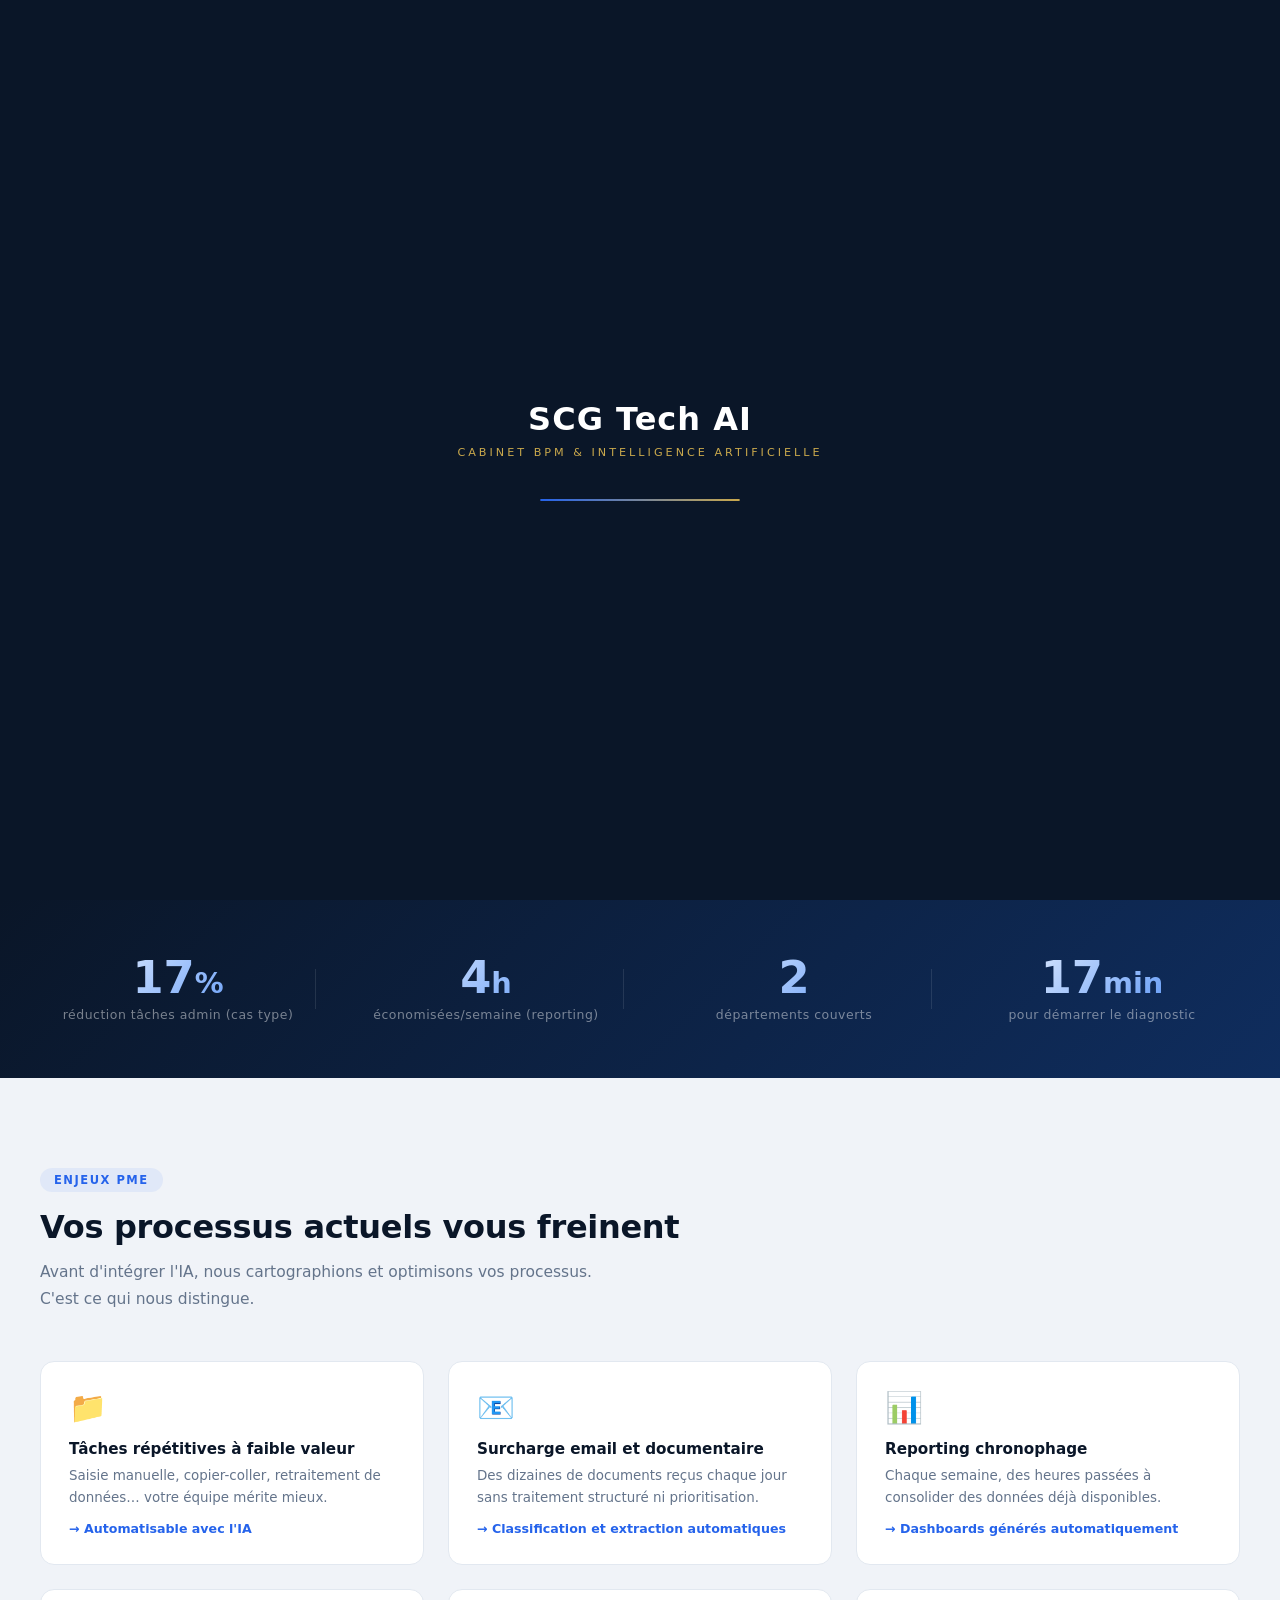
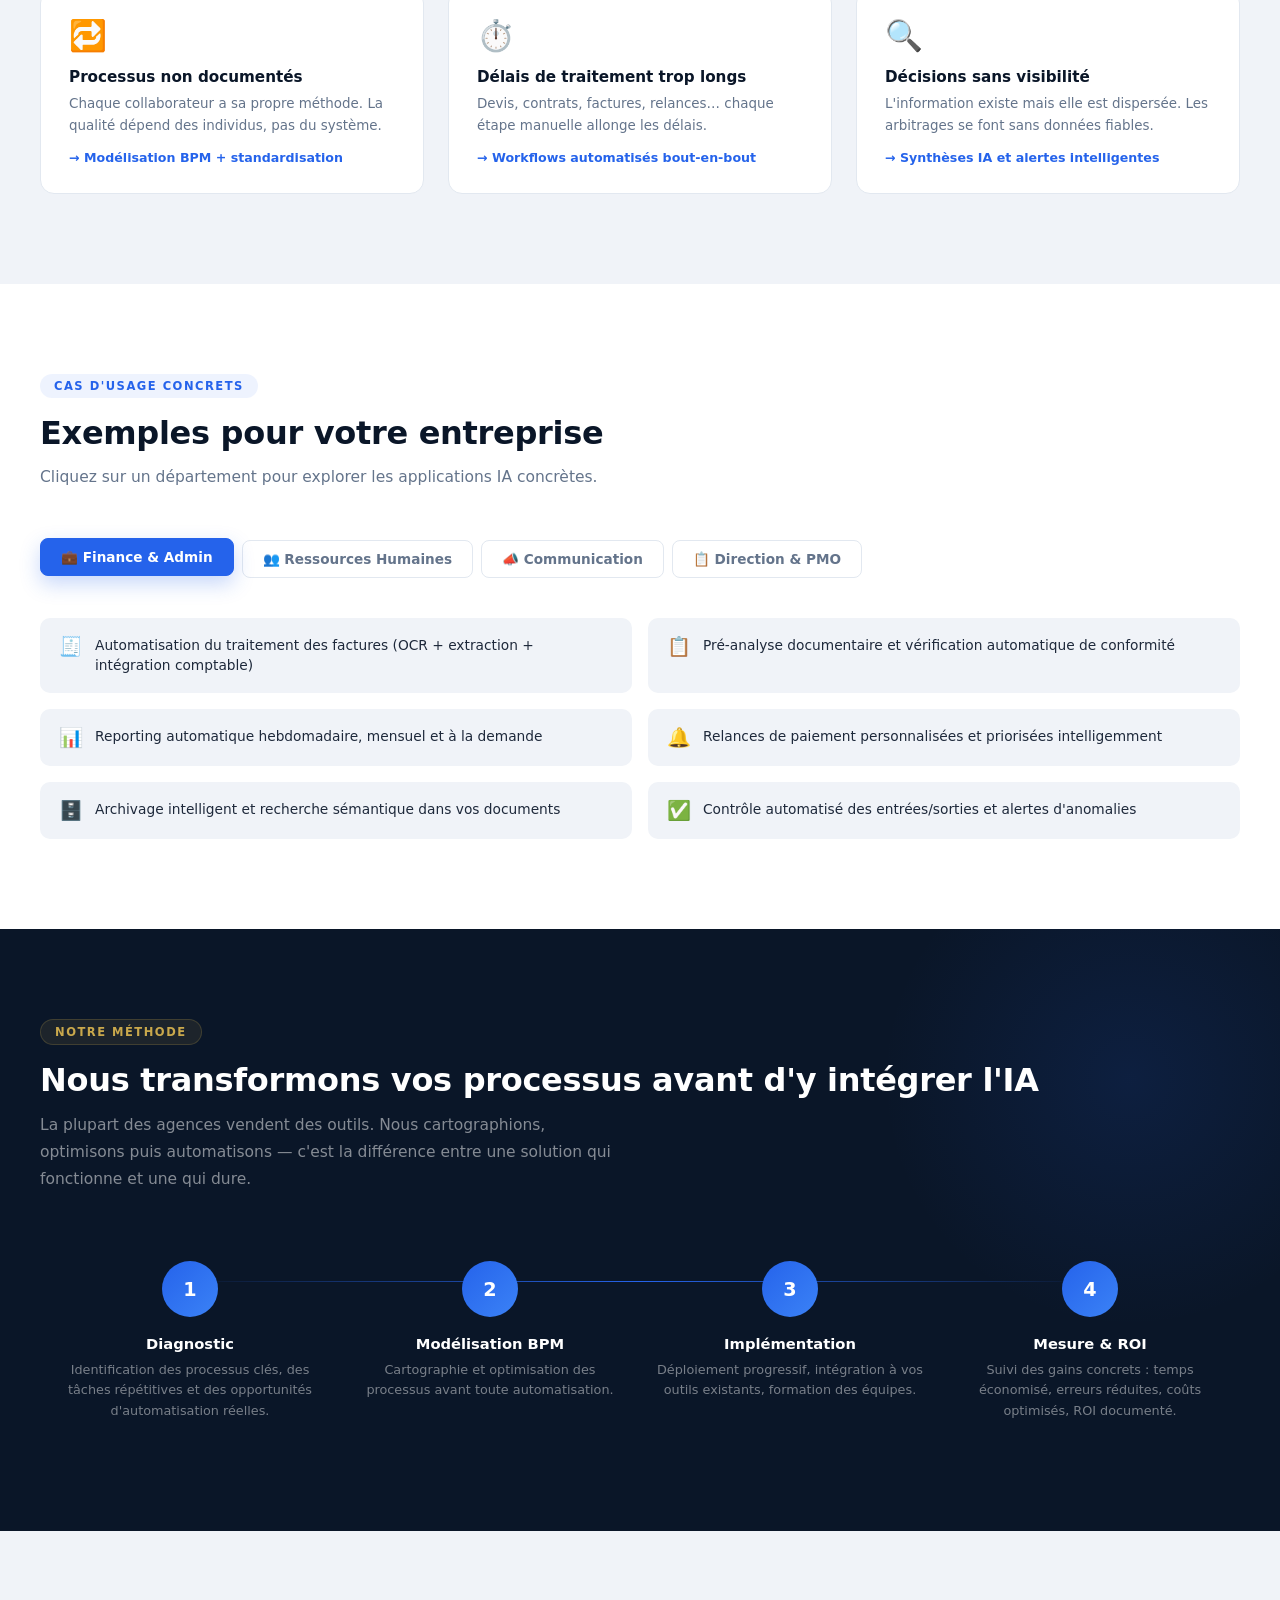
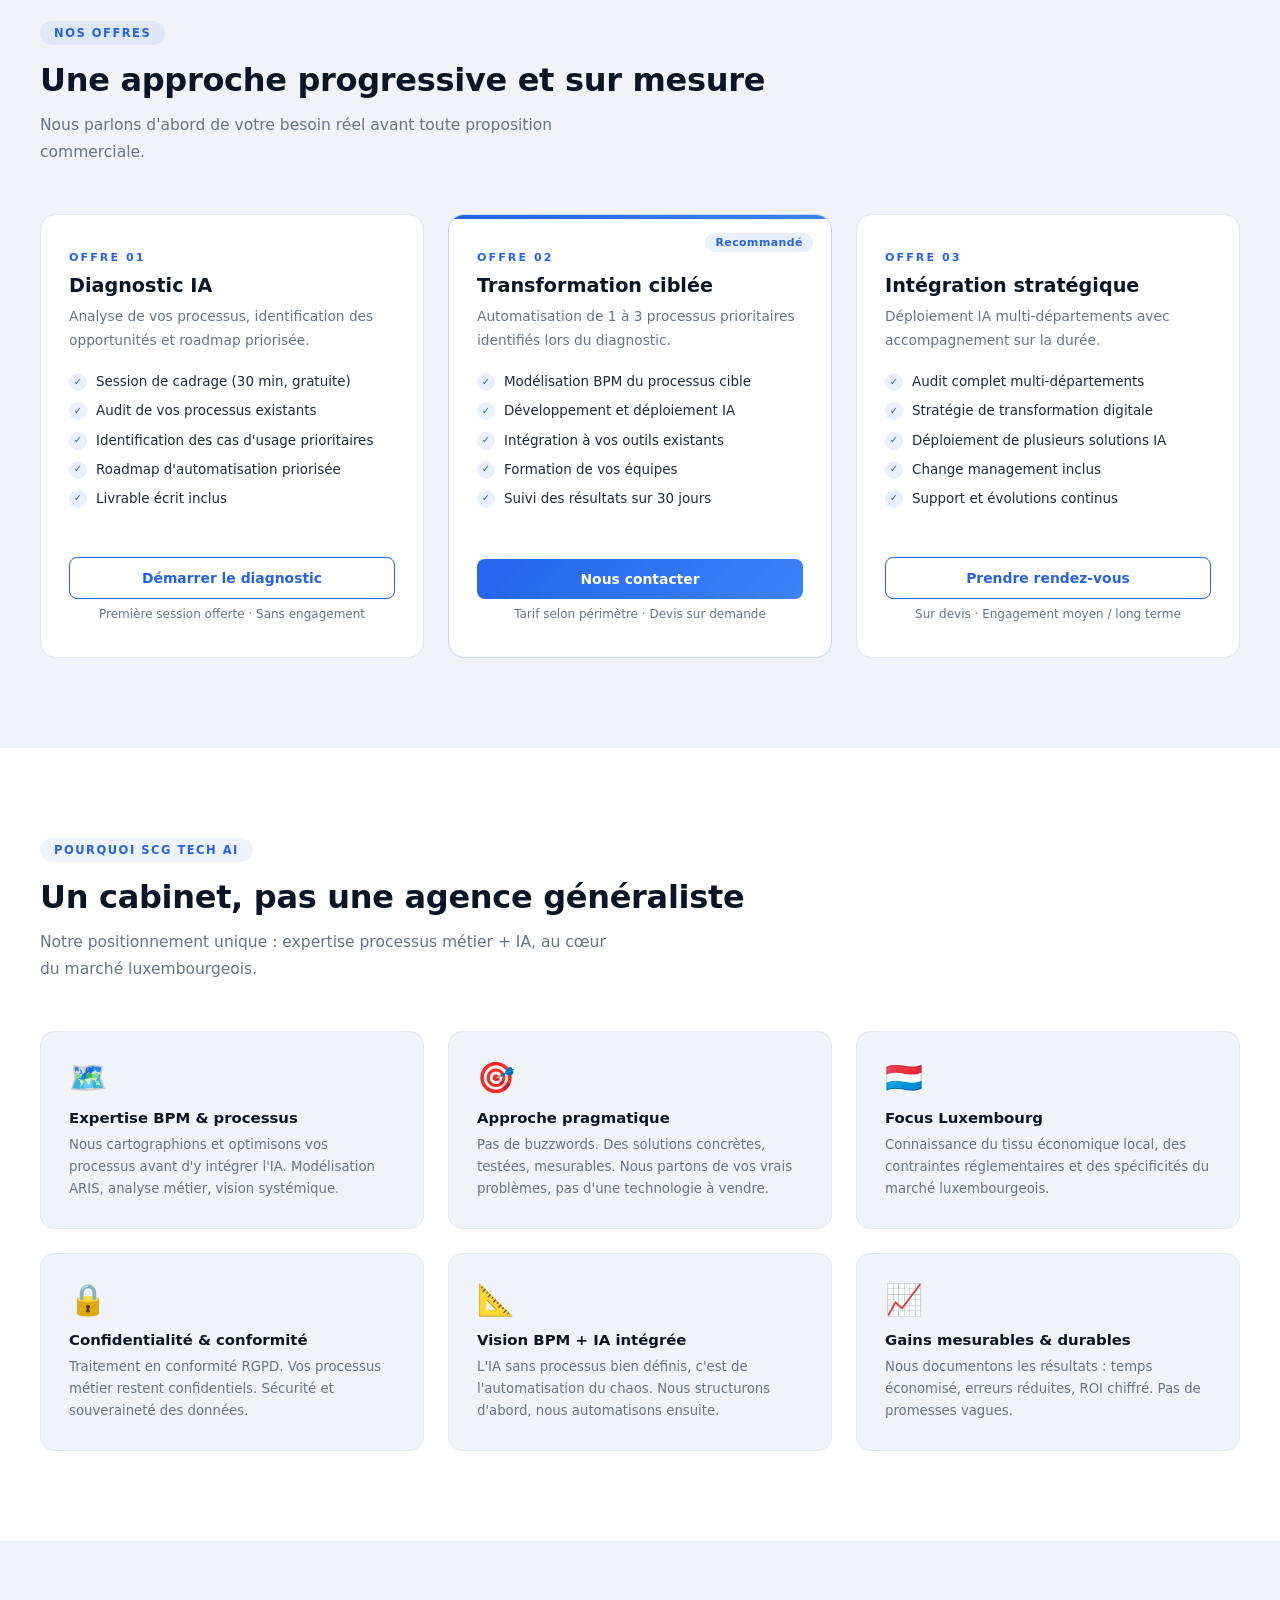
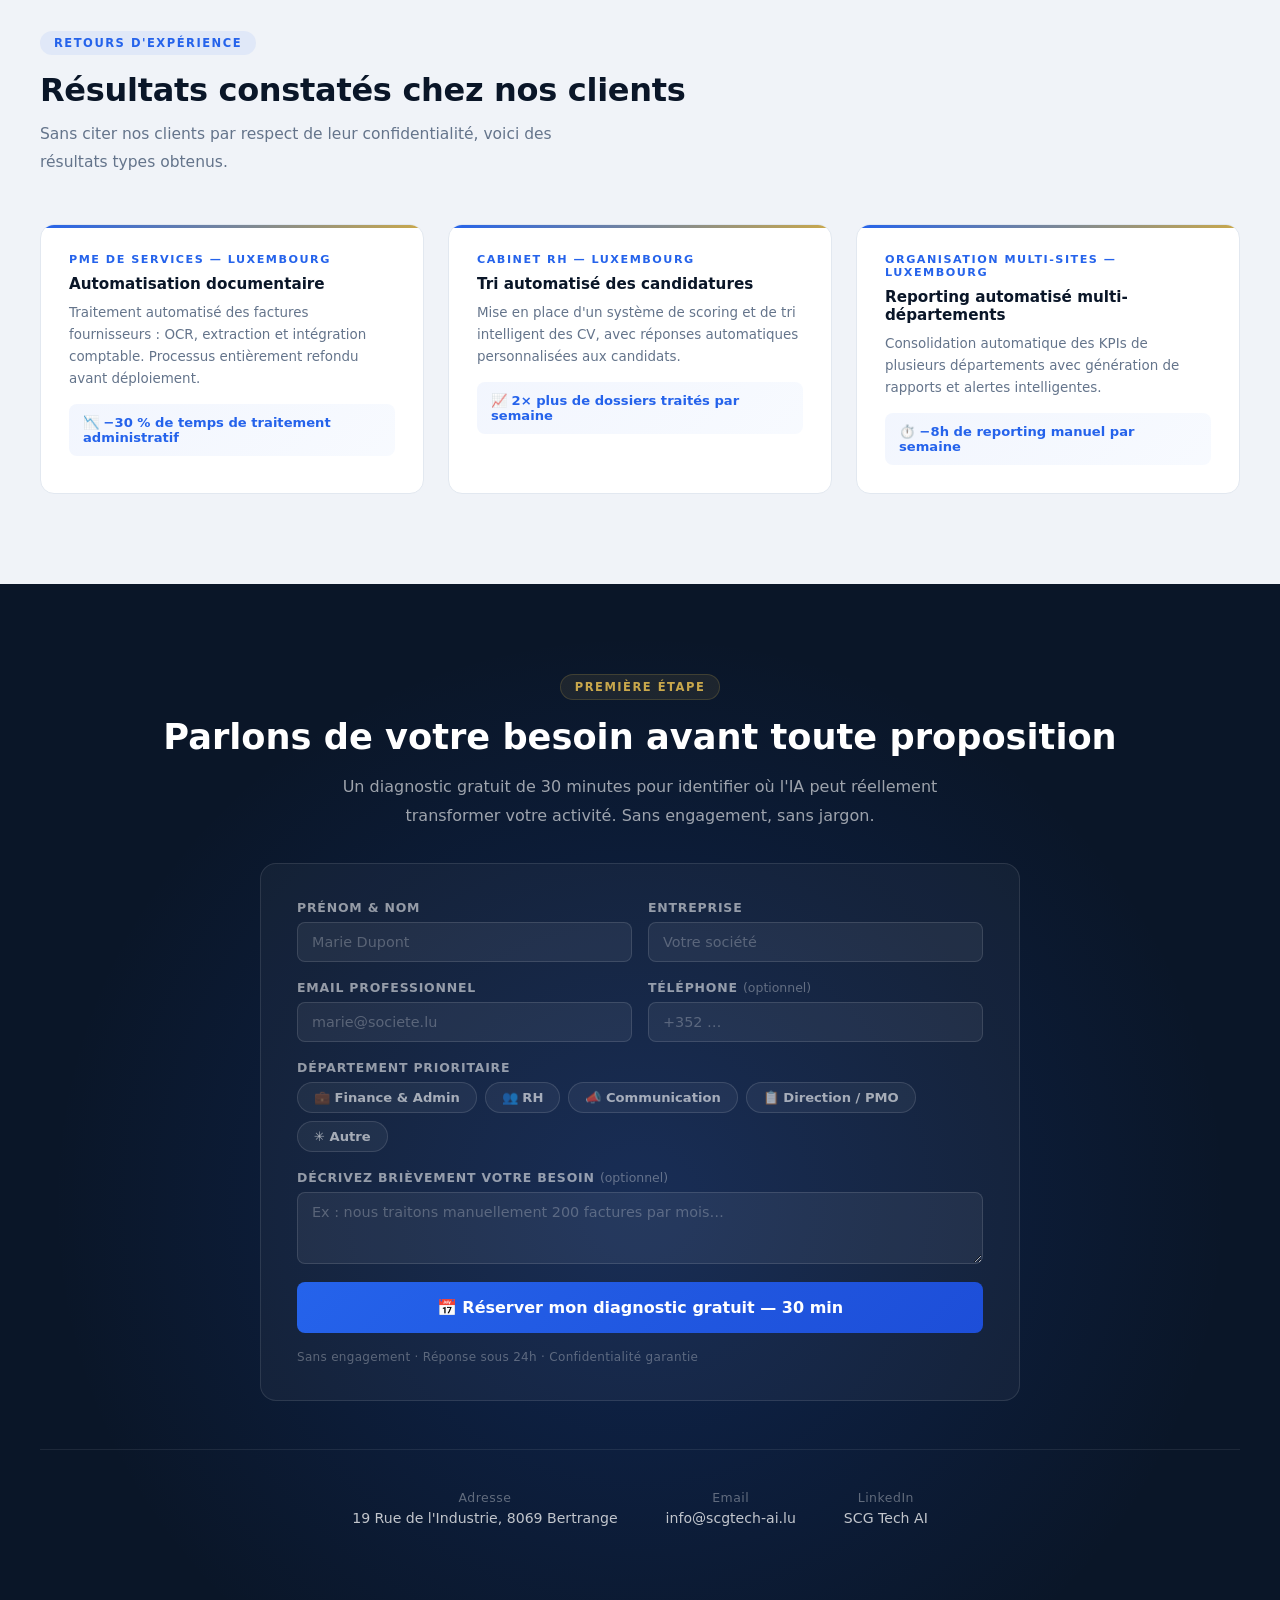
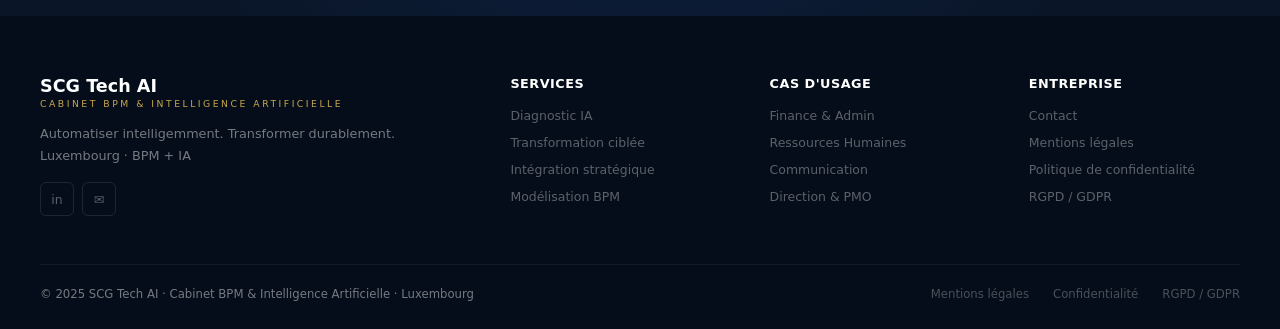
<file: index.html>
<!DOCTYPE html>
<html lang="fr">
<head>
<meta charset="UTF-8">
<meta name="viewport" content="width=device-width, initial-scale=1.0">
<title>SCG Tech AI — L'IA au service de vos processus métier | Luxembourg</title>
<style>
*{margin:0;padding:0;box-sizing:border-box}
:root{
  --navy:#0a1628;--blue:#0f2d5e;--accent:#2563eb;--accent2:#3b82f6;
  --gold:#c9a84c;--gray:#f0f3f8;--text:#1e293b;--muted:#64748b;--white:#fff;
}
html{scroll-behavior:smooth}
body{font-family:'Segoe UI',system-ui,sans-serif;color:var(--text);overflow-x:hidden;background:var(--white)}

/* LOADER */
#loader{position:fixed;inset:0;background:var(--navy);z-index:99999;display:flex;flex-direction:column;align-items:center;justify-content:center;transition:opacity .6s,visibility .6s}
#loader.hide{opacity:0;visibility:hidden}
.loader-logo{font-size:2rem;font-weight:900;color:var(--white);letter-spacing:1px;margin-bottom:8px;animation:pulse 1s ease-in-out infinite}
.loader-sub{font-size:.7rem;color:var(--gold);letter-spacing:3px;text-transform:uppercase;margin-bottom:40px}
.loader-bar-wrap{width:200px;height:2px;background:rgba(255,255,255,.1);border-radius:2px;overflow:hidden}
.loader-bar{height:100%;width:0;background:linear-gradient(90deg,var(--accent),var(--gold));border-radius:2px;transition:width .05s linear}
@keyframes pulse{0%,100%{opacity:.7}50%{opacity:1}}

/* CURSOR */
.cur{width:10px;height:10px;background:var(--accent);border-radius:50%;position:fixed;pointer-events:none;z-index:9999;transition:transform .12s,background .2s;transform:translate(-50%,-50%)}
.cur-ring{width:32px;height:32px;border:1.5px solid rgba(37,99,235,.5);border-radius:50%;position:fixed;pointer-events:none;z-index:9998;transform:translate(-50%,-50%);transition:width .2s,height .2s,border-color .2s}
.cur.hov{transform:translate(-50%,-50%) scale(2.5);background:var(--gold)}
.cur-ring.hov{width:48px;height:48px;border-color:rgba(201,168,76,.6)}

/* LANG SWITCHER */
.lang-switch{display:flex;gap:4px;align-items:center}
.lang-btn{background:transparent;border:1px solid rgba(255,255,255,.2);color:rgba(255,255,255,.6);padding:5px 10px;border-radius:5px;font-size:.78rem;font-weight:700;cursor:pointer;transition:all .25s;letter-spacing:.5px;font-family:inherit}
.lang-btn.active{background:var(--gold);border-color:var(--gold);color:var(--navy)}
.lang-btn:not(.active):hover{border-color:rgba(255,255,255,.5);color:var(--white)}

/* HEADER */
header{position:fixed;top:0;width:100%;z-index:1000;transition:all .5s}
header.scrolled{background:rgba(10,22,40,.96);backdrop-filter:blur(20px);border-bottom:1px solid rgba(255,255,255,.06)}
nav{max-width:1200px;margin:0 auto;padding:0 40px;display:flex;justify-content:space-between;align-items:center;height:72px;gap:1rem}
.logo{display:flex;flex-direction:column;line-height:1.15}
.logo-main{font-size:1.2rem;font-weight:900;color:var(--white);letter-spacing:.5px}
.logo-sub{font-size:.58rem;color:var(--gold);letter-spacing:2.5px;text-transform:uppercase}
.nav-links{display:flex;list-style:none;gap:1.5rem}
.nav-links a{color:rgba(255,255,255,.65);text-decoration:none;font-size:.85rem;font-weight:500;position:relative;transition:color .2s}
.nav-links a::after{content:'';position:absolute;bottom:-4px;left:0;width:0;height:1px;background:var(--gold);transition:width .35s}
.nav-links a:hover{color:var(--white)}
.nav-links a:hover::after{width:100%}
.nav-right{display:flex;align-items:center;gap:12px}
.nav-cta{background:var(--accent);color:var(--white);padding:9px 18px;border-radius:6px;font-size:.82rem;font-weight:700;text-decoration:none;transition:all .3s;white-space:nowrap}
.nav-cta:hover{box-shadow:0 6px 20px rgba(37,99,235,.5);transform:translateY(-1px)}

/* HERO */
.hero{min-height:100vh;background:var(--navy);position:relative;display:flex;align-items:center;overflow:hidden}
canvas#ptc{position:absolute;inset:0}
.hero-grid{position:absolute;inset:0;background-image:linear-gradient(rgba(37,99,235,.04) 1px,transparent 1px),linear-gradient(90deg,rgba(37,99,235,.04) 1px,transparent 1px);background-size:64px 64px;animation:gridDrift 25s linear infinite}
@keyframes gridDrift{to{transform:translateY(64px)}}
.hero-orb1{position:absolute;width:700px;height:700px;background:radial-gradient(circle,rgba(37,99,235,.18) 0%,transparent 65%);top:-200px;right:-150px;animation:orbFloat 7s ease-in-out infinite}
.hero-orb2{position:absolute;width:400px;height:400px;background:radial-gradient(circle,rgba(201,168,76,.08) 0%,transparent 65%);bottom:-100px;left:50px;animation:orbFloat 9s ease-in-out infinite reverse}
@keyframes orbFloat{0%,100%{transform:translate(0,0) scale(1)}50%{transform:translate(20px,-30px) scale(1.05)}}
.hero-inner{max-width:1200px;margin:0 auto;padding:0 40px;position:relative;z-index:2;display:grid;grid-template-columns:1fr 1fr;gap:4rem;align-items:center;width:100%}
.hero-badge{display:inline-flex;align-items:center;gap:8px;background:rgba(201,168,76,.1);border:1px solid rgba(201,168,76,.3);color:var(--gold);padding:7px 16px;border-radius:30px;font-size:.72rem;font-weight:700;letter-spacing:1.5px;text-transform:uppercase;margin-bottom:1.5rem}
.badge-dot{width:6px;height:6px;background:var(--gold);border-radius:50%;animation:blink 1.5s infinite}
@keyframes blink{0%,100%{opacity:1}50%{opacity:.2}}
.hero h1{font-size:3rem;font-weight:900;color:var(--white);line-height:1.15;margin-bottom:1.2rem;letter-spacing:-.5px}
.typed-text{color:transparent;background:linear-gradient(135deg,var(--accent2),var(--gold));-webkit-background-clip:text;-webkit-text-fill-color:transparent;background-clip:text}
.typed-cursor{color:var(--gold);animation:blink 1s infinite;font-weight:300}
.hero-sub{font-size:1rem;color:rgba(255,255,255,.65);margin-bottom:1.5rem;line-height:1.8;max-width:460px}
.hero-intro{background:rgba(255,255,255,.04);border-left:2px solid var(--gold);padding:14px 18px;border-radius:0 8px 8px 0;margin-bottom:2rem;font-size:.86rem;color:rgba(255,255,255,.68);line-height:1.8;max-width:480px}
.hero-btns{display:flex;gap:12px;flex-wrap:wrap}
.btn-p{background:linear-gradient(135deg,var(--accent),#1d4ed8);color:var(--white);padding:14px 26px;border-radius:8px;font-weight:700;font-size:.9rem;text-decoration:none;transition:all .3s;position:relative;overflow:hidden;display:inline-flex;align-items:center;gap:8px;border:none;cursor:pointer;font-family:inherit}
.btn-p:hover{transform:translateY(-3px);box-shadow:0 14px 36px rgba(37,99,235,.45)}
.btn-o{background:transparent;color:var(--white);padding:14px 26px;border-radius:8px;border:1px solid rgba(255,255,255,.25);font-weight:600;font-size:.9rem;text-decoration:none;transition:all .3s}
.btn-o:hover{border-color:var(--gold);color:var(--gold);transform:translateY(-3px)}
.hero-cards{display:flex;flex-direction:column;gap:10px}
.hc{background:rgba(255,255,255,.04);border:1px solid rgba(255,255,255,.07);border-radius:12px;padding:14px 18px;display:flex;align-items:center;gap:14px;cursor:default;position:relative;overflow:hidden;transition:all .4s}
.hc::before{content:'';position:absolute;left:0;top:0;bottom:0;width:3px;background:linear-gradient(to bottom,var(--accent),var(--gold));transform:scaleY(0);transition:transform .4s;transform-origin:bottom}
.hc:hover::before{transform:scaleY(1)}
.hc:hover{background:rgba(37,99,235,.1);border-color:rgba(37,99,235,.3);transform:translateX(6px)}
.hc-ico{font-size:1.3rem;min-width:28px;text-align:center}
.hc-t{font-weight:700;color:var(--white);font-size:.87rem;margin-bottom:2px}
.hc-d{font-size:.75rem;color:rgba(255,255,255,.45);line-height:1.4}
.hero-scroll{position:absolute;bottom:32px;left:50%;transform:translateX(-50%);display:flex;flex-direction:column;align-items:center;gap:6px;color:rgba(255,255,255,.25);font-size:.68rem;letter-spacing:1.5px;text-transform:uppercase;z-index:2;cursor:pointer;transition:color .3s}
.hero-scroll:hover{color:rgba(255,255,255,.5)}
.scroll-mouse{width:22px;height:36px;border:1.5px solid rgba(255,255,255,.2);border-radius:20px;position:relative}
.scroll-dot{width:4px;height:4px;background:rgba(255,255,255,.4);border-radius:50%;position:absolute;top:8px;left:50%;transform:translateX(-50%);animation:scrollDot 2s ease-in-out infinite}
@keyframes scrollDot{0%{opacity:1;transform:translateX(-50%) translateY(0)}100%{opacity:0;transform:translateX(-50%) translateY(14px)}}

/* COUNTERS */
.counters{background:linear-gradient(135deg,var(--navy),var(--blue));padding:56px 40px}
.counters-in{max-width:1200px;margin:0 auto;display:grid;grid-template-columns:repeat(4,1fr);gap:2rem;text-align:center}
.cnt{position:relative}
.cnt::after{content:'';position:absolute;top:50%;right:0;width:1px;height:40px;transform:translateY(-50%);background:rgba(255,255,255,.1)}
.cnt:last-child::after{display:none}
.cnt-val{font-size:2.8rem;font-weight:900;line-height:1;margin-bottom:6px;background:linear-gradient(135deg,var(--white),var(--accent2));-webkit-background-clip:text;-webkit-text-fill-color:transparent;background-clip:text}
.cnt-suf{font-size:1.8rem}
.cnt-lbl{font-size:.78rem;color:rgba(255,255,255,.45);letter-spacing:.5px}

/* SECTION */
section{padding:90px 40px}
.si{max-width:1200px;margin:0 auto}
.stag{display:inline-block;background:rgba(37,99,235,.08);color:var(--accent);padding:5px 14px;border-radius:20px;font-size:.72rem;font-weight:700;letter-spacing:1.5px;text-transform:uppercase;margin-bottom:1rem}
.stit{font-size:2rem;font-weight:900;color:var(--navy);margin-bottom:.8rem;letter-spacing:-.3px}
.sdesc{font-size:.97rem;color:var(--muted);max-width:580px;line-height:1.75;margin-bottom:3rem}

/* PROBLEMS */
.problems{background:var(--gray)}
.pg{display:grid;grid-template-columns:repeat(3,1fr);gap:1.5rem}
.pc{background:var(--white);border-radius:14px;padding:28px;border:1px solid #e2e8f0;transition:all .4s;cursor:default;position:relative;overflow:hidden}
.pc-line{position:absolute;bottom:0;left:0;right:0;height:3px;background:linear-gradient(90deg,var(--accent),var(--accent2));transform:scaleX(0);transition:transform .45s;transform-origin:left}
.pc:hover .pc-line{transform:scaleX(1)}
.pc:hover{transform:translateY(-6px);box-shadow:0 20px 48px rgba(15,31,61,.1)}
.pc-ico{font-size:1.9rem;margin-bottom:14px;display:block;transition:transform .3s}
.pc:hover .pc-ico{transform:scale(1.18) rotate(-5deg)}
.pc h3{font-size:.95rem;font-weight:800;color:var(--navy);margin-bottom:7px}
.pc p{font-size:.84rem;color:var(--muted);line-height:1.65;margin-bottom:12px}
.pc-sol{font-size:.79rem;font-weight:700;color:var(--accent)}

/* TABS */
.usecases{background:var(--white)}
.tabs{display:flex;gap:8px;margin-bottom:2.5rem;flex-wrap:wrap}
.tab{padding:10px 20px;border-radius:8px;border:1.5px solid #e2e8f0;font-size:.85rem;font-weight:600;cursor:pointer;transition:all .3s;background:var(--white);color:var(--muted);font-family:inherit}
.tab.active{background:var(--accent);color:var(--white);border-color:var(--accent);box-shadow:0 8px 20px rgba(37,99,235,.25);transform:translateY(-2px)}
.tab:not(.active):hover{border-color:var(--accent);color:var(--accent);transform:translateY(-2px)}
.tab-panel{display:none;animation:tabIn .35s ease}
.tab-panel.active{display:grid;grid-template-columns:1fr 1fr;gap:1rem}
@keyframes tabIn{from{opacity:0;transform:translateY(8px)}to{opacity:1;transform:translateY(0)}}
.uci{background:var(--gray);border-radius:10px;padding:16px 18px;display:flex;align-items:flex-start;gap:12px;border:1px solid transparent;transition:all .35s;cursor:default}
.uci:hover{background:rgba(37,99,235,.05);border-color:rgba(37,99,235,.15);transform:translateX(5px)}
.uci-ico{font-size:1.2rem;min-width:24px}
.uci-txt{font-size:.86rem;color:var(--text);line-height:1.5;font-weight:500}

/* METHODOLOGY */
.methodology{background:var(--navy);position:relative;overflow:hidden}
.mgl{position:absolute;width:500px;height:500px;background:radial-gradient(circle,rgba(37,99,235,.12) 0%,transparent 70%);top:-100px;right:-100px;pointer-events:none}
.methodology .stag{background:rgba(201,168,76,.1);color:var(--gold);border:1px solid rgba(201,168,76,.2)}
.methodology .stit{color:var(--white)}
.methodology .sdesc{color:rgba(255,255,255,.5)}
.steps{display:grid;grid-template-columns:repeat(4,1fr);gap:0;position:relative}
.steps-line{position:absolute;top:40px;left:12%;right:12%;height:1px;background:linear-gradient(90deg,transparent,rgba(37,99,235,.5),var(--accent),rgba(37,99,235,.5),transparent)}
.stp{text-align:center;padding:20px 16px;position:relative;z-index:1;cursor:default}
.stp-n{width:56px;height:56px;background:linear-gradient(135deg,var(--accent),var(--accent2));color:var(--white);border-radius:50%;display:flex;align-items:center;justify-content:center;font-size:1.2rem;font-weight:900;margin:0 auto 18px;transition:all .35s;box-shadow:0 0 0 0 rgba(37,99,235,.3)}
.stp:hover .stp-n{box-shadow:0 0 0 12px rgba(37,99,235,.15);transform:scale(1.12)}
.stp h3{font-size:.92rem;font-weight:800;color:var(--white);margin-bottom:8px}
.stp p{font-size:.8rem;color:rgba(255,255,255,.45);line-height:1.6}

/* OFFERS */
.offers{background:var(--gray)}
.og{display:grid;grid-template-columns:repeat(3,1fr);gap:1.5rem}
.ofc{background:var(--white);border-radius:16px;padding:36px 28px;border:1px solid #e2e8f0;transition:all .45s;position:relative;overflow:hidden;display:flex;flex-direction:column}
.ofc-top-bar{position:absolute;top:0;left:0;right:0;height:4px;background:linear-gradient(90deg,var(--accent),var(--accent2));transform:scaleX(0);transition:transform .4s;transform-origin:left}
.ofc.feat .ofc-top-bar,.ofc:hover .ofc-top-bar{transform:scaleX(1)}
.ofc.feat{border-color:rgba(37,99,235,.25);border-width:1.5px}
.ofc:hover{transform:translateY(-8px);box-shadow:0 28px 60px rgba(15,31,61,.12)}
.feat-badge{position:absolute;top:18px;right:18px;background:rgba(37,99,235,.1);color:var(--accent);font-size:.68rem;font-weight:700;padding:3px 10px;border-radius:20px;letter-spacing:.5px}
.ofc-num{font-size:.7rem;font-weight:700;color:var(--accent);letter-spacing:2px;text-transform:uppercase;margin-bottom:10px}
.ofc h3{font-size:1.2rem;font-weight:900;color:var(--navy);margin-bottom:8px}
.ofc-desc{font-size:.86rem;color:var(--muted);margin-bottom:20px;line-height:1.7}
.ofc-feats{list-style:none;display:flex;flex-direction:column;gap:9px;margin-bottom:auto;padding-bottom:24px}
.ofc-feats li{font-size:.84rem;color:var(--text);display:flex;align-items:flex-start;gap:9px;line-height:1.5}
.fchk{width:18px;height:18px;min-width:18px;background:rgba(37,99,235,.1);border-radius:50%;display:flex;align-items:center;justify-content:center;font-size:.62rem;color:var(--accent);font-weight:700;margin-top:1px}
.obtn{display:block;text-align:center;padding:12px;border-radius:8px;font-weight:700;font-size:.87rem;text-decoration:none;transition:all .3s;margin-top:24px}
.obtn-o{border:1.5px solid var(--accent);color:var(--accent)}
.obtn-o:hover{background:var(--accent);color:var(--white)}
.obtn-f{background:linear-gradient(135deg,var(--accent),var(--accent2));color:var(--white)}
.obtn-f:hover{transform:translateY(-2px);box-shadow:0 8px 24px rgba(37,99,235,.35)}
.onote{font-size:.75rem;color:var(--muted);text-align:center;margin-top:8px}

/* WHY */
.why{background:var(--white)}
.wg{display:grid;grid-template-columns:repeat(3,1fr);gap:1.5rem}
.wc{padding:28px;border-radius:14px;background:var(--gray);border:1px solid #e2e8f0;transition:all .4s;cursor:default;overflow:hidden;position:relative}
.wc::after{content:'';position:absolute;inset:0;background:linear-gradient(135deg,rgba(37,99,235,.05),transparent);opacity:0;transition:opacity .4s}
.wc:hover::after{opacity:1}
.wc:hover{transform:translateY(-5px);box-shadow:0 16px 40px rgba(15,31,61,.08);border-color:rgba(37,99,235,.2)}
.wc-ico{font-size:1.9rem;margin-bottom:13px;display:block;transition:transform .3s;position:relative;z-index:1}
.wc:hover .wc-ico{transform:scale(1.2) rotate(-6deg)}
.wc h3{font-size:.93rem;font-weight:800;color:var(--navy);margin-bottom:7px;position:relative;z-index:1}
.wc p{font-size:.83rem;color:var(--muted);line-height:1.65;position:relative;z-index:1}

/* CASES */
.cases{background:var(--gray)}
.cg{display:grid;grid-template-columns:repeat(3,1fr);gap:1.5rem}
.cc{background:var(--white);border-radius:14px;padding:28px;border:1px solid #e2e8f0;transition:all .4s;overflow:hidden;position:relative}
.cc-line{position:absolute;top:0;left:0;right:0;height:3px;background:linear-gradient(90deg,var(--accent),var(--gold))}
.cc:hover{transform:translateY(-6px);box-shadow:0 20px 50px rgba(15,31,61,.1)}
.cc-sec{font-size:.7rem;font-weight:700;color:var(--accent);letter-spacing:1.5px;text-transform:uppercase;margin-bottom:9px}
.cc h3{font-size:.95rem;font-weight:800;color:var(--navy);margin-bottom:9px}
.cc p{font-size:.84rem;color:var(--muted);line-height:1.65}
.cc-res{margin-top:14px;background:linear-gradient(135deg,rgba(37,99,235,.06),rgba(59,130,246,.04));border-radius:8px;padding:11px 14px;font-size:.82rem;color:var(--accent);font-weight:700;display:flex;align-items:center;gap:8px}

/* CTA / FORM */
.cta-f{background:var(--navy);position:relative;overflow:hidden;text-align:center}
.cta-bg-glow{position:absolute;inset:0;background:radial-gradient(ellipse at 50% 60%,rgba(37,99,235,.2) 0%,transparent 65%)}
.cta-f h2{font-size:2.2rem;font-weight:900;color:var(--white);margin-bottom:1rem;position:relative;z-index:1}
.cta-f>div>p{font-size:1rem;color:rgba(255,255,255,.6);max-width:600px;margin:0 auto 2rem;line-height:1.8;position:relative;z-index:1}
.cta-contacts{display:flex;justify-content:center;gap:3rem;flex-wrap:wrap;padding-top:2.5rem;border-top:1px solid rgba(255,255,255,.08);position:relative;z-index:1;margin-top:3rem}
.ctact{display:flex;flex-direction:column;align-items:center;gap:5px}
.ctact span{font-size:.78rem;color:rgba(255,255,255,.35);letter-spacing:.5px}
.ctact a{font-size:.88rem;color:rgba(255,255,255,.75);text-decoration:none;font-weight:500;transition:color .2s}
.ctact a:hover{color:var(--white)}
.diag-form{background:rgba(255,255,255,.04);border:1px solid rgba(255,255,255,.1);border-radius:16px;padding:36px;margin:0 auto 2rem;max-width:760px;text-align:left;position:relative;z-index:1}
.form-grid{display:flex;flex-direction:column;gap:18px}
.fg-row{display:grid;grid-template-columns:1fr 1fr;gap:16px}
.fi-wrap{display:flex;flex-direction:column;gap:7px}
.fi-wrap label{font-size:.78rem;font-weight:700;color:rgba(255,255,255,.55);letter-spacing:.8px;text-transform:uppercase}
.fi-wrap .opt{font-weight:400;text-transform:none;letter-spacing:0;opacity:.6}
.fi-wrap input,.fi-wrap textarea{background:rgba(255,255,255,.06);border:1px solid rgba(255,255,255,.12);border-radius:8px;padding:11px 14px;color:var(--white);font-size:.9rem;font-family:inherit;transition:all .3s;outline:none;resize:vertical}
.fi-wrap input::placeholder,.fi-wrap textarea::placeholder{color:rgba(255,255,255,.25)}
.fi-wrap input:focus,.fi-wrap textarea:focus{border-color:rgba(37,99,235,.6);background:rgba(37,99,235,.08);box-shadow:0 0 0 3px rgba(37,99,235,.15)}
.dept-chips{display:flex;flex-wrap:wrap;gap:8px}
.chip{background:rgba(255,255,255,.05);border:1px solid rgba(255,255,255,.12);border-radius:30px;padding:7px 16px;color:rgba(255,255,255,.6);font-size:.82rem;font-weight:600;cursor:pointer;transition:all .25s;font-family:inherit}
.chip:hover{border-color:rgba(37,99,235,.5);color:var(--white)}
.chip.selected{background:rgba(37,99,235,.25);border-color:var(--accent);color:var(--white)}
.submit-btn{border:none;cursor:pointer;width:100%}
.form-note{font-size:.75rem;color:rgba(255,255,255,.3);text-align:center;margin-top:10px;letter-spacing:.3px}
.form-error{background:rgba(220,53,69,.15);border:1px solid rgba(220,53,69,.4);color:#ff8a8a;border-radius:8px;padding:10px 14px;font-size:.84rem;margin-bottom:10px;width:100%}
.diag-success{background:rgba(255,255,255,.04);border:1px solid rgba(37,99,235,.3);border-radius:16px;padding:48px 36px;margin:0 auto 2rem;max-width:600px;text-align:center;position:relative;z-index:1;animation:fadeUp .5s ease}
.success-ico{font-size:3rem;margin-bottom:16px}
.diag-success h3{font-size:1.5rem;font-weight:900;color:var(--white);margin-bottom:12px}
.diag-success p{font-size:.95rem;color:rgba(255,255,255,.65);line-height:1.7;margin-bottom:8px}
.diag-success a{color:var(--accent2);text-decoration:none}

/* FOOTER */
footer{background:#050d1a;color:rgba(255,255,255,.45);padding:60px 40px 28px}
.fi{max-width:1200px;margin:0 auto}
.fg{display:grid;grid-template-columns:2fr 1fr 1fr 1fr;gap:3rem;margin-bottom:3rem}
.flm{font-size:1.1rem;color:var(--white);font-weight:900;display:block;margin-bottom:2px}
.fls{font-size:.58rem;color:var(--gold);letter-spacing:2.5px;text-transform:uppercase;display:block;margin-bottom:14px}
.fb p{font-size:.8rem;line-height:1.7;margin-bottom:16px}
.fsoc{display:flex;gap:8px}
.soc{width:34px;height:34px;border:1px solid rgba(255,255,255,.1);border-radius:6px;display:flex;align-items:center;justify-content:center;color:rgba(255,255,255,.35);text-decoration:none;font-size:.78rem;transition:all .3s}
.soc:hover{border-color:var(--accent);color:var(--white);background:rgba(37,99,235,.15)}
.fc h4{color:var(--white);font-size:.8rem;font-weight:700;margin-bottom:14px;letter-spacing:.5px;text-transform:uppercase}
.fc ul{list-style:none;display:flex;flex-direction:column;gap:8px}
.fc li a{font-size:.78rem;color:rgba(255,255,255,.35);text-decoration:none;transition:all .25s}
.fc li a:hover{color:rgba(255,255,255,.8);padding-left:4px}
.fbot{border-top:1px solid rgba(255,255,255,.06);padding-top:22px;display:flex;justify-content:space-between;align-items:center;font-size:.73rem;flex-wrap:wrap;gap:10px}
.flegal{display:flex;gap:1.5rem}
.flegal a{color:rgba(255,255,255,.28);text-decoration:none;transition:color .2s}
.flegal a:hover{color:rgba(255,255,255,.6)}

/* ANIMATIONS */
.rv{opacity:0;transform:translateY(30px);transition:opacity .65s cubic-bezier(.23,1,.32,1),transform .65s cubic-bezier(.23,1,.32,1)}
.rv.show{opacity:1;transform:translateY(0)}
.rv-l{opacity:0;transform:translateX(-30px);transition:opacity .65s cubic-bezier(.23,1,.32,1),transform .65s cubic-bezier(.23,1,.32,1)}
.rv-l.show{opacity:1;transform:translateX(0)}
.rv-r{opacity:0;transform:translateX(30px);transition:opacity .65s cubic-bezier(.23,1,.32,1),transform .65s cubic-bezier(.23,1,.32,1)}
.rv-r.show{opacity:1;transform:translateX(0)}
@keyframes fadeUp{from{opacity:0;transform:translateY(24px)}to{opacity:1;transform:translateY(0)}}

/* RESPONSIVE */
@media(max-width:900px){
  .hero-inner,.tab-panel.active,.pg,.og,.wg,.cg{grid-template-columns:1fr 1fr}
  .hero-cards{display:none}
  .steps{grid-template-columns:1fr 1fr}.steps-line{display:none}
  .counters-in{grid-template-columns:1fr 1fr}
  .fg{grid-template-columns:1fr 1fr}
  .nav-links{display:none}
}
@media(max-width:600px){
  section{padding:70px 20px}
  .hero h1{font-size:2rem}
  .pg,.og,.wg,.cg,.tab-panel.active,.steps,.counters-in{grid-template-columns:1fr}
  .fg{grid-template-columns:1fr}
  nav{padding:0 20px}
  .fg-row{grid-template-columns:1fr}
  .diag-form{padding:22px}
}
</style>
  <link rel="stylesheet" href="mobile-fix.css" />
</head>
<body>

<!-- LOADER -->
<div id="loader">
  <div class="loader-logo">SCG Tech AI</div>
  <div class="loader-sub">Cabinet BPM & Intelligence Artificielle</div>
  <div class="loader-bar-wrap"><div class="loader-bar" id="lbar"></div></div>
</div>

<!-- CURSOR -->
<div class="cur" id="cur"></div>
<div class="cur-ring" id="curRing"></div>

<!-- HEADER -->
<header id="hdr">
  <nav>
    <div class="logo">
      <span class="logo-main">SCG Tech AI</span>
      <span class="logo-sub" data-fr="Cabinet BPM & Intelligence Artificielle" data-en="BPM & Artificial Intelligence Firm">Cabinet BPM & Intelligence Artificielle</span>
    </div>
    <ul class="nav-links">
      <li><a href="#problemes" data-fr="Enjeux" data-en="Challenges">Enjeux</a></li>
      <li><a href="#usecases" data-fr="Cas d'usage" data-en="Use Cases">Cas d'usage</a></li>
      <li><a href="#methodo" data-fr="Méthode" data-en="Method">Méthode</a></li>
      <li><a href="#offres" data-fr="Offres" data-en="Offers">Offres</a></li>
      <li><a href="#contact" data-fr="Contact" data-en="Contact">Contact</a></li>
    </ul>
    <div class="nav-right">
      <div class="lang-switch">
        <button class="lang-btn active" id="btnFR">FR</button>
        <button class="lang-btn" id="btnEN">EN</button>
      </div>
      <a href="#contact" class="nav-cta" data-fr="Diagnostic gratuit →" data-en="Free Diagnosis →">Diagnostic gratuit →</a>
    </div>
  </nav>
</header>

<!-- HERO -->
<section class="hero" id="accueil">
  <canvas id="ptc"></canvas>
  <div class="hero-grid"></div>
  <div class="hero-orb1"></div>
  <div class="hero-orb2"></div>
  <div class="hero-inner">
    <div>
      <div class="hero-badge"><span class="badge-dot"></span><span data-fr="🇱🇺 Luxembourg · BPM · IA" data-en="🇱🇺 Luxembourg · BPM · AI">🇱🇺 Luxembourg · BPM · IA</span></div>
      <h1><span data-fr="Automatisez vos" data-en="Automate your">Automatisez vos</span><br><span class="typed-text" id="typedTxt"></span><span class="typed-cursor">|</span></h1>
      <p class="hero-sub" data-fr="Réduisez les tâches répétitives, améliorez la productivité et structurez votre transformation digitale." data-en="Reduce repetitive tasks, improve productivity and structure your digital transformation.">Réduisez les tâches répétitives, améliorez la productivité et structurez votre transformation digitale.</p>
      <div class="hero-intro" data-fr="Chez SCG Tech AI, nous aidons les PME et organisations luxembourgeoises à moderniser leurs processus métier grâce à une approche combinant analyse métier, optimisation BPM et intelligence artificielle. Notre objectif : des gains mesurables, réalistes et durables." data-en="At SCG Tech AI, we help Luxembourg SMEs and organisations modernise their business processes through an approach combining business analysis, BPM optimisation and artificial intelligence. Our goal: measurable, realistic and lasting gains.">Chez SCG Tech AI, nous aidons les PME et organisations luxembourgeoises à moderniser leurs processus métier grâce à une approche combinant analyse métier, optimisation BPM et intelligence artificielle. Notre objectif : des gains mesurables, réalistes et durables.</div>
      <div class="hero-btns">
        <a href="#contact" class="btn-p" data-fr="📅 Diagnostic gratuit de 30 min" data-en="📅 Free 30-min Diagnosis">📅 Diagnostic gratuit de 30 min</a>
        <a href="#usecases" class="btn-o" data-fr="Voir les cas d'usage" data-en="See use cases">Voir les cas d'usage</a>
      </div>
    </div>
    <div class="hero-cards">
      <div class="hc"><div class="hc-ico">⚙️</div><div><div class="hc-t" data-fr="Réduire la charge administrative" data-en="Reduce administrative burden">Réduire la charge administrative</div><div class="hc-d" data-fr="Moins de saisie manuelle, moins d'erreurs, plus de temps utile." data-en="Less manual entry, fewer errors, more useful time.">Moins de saisie manuelle, moins d'erreurs, plus de temps utile.</div></div></div>
      <div class="hc"><div class="hc-ico">📧</div><div><div class="hc-t" data-fr="Automatiser emails & documents" data-en="Automate emails & documents">Automatiser emails & documents</div><div class="hc-d" data-fr="Traitement intelligent des flux documentaires entrants." data-en="Intelligent processing of incoming document flows.">Traitement intelligent des flux documentaires entrants.</div></div></div>
      <div class="hc"><div class="hc-ico">🔄</div><div><div class="hc-t" data-fr="Structurer les workflows internes" data-en="Structure internal workflows">Structurer les workflows internes</div><div class="hc-d" data-fr="Processus clairs, bien définis, avant toute automatisation." data-en="Clear, well-defined processes before any automation.">Processus clairs, bien définis, avant toute automatisation.</div></div></div>
      <div class="hc"><div class="hc-ico">🤝</div><div><div class="hc-t" data-fr="Optimiser la relation client" data-en="Optimise customer relations">Optimiser la relation client</div><div class="hc-d" data-fr="Réponses plus rapides, suivi automatisé, satisfaction renforcée." data-en="Faster responses, automated follow-up, improved satisfaction.">Réponses plus rapides, suivi automatisé, satisfaction renforcée.</div></div></div>
      <div class="hc"><div class="hc-ico">📊</div><div><div class="hc-t" data-fr="Accélérer la prise de décision" data-en="Accelerate decision-making">Accélérer la prise de décision</div><div class="hc-d" data-fr="Tableaux de bord IA, synthèses automatiques, alertes intelligentes." data-en="AI dashboards, automatic summaries, smart alerts.">Tableaux de bord IA, synthèses automatiques, alertes intelligentes.</div></div></div>
    </div>
  </div>
  <div class="hero-scroll" onclick="document.getElementById('counters').scrollIntoView({behavior:'smooth'})">
    <div class="scroll-mouse"><div class="scroll-dot"></div></div>
    <span data-fr="Découvrir" data-en="Discover">Découvrir</span>
  </div>
</section>

<!-- COUNTERS -->
<div class="counters" id="counters">
  <div class="counters-in">
    <div class="cnt"><div class="cnt-val"><span class="cv" data-t="30">0</span><span class="cnt-suf">%</span></div><div class="cnt-lbl" data-fr="réduction tâches admin (cas type)" data-en="admin task reduction (typical case)">réduction tâches admin (cas type)</div></div>
    <div class="cnt"><div class="cnt-val"><span class="cv" data-t="8">0</span><span class="cnt-suf">h</span></div><div class="cnt-lbl" data-fr="économisées/semaine (reporting)" data-en="saved/week (reporting)">économisées/semaine (reporting)</div></div>
    <div class="cnt"><div class="cnt-val"><span class="cv" data-t="4">0</span></div><div class="cnt-lbl" data-fr="départements couverts" data-en="departments covered">départements couverts</div></div>
    <div class="cnt"><div class="cnt-val"><span class="cv" data-t="30">0</span><span class="cnt-suf">min</span></div><div class="cnt-lbl" data-fr="pour démarrer le diagnostic" data-en="to start the diagnosis">pour démarrer le diagnostic</div></div>
  </div>
</div>

<!-- PROBLÈMES -->
<section class="problems" id="problemes">
  <div class="si">
    <span class="stag rv" data-fr="Enjeux PME" data-en="SME Challenges">Enjeux PME</span>
    <h2 class="stit rv" data-fr="Vos processus actuels vous freinent" data-en="Your current processes are holding you back">Vos processus actuels vous freinent</h2>
    <p class="sdesc rv" data-fr="Avant d'intégrer l'IA, nous cartographions et optimisons vos processus. C'est ce qui nous distingue." data-en="Before integrating AI, we map and optimise your processes. That's what sets us apart.">Avant d'intégrer l'IA, nous cartographions et optimisons vos processus. C'est ce qui nous distingue.</p>
    <div class="pg">
      <div class="pc rv"><div class="pc-line"></div><span class="pc-ico">📁</span><h3 data-fr="Tâches répétitives à faible valeur" data-en="Low-value repetitive tasks">Tâches répétitives à faible valeur</h3><p data-fr="Saisie manuelle, copier-coller, retraitement de données… votre équipe mérite mieux." data-en="Manual entry, copy-paste, data reprocessing… your team deserves better.">Saisie manuelle, copier-coller, retraitement de données… votre équipe mérite mieux.</p><div class="pc-sol" data-fr="→ Automatisable avec l'IA" data-en="→ Automatable with AI">→ Automatisable avec l'IA</div></div>
      <div class="pc rv"><div class="pc-line"></div><span class="pc-ico">📧</span><h3 data-fr="Surcharge email et documentaire" data-en="Email and document overload">Surcharge email et documentaire</h3><p data-fr="Des dizaines de documents reçus chaque jour sans traitement structuré ni prioritisation." data-en="Dozens of documents received daily with no structured processing or prioritisation.">Des dizaines de documents reçus chaque jour sans traitement structuré ni prioritisation.</p><div class="pc-sol" data-fr="→ Classification et extraction automatiques" data-en="→ Automatic classification and extraction">→ Classification et extraction automatiques</div></div>
      <div class="pc rv"><div class="pc-line"></div><span class="pc-ico">📊</span><h3 data-fr="Reporting chronophage" data-en="Time-consuming reporting">Reporting chronophage</h3><p data-fr="Chaque semaine, des heures passées à consolider des données déjà disponibles." data-en="Every week, hours spent consolidating already available data.">Chaque semaine, des heures passées à consolider des données déjà disponibles.</p><div class="pc-sol" data-fr="→ Dashboards générés automatiquement" data-en="→ Automatically generated dashboards">→ Dashboards générés automatiquement</div></div>
      <div class="pc rv"><div class="pc-line"></div><span class="pc-ico">🔁</span><h3 data-fr="Processus non documentés" data-en="Undocumented processes">Processus non documentés</h3><p data-fr="Chaque collaborateur a sa propre méthode. La qualité dépend des individus, pas du système." data-en="Every employee has their own method. Quality depends on individuals, not the system.">Chaque collaborateur a sa propre méthode. La qualité dépend des individus, pas du système.</p><div class="pc-sol" data-fr="→ Modélisation BPM + standardisation" data-en="→ BPM modelling + standardisation">→ Modélisation BPM + standardisation</div></div>
      <div class="pc rv"><div class="pc-line"></div><span class="pc-ico">⏱️</span><h3 data-fr="Délais de traitement trop longs" data-en="Processing delays too long">Délais de traitement trop longs</h3><p data-fr="Devis, contrats, factures, relances… chaque étape manuelle allonge les délais." data-en="Quotes, contracts, invoices, follow-ups… each manual step adds delays.">Devis, contrats, factures, relances… chaque étape manuelle allonge les délais.</p><div class="pc-sol" data-fr="→ Workflows automatisés bout-en-bout" data-en="→ End-to-end automated workflows">→ Workflows automatisés bout-en-bout</div></div>
      <div class="pc rv"><div class="pc-line"></div><span class="pc-ico">🔍</span><h3 data-fr="Décisions sans visibilité" data-en="Decisions without visibility">Décisions sans visibilité</h3><p data-fr="L'information existe mais elle est dispersée. Les arbitrages se font sans données fiables." data-en="The information exists but is scattered. Decisions are made without reliable data.">L'information existe mais elle est dispersée. Les arbitrages se font sans données fiables.</p><div class="pc-sol" data-fr="→ Synthèses IA et alertes intelligentes" data-en="→ AI summaries and smart alerts">→ Synthèses IA et alertes intelligentes</div></div>
    </div>
  </div>
</section>

<!-- USE CASES -->
<section class="usecases" id="usecases">
  <div class="si">
    <span class="stag rv" data-fr="Cas d'usage concrets" data-en="Concrete use cases">Cas d'usage concrets</span>
    <h2 class="stit rv" data-fr="Exemples pour votre entreprise" data-en="Examples for your business">Exemples pour votre entreprise</h2>
    <p class="sdesc rv" data-fr="Cliquez sur un département pour explorer les applications IA concrètes." data-en="Click on a department to explore concrete AI applications.">Cliquez sur un département pour explorer les applications IA concrètes.</p>
    <div class="tabs rv">
      <button class="tab active" data-tab="finance" data-fr="💼 Finance & Admin" data-en="💼 Finance & Admin">💼 Finance & Admin</button>
      <button class="tab" data-tab="rh" data-fr="👥 Ressources Humaines" data-en="👥 Human Resources">👥 Ressources Humaines</button>
      <button class="tab" data-tab="com" data-fr="📣 Communication" data-en="📣 Communication">📣 Communication</button>
      <button class="tab" data-tab="dir" data-fr="📋 Direction & PMO" data-en="📋 Management & PMO">📋 Direction & PMO</button>
    </div>
    <div class="tab-panel active" id="tp-finance">
      <div class="uci"><div class="uci-ico">🧾</div><div class="uci-txt" data-fr="Automatisation du traitement des factures (OCR + extraction + intégration comptable)" data-en="Invoice processing automation (OCR + extraction + accounting integration)">Automatisation du traitement des factures (OCR + extraction + intégration comptable)</div></div>
      <div class="uci"><div class="uci-ico">📋</div><div class="uci-txt" data-fr="Pré-analyse documentaire et vérification automatique de conformité" data-en="Document pre-analysis and automatic compliance verification">Pré-analyse documentaire et vérification automatique de conformité</div></div>
      <div class="uci"><div class="uci-ico">📊</div><div class="uci-txt" data-fr="Reporting automatique hebdomadaire, mensuel et à la demande" data-en="Automatic weekly, monthly and on-demand reporting">Reporting automatique hebdomadaire, mensuel et à la demande</div></div>
      <div class="uci"><div class="uci-ico">🔔</div><div class="uci-txt" data-fr="Relances de paiement personnalisées et priorisées intelligemment" data-en="Intelligently personalised and prioritised payment reminders">Relances de paiement personnalisées et priorisées intelligemment</div></div>
      <div class="uci"><div class="uci-ico">🗄️</div><div class="uci-txt" data-fr="Archivage intelligent et recherche sémantique dans vos documents" data-en="Smart archiving and semantic search across your documents">Archivage intelligent et recherche sémantique dans vos documents</div></div>
      <div class="uci"><div class="uci-ico">✅</div><div class="uci-txt" data-fr="Contrôle automatisé des entrées/sorties et alertes d'anomalies" data-en="Automated entry/exit control and anomaly alerts">Contrôle automatisé des entrées/sorties et alertes d'anomalies</div></div>
    </div>
    <div class="tab-panel" id="tp-rh">
      <div class="uci"><div class="uci-ico">📄</div><div class="uci-txt" data-fr="Tri et analyse automatisée des CV selon des critères métier définis" data-en="Automated CV sorting and analysis based on defined business criteria">Tri et analyse automatisée des CV selon des critères métier définis</div></div>
      <div class="uci"><div class="uci-ico">📧</div><div class="uci-txt" data-fr="Réponses automatiques aux candidats (accusé, suite favorable, refus personnalisé)" data-en="Automatic candidate responses (acknowledgement, positive follow-up, personalised rejection)">Réponses automatiques aux candidats (accusé, suite favorable, refus personnalisé)</div></div>
      <div class="uci"><div class="uci-ico">🗂️</div><div class="uci-txt" data-fr="Gestion documentaire RH centralisée, indexée et sécurisée" data-en="Centralised, indexed and secure HR document management">Gestion documentaire RH centralisée, indexée et sécurisée</div></div>
      <div class="uci"><div class="uci-ico">🚀</div><div class="uci-txt" data-fr="Suivi des onboardings et checklists collaborateurs automatisées" data-en="Onboarding tracking and automated employee checklists">Suivi des onboardings et checklists collaborateurs automatisées</div></div>
      <div class="uci"><div class="uci-ico">📝</div><div class="uci-txt" data-fr="Synthèse automatique des entretiens et évaluations annuelles" data-en="Automatic summary of interviews and annual appraisals">Synthèse automatique des entretiens et évaluations annuelles</div></div>
      <div class="uci"><div class="uci-ico">📅</div><div class="uci-txt" data-fr="Gestion des absences, congés et alertes RH automatiques" data-en="Absence and leave management with automatic HR alerts">Gestion des absences, congés et alertes RH automatiques</div></div>
    </div>
    <div class="tab-panel" id="tp-com">
      <div class="uci"><div class="uci-ico">✍️</div><div class="uci-txt" data-fr="Génération de contenu structuré : posts, newsletters, fiches produit" data-en="Structured content generation: posts, newsletters, product sheets">Génération de contenu structuré : posts, newsletters, fiches produit</div></div>
      <div class="uci"><div class="uci-ico">📬</div><div class="uci-txt" data-fr="Automatisation de campagnes email personnalisées selon le profil client" data-en="Automation of personalised email campaigns based on customer profile">Automatisation de campagnes email personnalisées selon le profil client</div></div>
      <div class="uci"><div class="uci-ico">💬</div><div class="uci-txt" data-fr="Chatbot support client multilingue (FR / EN / LU) disponible 24h/7j" data-en="Multilingual customer support chatbot (FR / EN / LU) available 24/7">Chatbot support client multilingue (FR / EN / LU) disponible 24h/7j</div></div>
      <div class="uci"><div class="uci-ico">📡</div><div class="uci-txt" data-fr="Analyse de sentiment et monitoring des retours clients en temps réel" data-en="Sentiment analysis and real-time customer feedback monitoring">Analyse de sentiment et monitoring des retours clients en temps réel</div></div>
      <div class="uci"><div class="uci-ico">🗣️</div><div class="uci-txt" data-fr="Résumé automatique des interactions commerciales et calls clients" data-en="Automatic summary of commercial interactions and client calls">Résumé automatique des interactions commerciales et calls clients</div></div>
      <div class="uci"><div class="uci-ico">🌐</div><div class="uci-txt" data-fr="Traduction et adaptation multilingue de vos contenus marketing" data-en="Multilingual translation and adaptation of your marketing content">Traduction et adaptation multilingue de vos contenus marketing</div></div>
    </div>
    <div class="tab-panel" id="tp-dir">
      <div class="uci"><div class="uci-ico">📈</div><div class="uci-txt" data-fr="Tableaux de bord exécutifs générés automatiquement, multi-sources" data-en="Automatically generated executive dashboards, multi-source">Tableaux de bord exécutifs générés automatiquement, multi-sources</div></div>
      <div class="uci"><div class="uci-ico">🎙️</div><div class="uci-txt" data-fr="Synthèse automatique des comptes-rendus de réunions et décisions" data-en="Automatic summary of meeting minutes and decisions">Synthèse automatique des comptes-rendus de réunions et décisions</div></div>
      <div class="uci"><div class="uci-ico">🗺️</div><div class="uci-txt" data-fr="Suivi de projets avec alertes sur les écarts de délai et de budget" data-en="Project tracking with alerts on schedule and budget variances">Suivi de projets avec alertes sur les écarts de délai et de budget</div></div>
      <div class="uci"><div class="uci-ico">📋</div><div class="uci-txt" data-fr="Rapports de performance consolidés multi-départements automatiques" data-en="Automatic consolidated multi-department performance reports">Rapports de performance consolidés multi-départements automatiques</div></div>
      <div class="uci"><div class="uci-ico">🧠</div><div class="uci-txt" data-fr="Aide à la décision basée sur vos données internes et KPIs stratégiques" data-en="Decision support based on your internal data and strategic KPIs">Aide à la décision basée sur vos données internes et KPIs stratégiques</div></div>
      <div class="uci"><div class="uci-ico">🔮</div><div class="uci-txt" data-fr="Analyses prédictives et scénarios de planification assistée par IA" data-en="Predictive analytics and AI-assisted planning scenarios">Analyses prédictives et scénarios de planification assistée par IA</div></div>
    </div>
  </div>
</section>

<!-- METHODOLOGY -->
<section class="methodology" id="methodo">
  <div class="mgl"></div>
  <div class="si" style="position:relative;z-index:1">
    <span class="stag rv" data-fr="Notre méthode" data-en="Our method">Notre méthode</span>
    <h2 class="stit rv" data-fr="Nous transformons vos processus avant d'y intégrer l'IA" data-en="We transform your processes before integrating AI">Nous transformons vos processus avant d'y intégrer l'IA</h2>
    <p class="sdesc rv" data-fr="La plupart des agences vendent des outils. Nous cartographions, optimisons puis automatisons — c'est la différence entre une solution qui fonctionne et une qui dure." data-en="Most agencies sell tools. We map, optimise then automate — that's the difference between a solution that works and one that lasts.">La plupart des agences vendent des outils. Nous cartographions, optimisons puis automatisons — c'est la différence entre une solution qui fonctionne et une qui dure.</p>
    <div class="steps rv">
      <div class="steps-line"></div>
      <div class="stp"><div class="stp-n">1</div><h3 data-fr="Diagnostic" data-en="Diagnosis">Diagnostic</h3><p data-fr="Identification des processus clés, des tâches répétitives et des opportunités d'automatisation réelles." data-en="Identification of key processes, repetitive tasks and real automation opportunities.">Identification des processus clés, des tâches répétitives et des opportunités d'automatisation réelles.</p></div>
      <div class="stp"><div class="stp-n">2</div><h3 data-fr="Modélisation BPM" data-en="BPM Modelling">Modélisation BPM</h3><p data-fr="Cartographie et optimisation des processus avant toute automatisation." data-en="Process mapping and optimisation before any automation.">Cartographie et optimisation des processus avant toute automatisation.</p></div>
      <div class="stp"><div class="stp-n">3</div><h3 data-fr="Implémentation" data-en="Implementation">Implémentation</h3><p data-fr="Déploiement progressif, intégration à vos outils existants, formation des équipes." data-en="Progressive deployment, integration with your existing tools, team training.">Déploiement progressif, intégration à vos outils existants, formation des équipes.</p></div>
      <div class="stp"><div class="stp-n">4</div><h3 data-fr="Mesure & ROI" data-en="Measure & ROI">Mesure & ROI</h3><p data-fr="Suivi des gains concrets : temps économisé, erreurs réduites, coûts optimisés, ROI documenté." data-en="Tracking concrete gains: time saved, errors reduced, costs optimised, documented ROI.">Suivi des gains concrets : temps économisé, erreurs réduites, coûts optimisés, ROI documenté.</p></div>
    </div>
  </div>
</section>

<!-- OFFRES -->
<section class="offers" id="offres">
  <div class="si">
    <span class="stag rv" data-fr="Nos offres" data-en="Our offers">Nos offres</span>
    <h2 class="stit rv" data-fr="Une approche progressive et sur mesure" data-en="A progressive and tailored approach">Une approche progressive et sur mesure</h2>
    <p class="sdesc rv" data-fr="Nous parlons d'abord de votre besoin réel avant toute proposition commerciale." data-en="We first discuss your real need before any commercial proposal.">Nous parlons d'abord de votre besoin réel avant toute proposition commerciale.</p>
    <div class="og">
      <div class="ofc rv-l"><div class="ofc-top-bar"></div>
        <div class="ofc-num">Offre 01</div>
        <h3 data-fr="Diagnostic IA" data-en="AI Diagnosis">Diagnostic IA</h3>
        <p class="ofc-desc" data-fr="Analyse de vos processus, identification des opportunités et roadmap priorisée." data-en="Analysis of your processes, opportunity identification and prioritised roadmap.">Analyse de vos processus, identification des opportunités et roadmap priorisée.</p>
        <ul class="ofc-feats">
          <li><span class="fchk">✓</span><span data-fr="Session de cadrage (30 min, gratuite)" data-en="Scoping session (30 min, free)">Session de cadrage (30 min, gratuite)</span></li>
          <li><span class="fchk">✓</span><span data-fr="Audit de vos processus existants" data-en="Audit of your existing processes">Audit de vos processus existants</span></li>
          <li><span class="fchk">✓</span><span data-fr="Identification des cas d'usage prioritaires" data-en="Identification of priority use cases">Identification des cas d'usage prioritaires</span></li>
          <li><span class="fchk">✓</span><span data-fr="Roadmap d'automatisation priorisée" data-en="Prioritised automation roadmap">Roadmap d'automatisation priorisée</span></li>
          <li><span class="fchk">✓</span><span data-fr="Livrable écrit inclus" data-en="Written deliverable included">Livrable écrit inclus</span></li>
        </ul>
        <a href="#contact" class="obtn obtn-o" data-fr="Démarrer le diagnostic" data-en="Start the diagnosis">Démarrer le diagnostic</a>
        <p class="onote" data-fr="Première session offerte · Sans engagement" data-en="First session free · No commitment">Première session offerte · Sans engagement</p>
      </div>
      <div class="ofc feat rv"><div class="ofc-top-bar"></div>
        <div class="feat-badge" data-fr="Recommandé" data-en="Recommended">Recommandé</div>
        <div class="ofc-num">Offre 02</div>
        <h3 data-fr="Transformation ciblée" data-en="Targeted Transformation">Transformation ciblée</h3>
        <p class="ofc-desc" data-fr="Automatisation de 1 à 3 processus prioritaires identifiés lors du diagnostic." data-en="Automation of 1 to 3 priority processes identified during the diagnosis.">Automatisation de 1 à 3 processus prioritaires identifiés lors du diagnostic.</p>
        <ul class="ofc-feats">
          <li><span class="fchk">✓</span><span data-fr="Modélisation BPM du processus cible" data-en="BPM modelling of the target process">Modélisation BPM du processus cible</span></li>
          <li><span class="fchk">✓</span><span data-fr="Développement et déploiement IA" data-en="AI development and deployment">Développement et déploiement IA</span></li>
          <li><span class="fchk">✓</span><span data-fr="Intégration à vos outils existants" data-en="Integration with your existing tools">Intégration à vos outils existants</span></li>
          <li><span class="fchk">✓</span><span data-fr="Formation de vos équipes" data-en="Team training">Formation de vos équipes</span></li>
          <li><span class="fchk">✓</span><span data-fr="Suivi des résultats sur 30 jours" data-en="30-day results monitoring">Suivi des résultats sur 30 jours</span></li>
        </ul>
        <a href="#contact" class="obtn obtn-f" data-fr="Nous contacter" data-en="Contact us">Nous contacter</a>
        <p class="onote" data-fr="Tarif selon périmètre · Devis sur demande" data-en="Price based on scope · Quote on request">Tarif selon périmètre · Devis sur demande</p>
      </div>
      <div class="ofc rv-r"><div class="ofc-top-bar"></div>
        <div class="ofc-num">Offre 03</div>
        <h3 data-fr="Intégration stratégique" data-en="Strategic Integration">Intégration stratégique</h3>
        <p class="ofc-desc" data-fr="Déploiement IA multi-départements avec accompagnement sur la durée." data-en="Multi-department AI deployment with long-term support.">Déploiement IA multi-départements avec accompagnement sur la durée.</p>
        <ul class="ofc-feats">
          <li><span class="fchk">✓</span><span data-fr="Audit complet multi-départements" data-en="Full multi-department audit">Audit complet multi-départements</span></li>
          <li><span class="fchk">✓</span><span data-fr="Stratégie de transformation digitale" data-en="Digital transformation strategy">Stratégie de transformation digitale</span></li>
          <li><span class="fchk">✓</span><span data-fr="Déploiement de plusieurs solutions IA" data-en="Deployment of multiple AI solutions">Déploiement de plusieurs solutions IA</span></li>
          <li><span class="fchk">✓</span><span data-fr="Change management inclus" data-en="Change management included">Change management inclus</span></li>
          <li><span class="fchk">✓</span><span data-fr="Support et évolutions continus" data-en="Ongoing support and improvements">Support et évolutions continus</span></li>
        </ul>
        <a href="#contact" class="obtn obtn-o" data-fr="Prendre rendez-vous" data-en="Book a meeting">Prendre rendez-vous</a>
        <p class="onote" data-fr="Sur devis · Engagement moyen / long terme" data-en="On quote · Medium / long-term commitment">Sur devis · Engagement moyen / long terme</p>
      </div>
    </div>
  </div>
</section>

<!-- WHY -->
<section class="why">
  <div class="si">
    <span class="stag rv" data-fr="Pourquoi SCG Tech AI" data-en="Why SCG Tech AI">Pourquoi SCG Tech AI</span>
    <h2 class="stit rv" data-fr="Un cabinet, pas une agence généraliste" data-en="A firm, not a generalist agency">Un cabinet, pas une agence généraliste</h2>
    <p class="sdesc rv" data-fr="Notre positionnement unique : expertise processus métier + IA, au cœur du marché luxembourgeois." data-en="Our unique positioning: business process expertise + AI, at the heart of the Luxembourg market.">Notre positionnement unique : expertise processus métier + IA, au cœur du marché luxembourgeois.</p>
    <div class="wg">
      <div class="wc rv"><span class="wc-ico">🗺️</span><h3 data-fr="Expertise BPM & processus" data-en="BPM & process expertise">Expertise BPM & processus</h3><p data-fr="Nous cartographions et optimisons vos processus avant d'y intégrer l'IA. Modélisation ARIS, analyse métier, vision systémique." data-en="We map and optimise your processes before integrating AI. ARIS modelling, business analysis, systemic vision.">Nous cartographions et optimisons vos processus avant d'y intégrer l'IA. Modélisation ARIS, analyse métier, vision systémique.</p></div>
      <div class="wc rv"><span class="wc-ico">🎯</span><h3 data-fr="Approche pragmatique" data-en="Pragmatic approach">Approche pragmatique</h3><p data-fr="Pas de buzzwords. Des solutions concrètes, testées, mesurables. Nous partons de vos vrais problèmes, pas d'une technologie à vendre." data-en="No buzzwords. Concrete, tested, measurable solutions. We start from your real problems, not a technology to sell.">Pas de buzzwords. Des solutions concrètes, testées, mesurables. Nous partons de vos vrais problèmes, pas d'une technologie à vendre.</p></div>
      <div class="wc rv"><span class="wc-ico">🇱🇺</span><h3 data-fr="Focus Luxembourg" data-en="Luxembourg focus">Focus Luxembourg</h3><p data-fr="Connaissance du tissu économique local, des contraintes réglementaires et des spécificités du marché luxembourgeois." data-en="Knowledge of the local economic fabric, regulatory constraints and specificities of the Luxembourg market.">Connaissance du tissu économique local, des contraintes réglementaires et des spécificités du marché luxembourgeois.</p></div>
      <div class="wc rv"><span class="wc-ico">🔒</span><h3 data-fr="Confidentialité & conformité" data-en="Confidentiality & compliance">Confidentialité & conformité</h3><p data-fr="Traitement en conformité RGPD. Vos processus métier restent confidentiels. Sécurité et souveraineté des données." data-en="GDPR-compliant processing. Your business processes remain confidential. Data security and sovereignty.">Traitement en conformité RGPD. Vos processus métier restent confidentiels. Sécurité et souveraineté des données.</p></div>
      <div class="wc rv"><span class="wc-ico">📐</span><h3 data-fr="Vision BPM + IA intégrée" data-en="Integrated BPM + AI vision">Vision BPM + IA intégrée</h3><p data-fr="L'IA sans processus bien définis, c'est de l'automatisation du chaos. Nous structurons d'abord, nous automatisons ensuite." data-en="AI without well-defined processes is automating chaos. We structure first, then automate.">L'IA sans processus bien définis, c'est de l'automatisation du chaos. Nous structurons d'abord, nous automatisons ensuite.</p></div>
      <div class="wc rv"><span class="wc-ico">📈</span><h3 data-fr="Gains mesurables & durables" data-en="Measurable & lasting gains">Gains mesurables & durables</h3><p data-fr="Nous documentons les résultats : temps économisé, erreurs réduites, ROI chiffré. Pas de promesses vagues." data-en="We document results: time saved, errors reduced, quantified ROI. No vague promises.">Nous documentons les résultats : temps économisé, erreurs réduites, ROI chiffré. Pas de promesses vagues.</p></div>
    </div>
  </div>
</section>

<!-- CASES -->
<section class="cases">
  <div class="si">
    <span class="stag rv" data-fr="Retours d'expérience" data-en="Client results">Retours d'expérience</span>
    <h2 class="stit rv" data-fr="Résultats constatés chez nos clients" data-en="Results achieved with our clients">Résultats constatés chez nos clients</h2>
    <p class="sdesc rv" data-fr="Sans citer nos clients par respect de leur confidentialité, voici des résultats types obtenus." data-en="Without naming our clients out of respect for confidentiality, here are typical results achieved.">Sans citer nos clients par respect de leur confidentialité, voici des résultats types obtenus.</p>
    <div class="cg">
      <div class="cc rv"><div class="cc-line"></div><div class="cc-sec" data-fr="PME de services — Luxembourg" data-en="Services SME — Luxembourg">PME de services — Luxembourg</div><h3 data-fr="Automatisation documentaire" data-en="Document automation">Automatisation documentaire</h3><p data-fr="Traitement automatisé des factures fournisseurs : OCR, extraction et intégration comptable. Processus entièrement refondu avant déploiement." data-en="Automated supplier invoice processing: OCR, extraction and accounting integration. Process fully redesigned before deployment.">Traitement automatisé des factures fournisseurs : OCR, extraction et intégration comptable. Processus entièrement refondu avant déploiement.</p><div class="cc-res" data-fr="📉 −30 % de temps de traitement administratif" data-en="📉 −30% administrative processing time">📉 −30 % de temps de traitement administratif</div></div>
      <div class="cc rv"><div class="cc-line"></div><div class="cc-sec" data-fr="Cabinet RH — Luxembourg" data-en="HR Firm — Luxembourg">Cabinet RH — Luxembourg</div><h3 data-fr="Tri automatisé des candidatures" data-en="Automated application sorting">Tri automatisé des candidatures</h3><p data-fr="Mise en place d'un système de scoring et de tri intelligent des CV, avec réponses automatiques personnalisées aux candidats." data-en="Implementation of an intelligent CV scoring and sorting system, with personalised automatic responses to candidates.">Mise en place d'un système de scoring et de tri intelligent des CV, avec réponses automatiques personnalisées aux candidats.</p><div class="cc-res" data-fr="📈 2× plus de dossiers traités par semaine" data-en="📈 2× more files processed per week">📈 2× plus de dossiers traités par semaine</div></div>
      <div class="cc rv"><div class="cc-line"></div><div class="cc-sec" data-fr="Organisation multi-sites — Luxembourg" data-en="Multi-site organisation — Luxembourg">Organisation multi-sites — Luxembourg</div><h3 data-fr="Reporting automatisé multi-départements" data-en="Automated multi-department reporting">Reporting automatisé multi-départements</h3><p data-fr="Consolidation automatique des KPIs de plusieurs départements avec génération de rapports et alertes intelligentes." data-en="Automatic consolidation of KPIs from multiple departments with report generation and smart alerts.">Consolidation automatique des KPIs de plusieurs départements avec génération de rapports et alertes intelligentes.</p><div class="cc-res" data-fr="⏱️ −8h de reporting manuel par semaine" data-en="⏱️ −8h of manual reporting per week">⏱️ −8h de reporting manuel par semaine</div></div>
    </div>
  </div>
</section>

<!-- CTA FINAL -->
<section class="cta-f" id="contact">
  <div class="cta-bg-glow"></div>
  <div class="si">
    <span class="stag rv" style="background:rgba(201,168,76,.1);color:var(--gold);border:1px solid rgba(201,168,76,.2)" data-fr="Première étape" data-en="First step">Première étape</span>
    <h2 class="rv" data-fr="Parlons de votre besoin avant toute proposition" data-en="Let's discuss your need before any proposal">Parlons de votre besoin avant toute proposition</h2>
    <p class="rv" data-fr="Un diagnostic gratuit de 30 minutes pour identifier où l'IA peut réellement transformer votre activité. Sans engagement, sans jargon." data-en="A free 30-minute diagnosis to identify where AI can truly transform your business. No commitment, no jargon.">Un diagnostic gratuit de 30 minutes pour identifier où l'IA peut réellement transformer votre activité. Sans engagement, sans jargon.</p>

    <div class="diag-form rv" id="diagForm">
      <div class="form-grid">
        <div class="fg-row">
          <div class="fi-wrap">
            <label data-fr="Prénom & Nom" data-en="Full Name">Prénom & Nom</label>
            <input type="text" id="fName" data-fr-placeholder="Marie Dupont" data-en-placeholder="John Smith" placeholder="Marie Dupont">
          </div>
          <div class="fi-wrap">
            <label data-fr="Entreprise" data-en="Company">Entreprise</label>
            <input type="text" id="fCo" data-fr-placeholder="Votre société" data-en-placeholder="Your company" placeholder="Votre société">
          </div>
        </div>
        <div class="fg-row">
          <div class="fi-wrap">
            <label data-fr="Email professionnel" data-en="Professional email">Email professionnel</label>
            <input type="email" id="fEmail" placeholder="marie@societe.lu">
          </div>
          <div class="fi-wrap">
            <label><span data-fr="Téléphone" data-en="Phone">Téléphone</span> <span class="opt" data-fr="(optionnel)" data-en="(optional)">(optionnel)</span></label>
            <input type="tel" id="fPhone" placeholder="+352 …">
          </div>
        </div>
        <div class="fi-wrap" style="grid-column:1/-1">
          <label data-fr="Département prioritaire" data-en="Priority department">Département prioritaire</label>
          <div class="dept-chips" id="deptChips">
            <button type="button" class="chip" data-fr="💼 Finance & Admin" data-en="💼 Finance & Admin">💼 Finance & Admin</button>
            <button type="button" class="chip" data-fr="👥 RH" data-en="👥 HR">👥 RH</button>
            <button type="button" class="chip" data-fr="📣 Communication" data-en="📣 Communication">📣 Communication</button>
            <button type="button" class="chip" data-fr="📋 Direction / PMO" data-en="📋 Management / PMO">📋 Direction / PMO</button>
            <button type="button" class="chip" data-fr="✳️ Autre" data-en="✳️ Other">✳️ Autre</button>
          </div>
        </div>
        <div class="fi-wrap" style="grid-column:1/-1">
          <label><span data-fr="Décrivez brièvement votre besoin" data-en="Briefly describe your need">Décrivez brièvement votre besoin</span> <span class="opt" data-fr="(optionnel)" data-en="(optional)">(optionnel)</span></label>
          <textarea id="fMsg" rows="3" data-fr-placeholder="Ex : nous traitons manuellement 200 factures par mois…" data-en-placeholder="E.g.: we manually process 200 invoices per month…" placeholder="Ex : nous traitons manuellement 200 factures par mois…"></textarea>
        </div>
        <div class="fi-wrap" style="grid-column:1/-1;align-items:flex-start">
          <div id="formError" class="form-error" style="display:none"></div>
          <button type="button" class="btn-p submit-btn" id="submitBtn" style="width:100%;justify-content:center;font-size:1rem;padding:16px">
            <span id="submitLabel" data-fr="📅 Réserver mon diagnostic gratuit — 30 min" data-en="📅 Book my free diagnosis — 30 min">📅 Réserver mon diagnostic gratuit — 30 min</span>
          </button>
          <p class="form-note" data-fr="Sans engagement · Réponse sous 24h · Confidentialité garantie" data-en="No commitment · Reply within 24h · Guaranteed confidentiality">Sans engagement · Réponse sous 24h · Confidentialité garantie</p>
        </div>
      </div>
    </div>

    <div class="diag-success" id="diagSuccess" style="display:none">
      <div class="success-ico">✅</div>
      <h3 data-fr="Demande envoyée !" data-en="Request sent!">Demande envoyée !</h3>
      <p><span data-fr="Merci" data-en="Thank you">Merci</span> <span id="successName"></span>. <span data-fr="Nous vous contacterons sous 24h pour confirmer votre créneau de diagnostic." data-en="We will contact you within 24h to confirm your diagnosis slot.">Nous vous contacterons sous 24h pour confirmer votre créneau de diagnostic.</span></p>
      <p style="font-size:.85rem"><span data-fr="En attendant, écrivez-nous à" data-en="In the meantime, write to us at">En attendant, écrivez-nous à</span> <a href="mailto:info@scgtech-ai.lu">info@scgtech-ai.lu</a></p>
    </div>

    <div class="cta-contacts rv">
      <div class="ctact"><span data-fr="Adresse" data-en="Address">Adresse</span><a>19 Rue de l'Industrie, 8069 Bertrange</a></div>
      <div class="ctact"><span>Email</span><a href="mailto:info@scgtech-ai.lu">info@scgtech-ai.lu</a></div>
      <div class="ctact"><span>LinkedIn</span><a href="https://www.linkedin.com/company/scg-tech-ai" target="_blank">SCG Tech AI</a></div>
    </div>
  </div>
</section>

<!-- FOOTER -->
<footer>
  <div class="fi">
    <div class="fg">
      <div class="fb">
        <span class="flm">SCG Tech AI</span>
        <span class="fls" data-fr="Cabinet BPM & Intelligence Artificielle" data-en="BPM & Artificial Intelligence Firm">Cabinet BPM & Intelligence Artificielle</span>
        <p data-fr="Automatiser intelligemment. Transformer durablement. Luxembourg · BPM + IA" data-en="Automate intelligently. Transform durably. Luxembourg · BPM + AI">Automatiser intelligemment. Transformer durablement. Luxembourg · BPM + IA</p>
        <div class="fsoc"><a href="https://www.linkedin.com/company/scg-tech-ai" target="_blank" class="soc">in</a><a href="mailto:info@scgtech-ai.lu" class="soc">✉</a></div>
      </div>
      <div class="fc"><h4 data-fr="Services" data-en="Services">Services</h4><ul>
        <li><a href="#offres" data-fr="Diagnostic IA" data-en="AI Diagnosis">Diagnostic IA</a></li>
        <li><a href="#offres" data-fr="Transformation ciblée" data-en="Targeted Transformation">Transformation ciblée</a></li>
        <li><a href="#offres" data-fr="Intégration stratégique" data-en="Strategic Integration">Intégration stratégique</a></li>
        <li><a href="#methodo" data-fr="Modélisation BPM" data-en="BPM Modelling">Modélisation BPM</a></li>
      </ul></div>
      <div class="fc"><h4 data-fr="Cas d'usage" data-en="Use cases">Cas d'usage</h4><ul>
        <li><a href="#usecases" data-fr="Finance & Admin" data-en="Finance & Admin">Finance & Admin</a></li>
        <li><a href="#usecases" data-fr="Ressources Humaines" data-en="Human Resources">Ressources Humaines</a></li>
        <li><a href="#usecases" data-fr="Communication" data-en="Communication">Communication</a></li>
        <li><a href="#usecases" data-fr="Direction & PMO" data-en="Management & PMO">Direction & PMO</a></li>
      </ul></div>
      <div class="fc"><h4 data-fr="Entreprise" data-en="Company">Entreprise</h4><ul>
        <li><a href="#contact">Contact</a></li>
        <li><a href="mentions-legales.html" data-fr="Mentions légales" data-en="Legal notices">Mentions légales</a></li>
        <li><a href="politique-confidentialite.html" data-fr="Politique de confidentialité" data-en="Privacy policy">Politique de confidentialité</a></li>
        <li><a href="politique-confidentialite.html">RGPD / GDPR</a></li>
      </ul></div>
    </div>
    <div class="fbot">
      <p>© 2025 SCG Tech AI · <span data-fr="Cabinet BPM & Intelligence Artificielle" data-en="BPM & Artificial Intelligence Firm">Cabinet BPM & Intelligence Artificielle</span> · Luxembourg</p>
      <div class="flegal">
        <a href="mentions-legales.html" data-fr="Mentions légales" data-en="Legal notices">Mentions légales</a>
        <a href="politique-confidentialite.html" data-fr="Confidentialité" data-en="Privacy">Confidentialité</a>
        <a href="politique-confidentialite.html">RGPD / GDPR</a>
      </div>
    </div>
  </div>
</footer>

<script>
// ── LANGUE ──────────────────────────────────────────────
let lang='fr';
const phrasesLang={
  fr:['processus métier','workflows internes','tâches répétitives','relation client','prises de décision'],
  en:['business processes','internal workflows','repetitive tasks','customer relations','decision-making']
};

function applyLang(l){
  lang=l;
  document.documentElement.lang=l==='fr'?'fr':'en';
  document.getElementById('btnFR').classList.toggle('active',l==='fr');
  document.getElementById('btnEN').classList.toggle('active',l==='en');

  // Textes data-fr / data-en
  document.querySelectorAll('[data-fr]').forEach(el=>{
    if(el.tagName==='INPUT'||el.tagName==='TEXTAREA'){
      el.placeholder=el.dataset[l+'Placeholder']||el.dataset.frPlaceholder||'';
    } else {
      el.textContent=el.dataset[l]||el.dataset.fr;
    }
  });

  // Placeholders séparés sur inputs
  document.querySelectorAll('[data-fr-placeholder]').forEach(el=>{
    el.placeholder=el.dataset[l==='fr'?'frPlaceholder':'enPlaceholder']||el.dataset.frPlaceholder;
  });

  // Relancer le typer avec les bonnes phrases
  typedPhrases=phrasesLang[l];
  pi=0;ci=0;del=false;
  if(typedEl) typedEl.textContent='';
  clearTimeout(typeTimer);
  typeTimer=setTimeout(type,400);

  // Titre page
  document.title=l==='fr'
    ?"SCG Tech AI — L'IA au service de vos processus métier | Luxembourg"
    :"SCG Tech AI — AI for your business processes | Luxembourg";
}

document.getElementById('btnFR').addEventListener('click',()=>applyLang('fr'));
document.getElementById('btnEN').addEventListener('click',()=>applyLang('en'));

// ── LOADER ───────────────────────────────────────────────
const lbar=document.getElementById('lbar'),loader=document.getElementById('loader');
let prog=0;
const lt=setInterval(()=>{
  prog+=Math.random()*4+2;lbar.style.width=Math.min(prog,95)+'%';
  if(prog>=95){clearInterval(lt);setTimeout(()=>{lbar.style.width='100%';setTimeout(()=>loader.classList.add('hide'),400)},300)}
},60);

// ── CURSOR ───────────────────────────────────────────────
const cur=document.getElementById('cur'),ring=document.getElementById('curRing');
let mx=window.innerWidth/2,my=window.innerHeight/2,rx=mx,ry=my;
document.addEventListener('mousemove',e=>{mx=e.clientX;my=e.clientY;cur.style.left=mx+'px';cur.style.top=my+'px'});
(function animR(){rx+=(mx-rx)*.1;ry+=(my-ry)*.1;ring.style.left=Math.round(rx)+'px';ring.style.top=Math.round(ry)+'px';requestAnimationFrame(animR)})();
document.querySelectorAll('a,button,.hc,.pc,.ofc,.wc,.cc,.stp').forEach(el=>{
  el.addEventListener('mouseenter',()=>{cur.classList.add('hov');ring.classList.add('hov')});
  el.addEventListener('mouseleave',()=>{cur.classList.remove('hov');ring.classList.remove('hov')});
});

// ── PARTICLES ────────────────────────────────────────────
const cv=document.getElementById('ptc'),ctx=cv.getContext('2d');
let W,H,pts=[];
const resize=()=>{W=cv.width=window.innerWidth;const hero=document.getElementById('accueil');H=cv.height=hero?hero.offsetHeight:window.innerHeight;};
resize();window.addEventListener('resize',()=>{resize();initP();},{passive:true});
const initP=()=>{pts=[];for(let i=0;i<90;i++)pts.push({x:Math.random()*W,y:Math.random()*H,vx:(Math.random()-.5)*.25,vy:(Math.random()-.5)*.25,r:Math.random()*1.4+.4,pulse:Math.random()*Math.PI*2})};
initP();
(function draw(){
  ctx.clearRect(0,0,W,H);
  pts.forEach(p=>{p.x+=p.vx;p.y+=p.vy;p.pulse+=.015;if(p.x<0)p.x=W;if(p.x>W)p.x=0;if(p.y<0)p.y=H;if(p.y>H)p.y=0;const a=.4+.3*Math.sin(p.pulse);ctx.beginPath();ctx.arc(p.x,p.y,p.r,0,Math.PI*2);ctx.fillStyle=`rgba(100,160,255,${a.toFixed(2)})`;ctx.fill();});
  for(let i=0;i<pts.length;i++)for(let j=i+1;j<pts.length;j++){const dx=pts[i].x-pts[j].x,dy=pts[i].y-pts[j].y,d=Math.sqrt(dx*dx+dy*dy);if(d<110){ctx.beginPath();ctx.moveTo(pts[i].x,pts[i].y);ctx.lineTo(pts[j].x,pts[j].y);ctx.strokeStyle=`rgba(100,160,255,${(0.12*(1-d/110)).toFixed(3)})`;ctx.lineWidth=.5;ctx.stroke();}}
  requestAnimationFrame(draw);
})();

// ── HEADER ───────────────────────────────────────────────
window.addEventListener('scroll',()=>{document.getElementById('hdr').classList.toggle('scrolled',scrollY>60);},{passive:true});

// ── TYPING ───────────────────────────────────────────────
let typedPhrases=phrasesLang.fr,pi=0,ci=0,del=false,typeTimer=null;
const typedEl=document.getElementById('typedTxt');
function type(){
  if(!typedEl)return;
  const w=typedPhrases[pi];
  if(!del){typedEl.textContent=w.slice(0,ci+1);ci++;if(ci===w.length){del=true;typeTimer=setTimeout(type,2200);return;}}
  else{typedEl.textContent=w.slice(0,ci-1);ci--;if(ci===0){del=false;pi=(pi+1)%typedPhrases.length;}}
  typeTimer=setTimeout(type,del?45:90);
}
typeTimer=setTimeout(type,1200);

// ── SCROLL REVEAL ────────────────────────────────────────
const obs=new IntersectionObserver(entries=>{
  entries.forEach((e,i)=>{if(e.isIntersecting){setTimeout(()=>e.target.classList.add('show'),i*60);obs.unobserve(e.target);}});
},{threshold:.08,rootMargin:'0px 0px -30px 0px'});
document.querySelectorAll('.rv,.rv-l,.rv-r').forEach(el=>obs.observe(el));

// ── SMOOTH SCROLL ────────────────────────────────────────
document.querySelectorAll('a[href^="#"]').forEach(a=>{
  a.addEventListener('click',e=>{const t=document.querySelector(a.getAttribute('href'));if(t){e.preventDefault();t.scrollIntoView({behavior:'smooth',block:'start'});}});
});

// ── TABS ─────────────────────────────────────────────────
document.querySelectorAll('.tab').forEach(tab=>{
  tab.addEventListener('click',()=>{
    document.querySelectorAll('.tab').forEach(t=>t.classList.remove('active'));
    document.querySelectorAll('.tab-panel').forEach(p=>p.classList.remove('active'));
    tab.classList.add('active');
    document.getElementById('tp-'+tab.dataset.tab).classList.add('active');
  });
});

// ── COUNTERS ─────────────────────────────────────────────
function animateCounters(container){
  container.querySelectorAll('.cv').forEach(el=>{
    const target=+el.dataset.t;if(!target)return;
    let v=0;const inc=target/(1800/16);
    const t=setInterval(()=>{v+=inc;if(v>=target){v=target;clearInterval(t);}el.textContent=Math.floor(v);},16);
  });
}
const cEl=document.querySelector('.counters');
if(cEl){new IntersectionObserver(entries=>{entries.forEach(e=>{if(e.isIntersecting){animateCounters(e.target);e.target._obs.unobserve(e.target);}});},{threshold:0.2}).observe(cEl);cEl._obs={unobserve:el=>el};}
// Fix propre :
const cObs2=new IntersectionObserver(entries=>{entries.forEach(e=>{if(e.isIntersecting){animateCounters(e.target);cObs2.unobserve(e.target);}});},{threshold:0.2});
if(cEl)cObs2.observe(cEl);

// ── PARALLAX ─────────────────────────────────────────────
const orb1=document.querySelector('.hero-orb1'),orb2=document.querySelector('.hero-orb2');
window.addEventListener('scroll',()=>{const s=scrollY;if(orb1)orb1.style.transform=`translateY(${s*.15}px)`;if(orb2)orb2.style.transform=`translateY(${-s*.1}px)`;},{passive:true});

// ── CHIPS ────────────────────────────────────────────────
let selectedDept='';
document.querySelectorAll('.chip').forEach(chip=>{
  chip.addEventListener('click',()=>{document.querySelectorAll('.chip').forEach(c=>c.classList.remove('selected'));chip.classList.add('selected');selectedDept=chip.dataset[lang]||chip.dataset.fr;});
});

// ── FORM SUBMIT ──────────────────────────────────────────
document.getElementById('submitBtn').addEventListener('click',()=>{
  const name=document.getElementById('fName').value.trim();
  const co=document.getElementById('fCo').value.trim();
  const email=document.getElementById('fEmail').value.trim();
  const phone=document.getElementById('fPhone').value.trim();
  const msg=document.getElementById('fMsg').value.trim();
  const errEl=document.getElementById('formError');
  errEl.style.display='none';

  const errs={fr:{name:'Veuillez indiquer votre nom.',email:'Veuillez entrer un email valide.',send:'Envoi en cours…',error:'Erreur. Écrivez-nous à info@scgtech-ai.lu'},en:{name:'Please enter your name.',email:'Please enter a valid email.',send:'Sending…',error:'Error. Write to us at info@scgtech-ai.lu'}};
  const t=errs[lang];

  if(!name){errEl.textContent=t.name;errEl.style.display='block';document.getElementById('fName').focus();return;}
  if(!email||!/^[^\s@]+@[^\s@]+\.[^\s@]+$/.test(email)){errEl.textContent=t.email;errEl.style.display='block';document.getElementById('fEmail').focus();return;}

  const btn=document.getElementById('submitBtn');
  const lbl=document.getElementById('submitLabel');
  btn.disabled=true;lbl.textContent='⏳ '+t.send;

  fetch('https://formspree.io/f/mnjwqbzd',{
    method:'POST',headers:{'Content-Type':'application/json','Accept':'application/json'},
    body:JSON.stringify({nom:name,entreprise:co||'—',email,telephone:phone||'—',departement:selectedDept||'—',besoin:msg||'—',_subject:`Diagnostic IA — ${name}${co?' ('+co+')':''}`})
  })
  .then(r=>r.json())
  .then(data=>{
    if(data.ok){showSuccess(name);}
    else{errEl.textContent=t.error;errEl.style.display='block';btn.disabled=false;lbl.textContent=document.getElementById('submitLabel').dataset[lang]||lbl.dataset.fr;}
  })
  .catch(()=>{
    const subj=encodeURIComponent(`Diagnostic IA — ${name}${co?' ('+co+')':''}`);
    const body=encodeURIComponent(`Nom: ${name}\nEntreprise: ${co||'—'}\nEmail: ${email}\nTél: ${phone||'—'}\nDépartement: ${selectedDept||'—'}\n\nBesoin:\n${msg||'—'}`);
    window.open(`mailto:chris45417@hotmail.com?subject=${subj}&body=${body}`);
    showSuccess(name);
  });

  function showSuccess(name){
    document.getElementById('diagForm').style.display='none';
    document.getElementById('diagSuccess').style.display='block';
    document.getElementById('successName').textContent=name.split(' ')[0];
  }
});
</script>
</body>
</html>
</file>
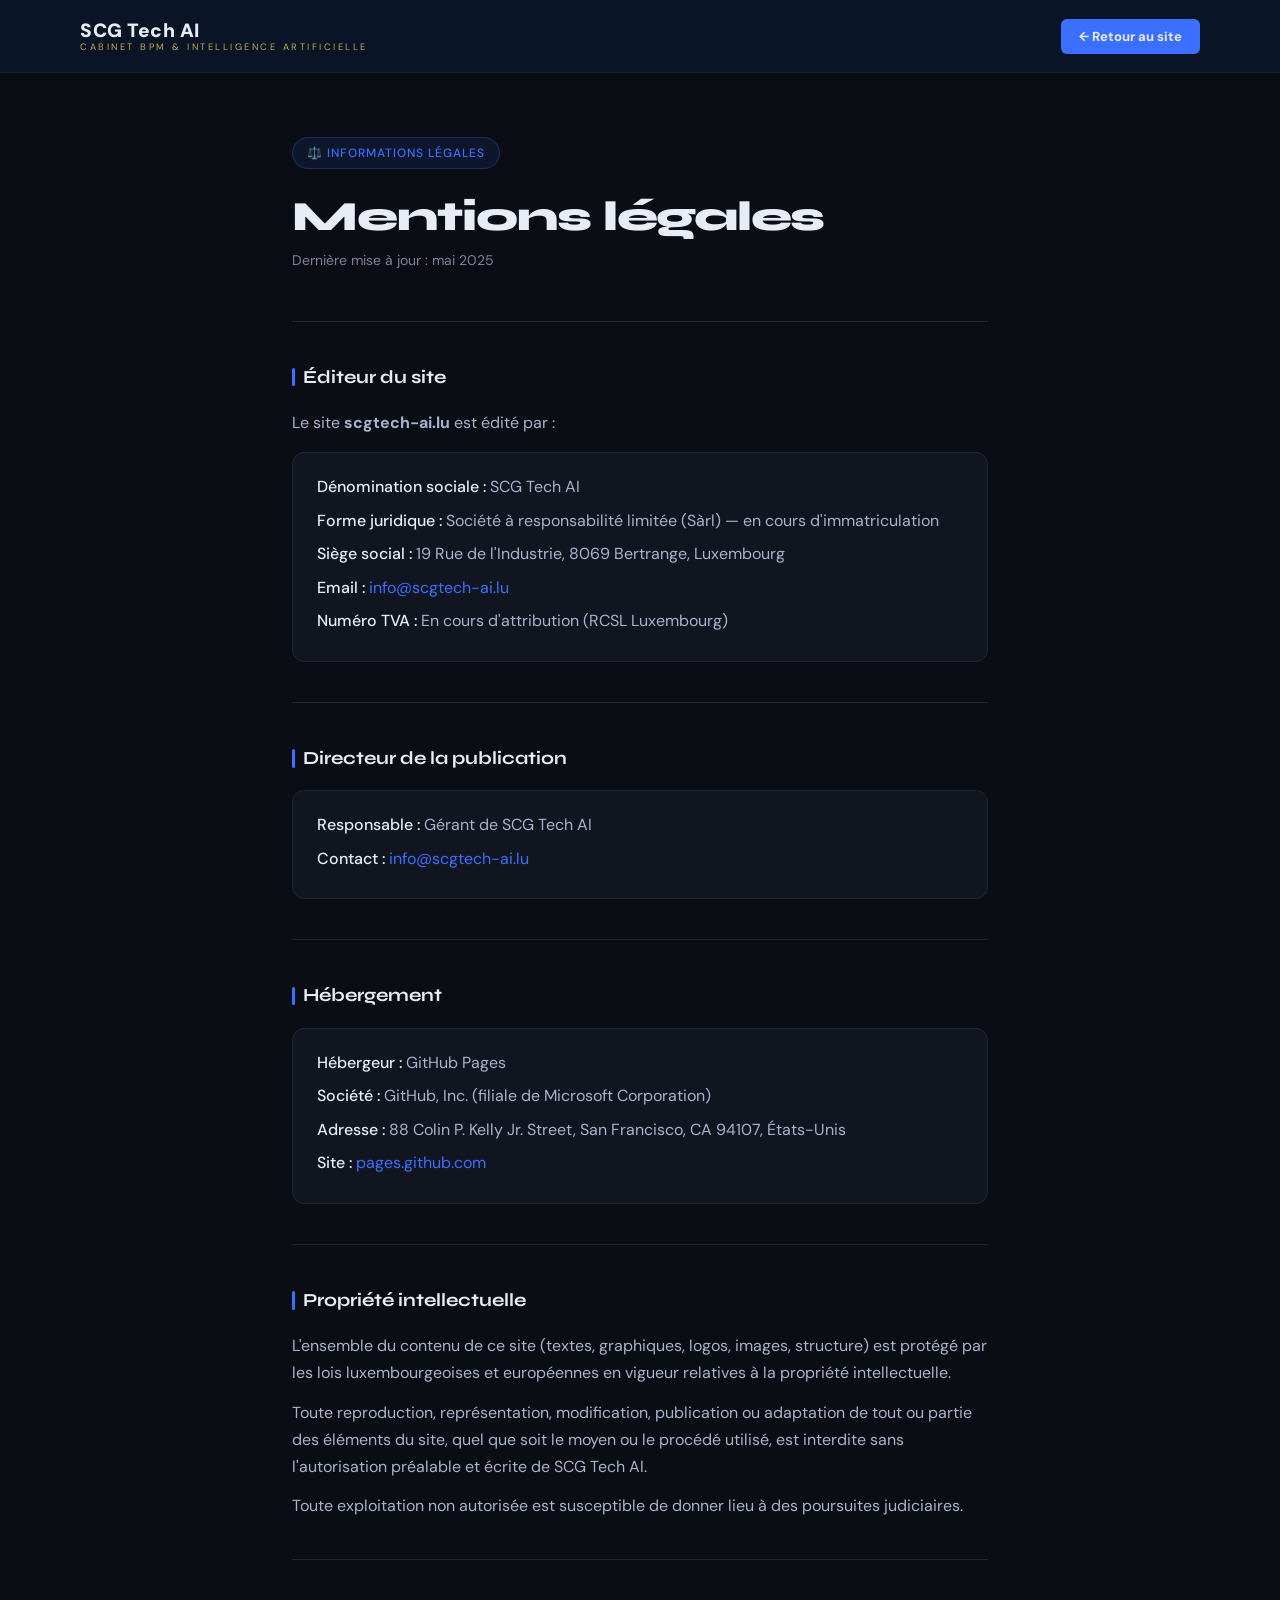
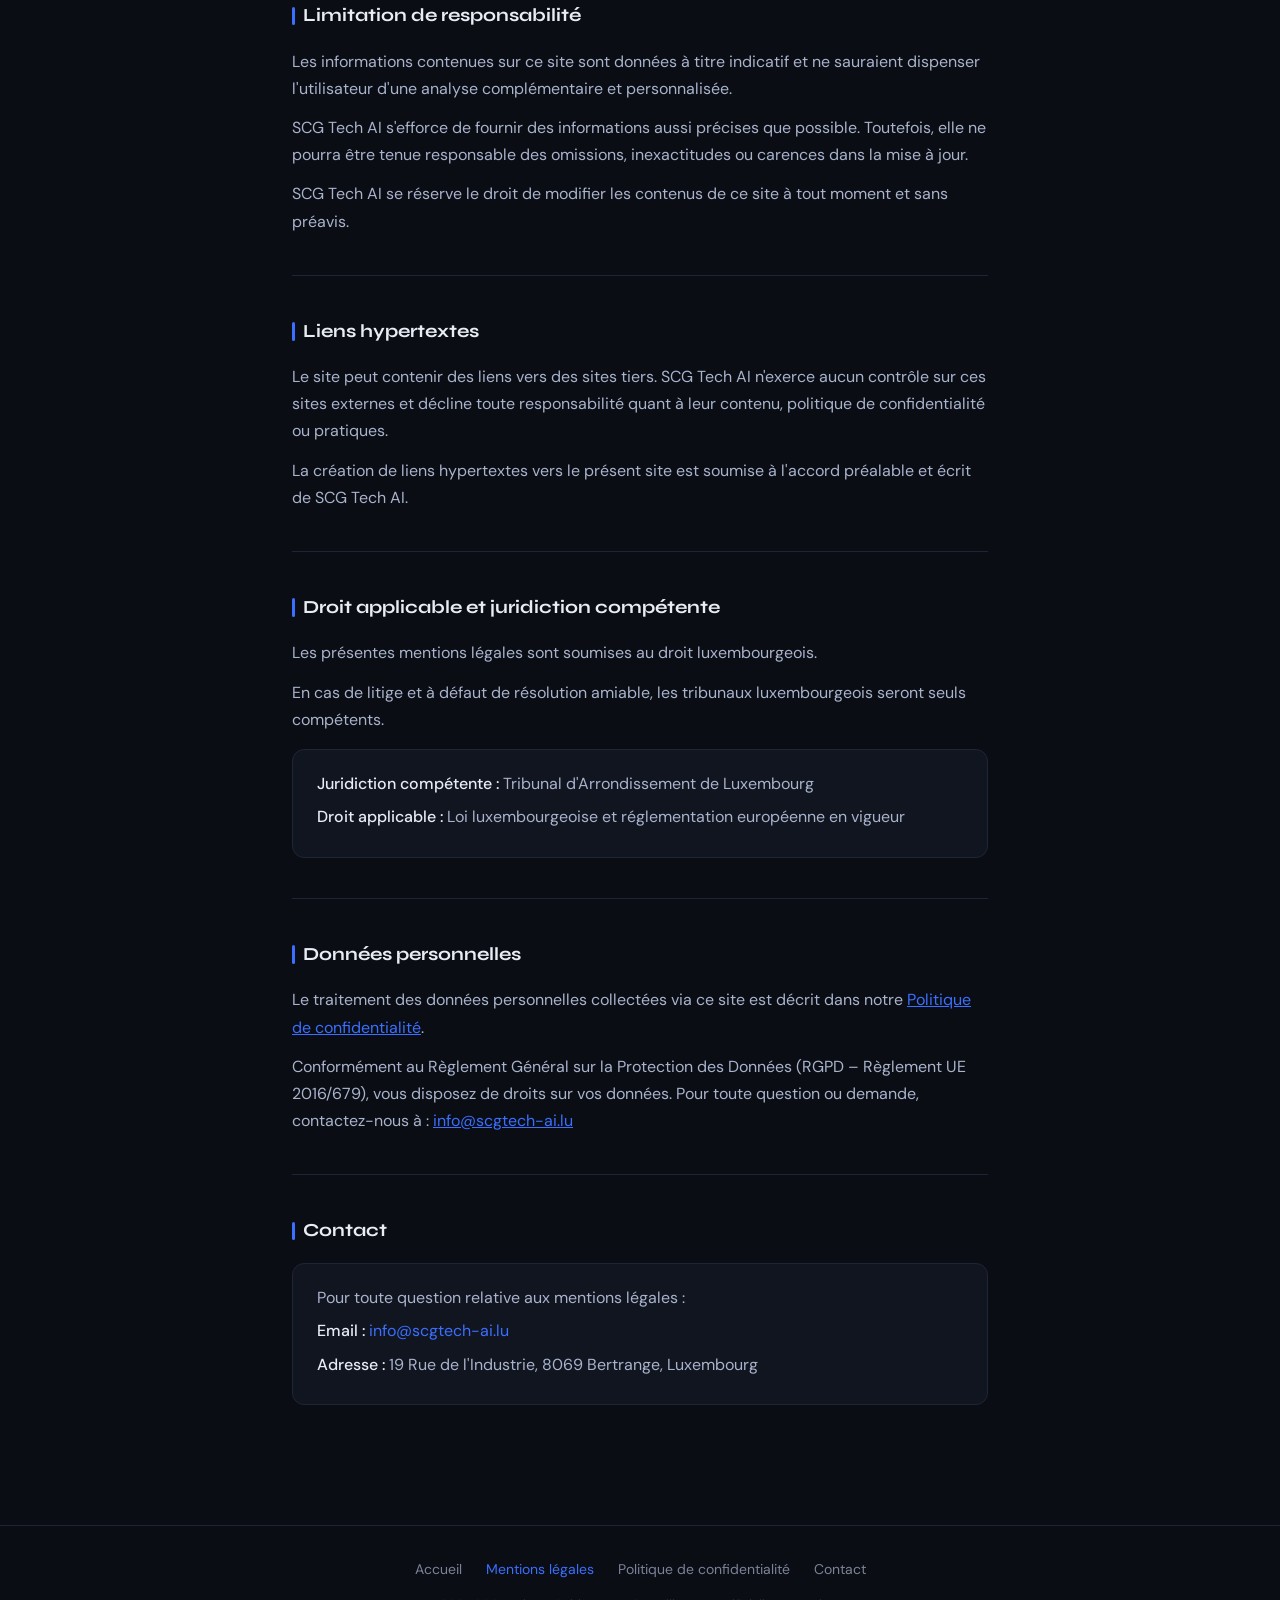
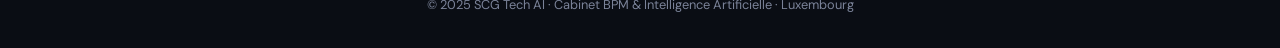
<file: mentions-legales.html>
<!DOCTYPE html>
<html lang="fr">
<head>
  <meta charset="UTF-8" />
  <meta name="viewport" content="width=device-width, initial-scale=1.0" />
  <title>Mentions légales — SCG Tech AI</title>
  <meta name="description" content="Mentions légales de SCG Tech AI, cabinet BPM & Intelligence Artificielle au Luxembourg." />
  <meta name="robots" content="noindex, follow" />
  <link rel="preconnect" href="https://fonts.googleapis.com" />
  <link rel="preconnect" href="https://fonts.gstatic.com" crossorigin />
  <link href="https://fonts.googleapis.com/css2?family=Syne:wght@400;600;700;800&family=DM+Sans:ital,wght@0,300;0,400;0,500;1,300&display=swap" rel="stylesheet" />
 <style>
    :root {
      --bg: #0a0d14;
      --surface: #111520;
      --border: #1e2535;
      --accent: #3b6fff;
      --accent-2: #00d4aa;
      --text: #e8ecf4;
      --text-muted: #7b8399;
      --text-light: #a9b3cc;
      --white: #e8ecf4;
      --gold: #c9a84c;
    }
    * { margin: 0; padding: 0; box-sizing: border-box; }
    body { font-family: 'DM Sans', sans-serif; background: var(--bg); color: var(--text); line-height: 1.7; font-size: 16px; }
    header{position:sticky;top:0;width:100%;z-index:1000;background:rgba(10,22,40,.96);backdrop-filter:blur(20px);border-bottom:1px solid rgba(255,255,255,.06)}
   nav{max-width:1200px;margin:0 auto;padding:0 40px;display:flex;justify-content:space-between;align-items:center;height:72px;gap:1rem}
    .logo{display:flex;flex-direction:column;line-height:1.15}
    .logo-main{font-size:1.2rem;font-weight:900;color:var(--white);letter-spacing:.5px}
    .logo-sub{font-size:.58rem;color:var(--gold);letter-spacing:2.5px;text-transform:uppercase}
    .nav-cta{background:var(--accent);color:var(--white);padding:9px 18px;border-radius:6px;font-size:.82rem;font-weight:700;text-decoration:none;white-space:nowrap}
    main { max-width: 760px; margin: 0 auto; padding: clamp(2rem, 6vw, 4rem) clamp(1rem, 5vw, 2rem) 5rem; }
    .page-badge { display: inline-flex; align-items: center; gap: 0.5rem; font-size: 0.75rem; font-weight: 500; letter-spacing: 0.08em; text-transform: uppercase; color: var(--accent); background: rgba(59,111,255,0.1); border: 1px solid rgba(59,111,255,0.25); border-radius: 100px; padding: 0.3rem 0.9rem; margin-bottom: 1.5rem; }
    h1 { font-family: 'Syne', sans-serif; font-size: clamp(1.8rem, 4vw, 2.6rem); font-weight: 800; line-height: 1.15; letter-spacing: -0.03em; margin-bottom: 0.5rem; }
    .update-date { font-size: 0.875rem; color: var(--text-muted); margin-bottom: 3rem; }
    .divider { height: 1px; background: var(--border); margin: 2.5rem 0; }
    section { margin-bottom: 2.5rem; }
    h2 { font-family: 'Syne', sans-serif; font-size: 1.15rem; font-weight: 700; color: var(--text); margin-bottom: 1rem; display: flex; align-items: center; gap: 0.5rem; }
    h2::before { content: ''; display: inline-block; width: 3px; height: 1em; background: var(--accent); border-radius: 2px; }
    p { color: var(--text-light); margin-bottom: 0.75rem; }
    p:last-child { margin-bottom: 0; }
    .info-block { background: var(--surface); border: 1px solid var(--border); border-radius: 12px; padding: 1.25rem 1.5rem; margin-top: 1rem; }
    .info-block p { margin-bottom: 0.4rem; }
    .info-block strong { color: var(--text); font-weight: 500; }
    .info-block a { color: var(--accent); text-decoration: none; }
    .info-block a:hover { text-decoration: underline; }
    footer { border-top: 1px solid var(--border); padding: 2rem clamp(1rem, 5vw, 3rem); text-align: center; }
    .footer-inner { max-width: 760px; margin: 0 auto; }
    .footer-links { display: flex; flex-wrap: wrap; justify-content: center; gap: 0.5rem 1.5rem; margin-bottom: 0.75rem; }
    .footer-links a { font-size: 0.875rem; color: var(--text-muted); text-decoration: none; transition: color 0.2s; }
    .footer-links a:hover, .footer-links a[aria-current] { color: var(--accent); }
    .copyright { font-size: 0.8rem; color: var(--text-muted); }
  </style>
</head>
<body>

<header id="hdr">
  <nav>
    <div class="logo">
      <span class="logo-main">SCG Tech AI</span>
      <span class="logo-sub">Cabinet BPM & Intelligence Artificielle</span>
    </div>
    <div class="nav-right">
      <a href="index.html" class="nav-cta">← Retour au site</a>
    </div>
  </nav>
</header>

<main>
  <div class="page-badge">⚖️ Informations légales</div>
  <h1>Mentions légales</h1>
  <p class="update-date">Dernière mise à jour : mai 2025</p>

  <div class="divider"></div>

  <section>
    <h2>Éditeur du site</h2>
    <p>Le site <strong>scgtech-ai.lu</strong> est édité par :</p>
    <div class="info-block">
      <p><strong>Dénomination sociale :</strong> SCG Tech AI</p>
      <p><strong>Forme juridique :</strong> Société à responsabilité limitée (Sàrl) — en cours d'immatriculation</p>
      <p><strong>Siège social :</strong> 19 Rue de l'Industrie, 8069 Bertrange, Luxembourg</p>
      <p><strong>Email :</strong> <a href="mailto:info@scgtech-ai.lu">info@scgtech-ai.lu</a></p>
      <p><strong>Numéro TVA :</strong> En cours d'attribution (RCSL Luxembourg)</p>
    </div>
  </section>

  <div class="divider"></div>

  <section>
    <h2>Directeur de la publication</h2>
    <div class="info-block">
      <p><strong>Responsable :</strong> Gérant de SCG Tech AI</p>
      <p><strong>Contact :</strong> <a href="mailto:info@scgtech-ai.lu">info@scgtech-ai.lu</a></p>
    </div>
  </section>

  <div class="divider"></div>

  <section>
    <h2>Hébergement</h2>
    <div class="info-block">
      <p><strong>Hébergeur :</strong> GitHub Pages</p>
      <p><strong>Société :</strong> GitHub, Inc. (filiale de Microsoft Corporation)</p>
      <p><strong>Adresse :</strong> 88 Colin P. Kelly Jr. Street, San Francisco, CA 94107, États-Unis</p>
      <p><strong>Site :</strong> <a href="https://pages.github.com" target="_blank" rel="noopener">pages.github.com</a></p>
    </div>
  </section>

  <div class="divider"></div>

  <section>
    <h2>Propriété intellectuelle</h2>
    <p>L'ensemble du contenu de ce site (textes, graphiques, logos, images, structure) est protégé par les lois luxembourgeoises et européennes en vigueur relatives à la propriété intellectuelle.</p>
    <p>Toute reproduction, représentation, modification, publication ou adaptation de tout ou partie des éléments du site, quel que soit le moyen ou le procédé utilisé, est interdite sans l'autorisation préalable et écrite de SCG Tech AI.</p>
    <p>Toute exploitation non autorisée est susceptible de donner lieu à des poursuites judiciaires.</p>
  </section>

  <div class="divider"></div>

  <section>
    <h2>Limitation de responsabilité</h2>
    <p>Les informations contenues sur ce site sont données à titre indicatif et ne sauraient dispenser l'utilisateur d'une analyse complémentaire et personnalisée.</p>
    <p>SCG Tech AI s'efforce de fournir des informations aussi précises que possible. Toutefois, elle ne pourra être tenue responsable des omissions, inexactitudes ou carences dans la mise à jour.</p>
    <p>SCG Tech AI se réserve le droit de modifier les contenus de ce site à tout moment et sans préavis.</p>
  </section>

  <div class="divider"></div>

  <section>
    <h2>Liens hypertextes</h2>
    <p>Le site peut contenir des liens vers des sites tiers. SCG Tech AI n'exerce aucun contrôle sur ces sites externes et décline toute responsabilité quant à leur contenu, politique de confidentialité ou pratiques.</p>
    <p>La création de liens hypertextes vers le présent site est soumise à l'accord préalable et écrit de SCG Tech AI.</p>
  </section>

  <div class="divider"></div>

  <section>
    <h2>Droit applicable et juridiction compétente</h2>
    <p>Les présentes mentions légales sont soumises au droit luxembourgeois.</p>
    <p>En cas de litige et à défaut de résolution amiable, les tribunaux luxembourgeois seront seuls compétents.</p>
    <div class="info-block">
      <p><strong>Juridiction compétente :</strong> Tribunal d'Arrondissement de Luxembourg</p>
      <p><strong>Droit applicable :</strong> Loi luxembourgeoise et réglementation européenne en vigueur</p>
    </div>
  </section>

  <div class="divider"></div>

  <section>
    <h2>Données personnelles</h2>
    <p>Le traitement des données personnelles collectées via ce site est décrit dans notre <a href="politique-confidentialite.html" style="color:var(--accent)">Politique de confidentialité</a>.</p>
    <p>Conformément au Règlement Général sur la Protection des Données (RGPD – Règlement UE 2016/679), vous disposez de droits sur vos données. Pour toute question ou demande, contactez-nous à : <a href="mailto:info@scgtech-ai.lu" style="color:var(--accent)">info@scgtech-ai.lu</a></p>
  </section>

  <div class="divider"></div>

  <section>
    <h2>Contact</h2>
    <div class="info-block">
      <p>Pour toute question relative aux mentions légales :</p>
      <p><strong>Email :</strong> <a href="mailto:info@scgtech-ai.lu">info@scgtech-ai.lu</a></p>
      <p><strong>Adresse :</strong> 19 Rue de l'Industrie, 8069 Bertrange, Luxembourg</p>
    </div>
  </section>
</main>

<footer>
  <div class="footer-inner">
    <div class="footer-links">
      <a href="index.html">Accueil</a>
      <a href="mentions-legales.html" aria-current="page">Mentions légales</a>
      <a href="politique-confidentialite.html">Politique de confidentialité</a>
      <a href="mailto:info@scgtech-ai.lu">Contact</a>
    </div>
    <p class="copyright">© 2025 SCG Tech AI · Cabinet BPM & Intelligence Artificielle · Luxembourg</p>
  </div>
</footer>

</body>
</html>
</file>
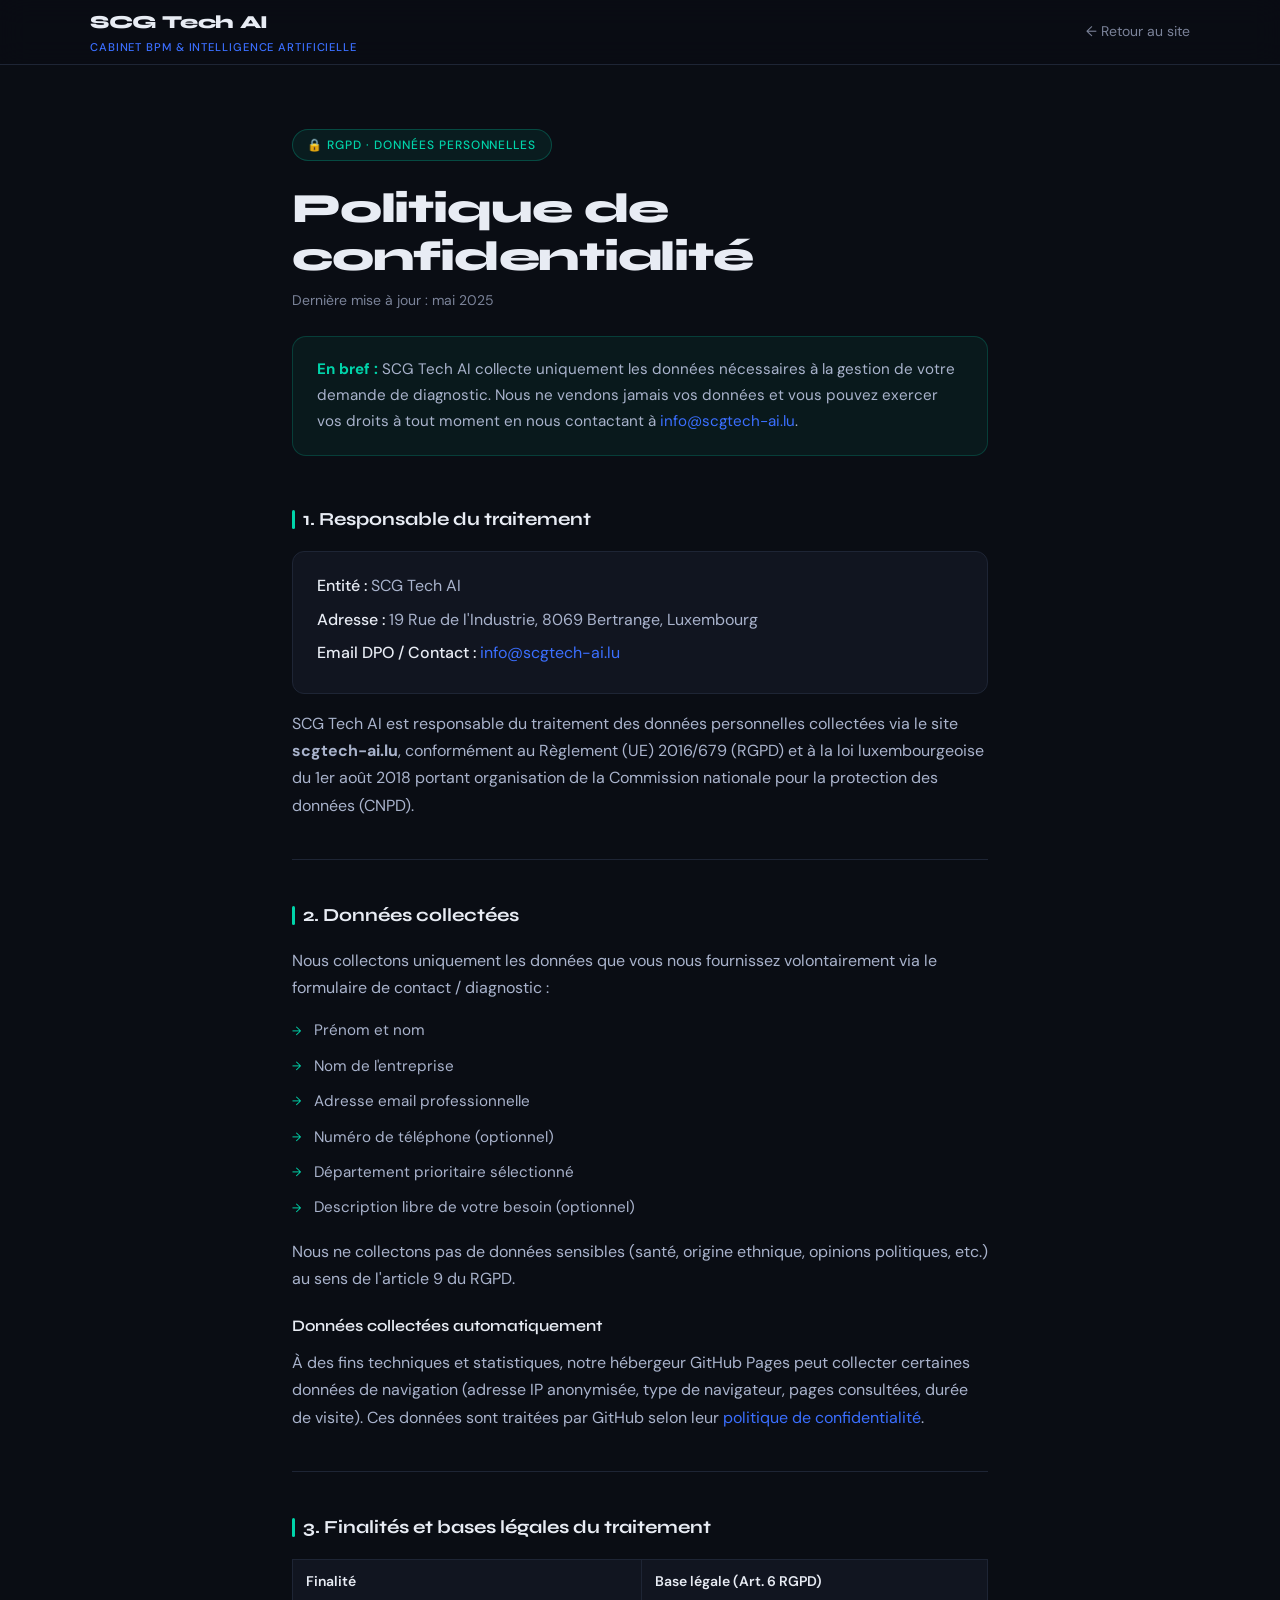
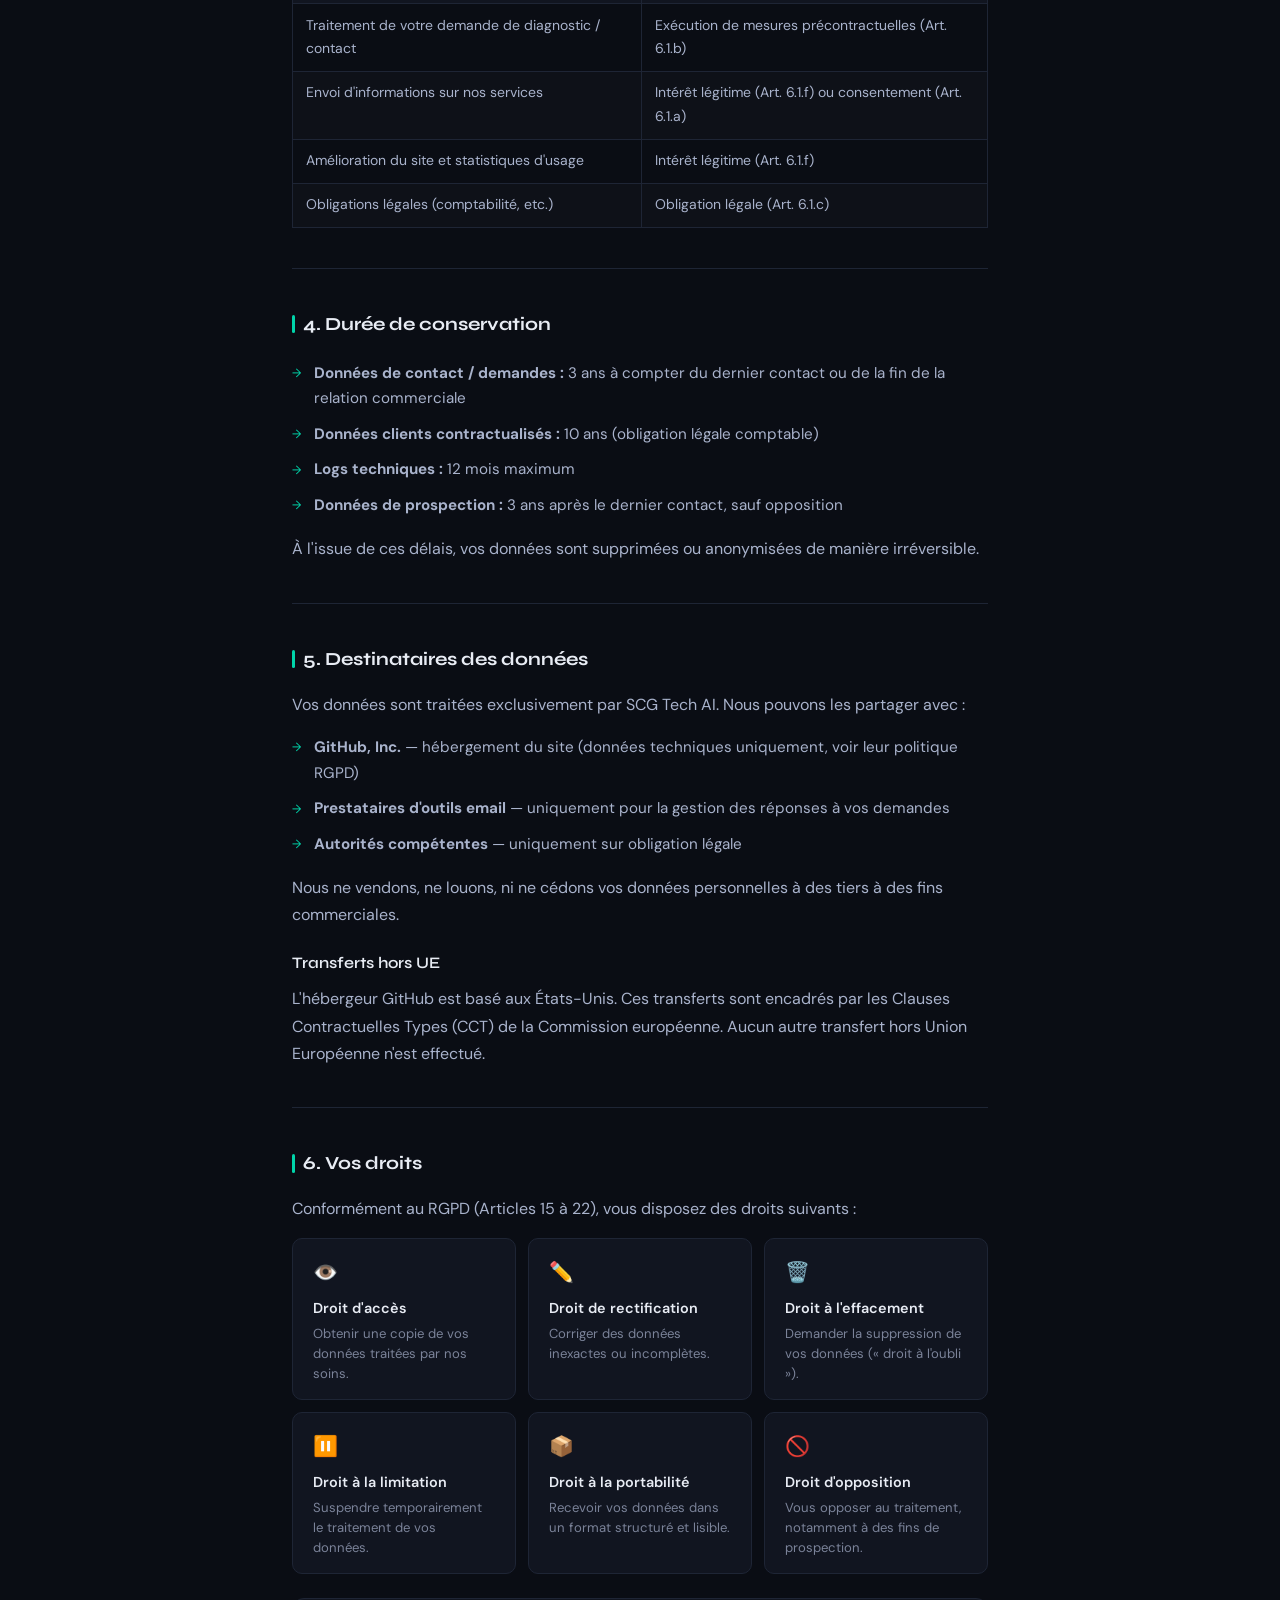
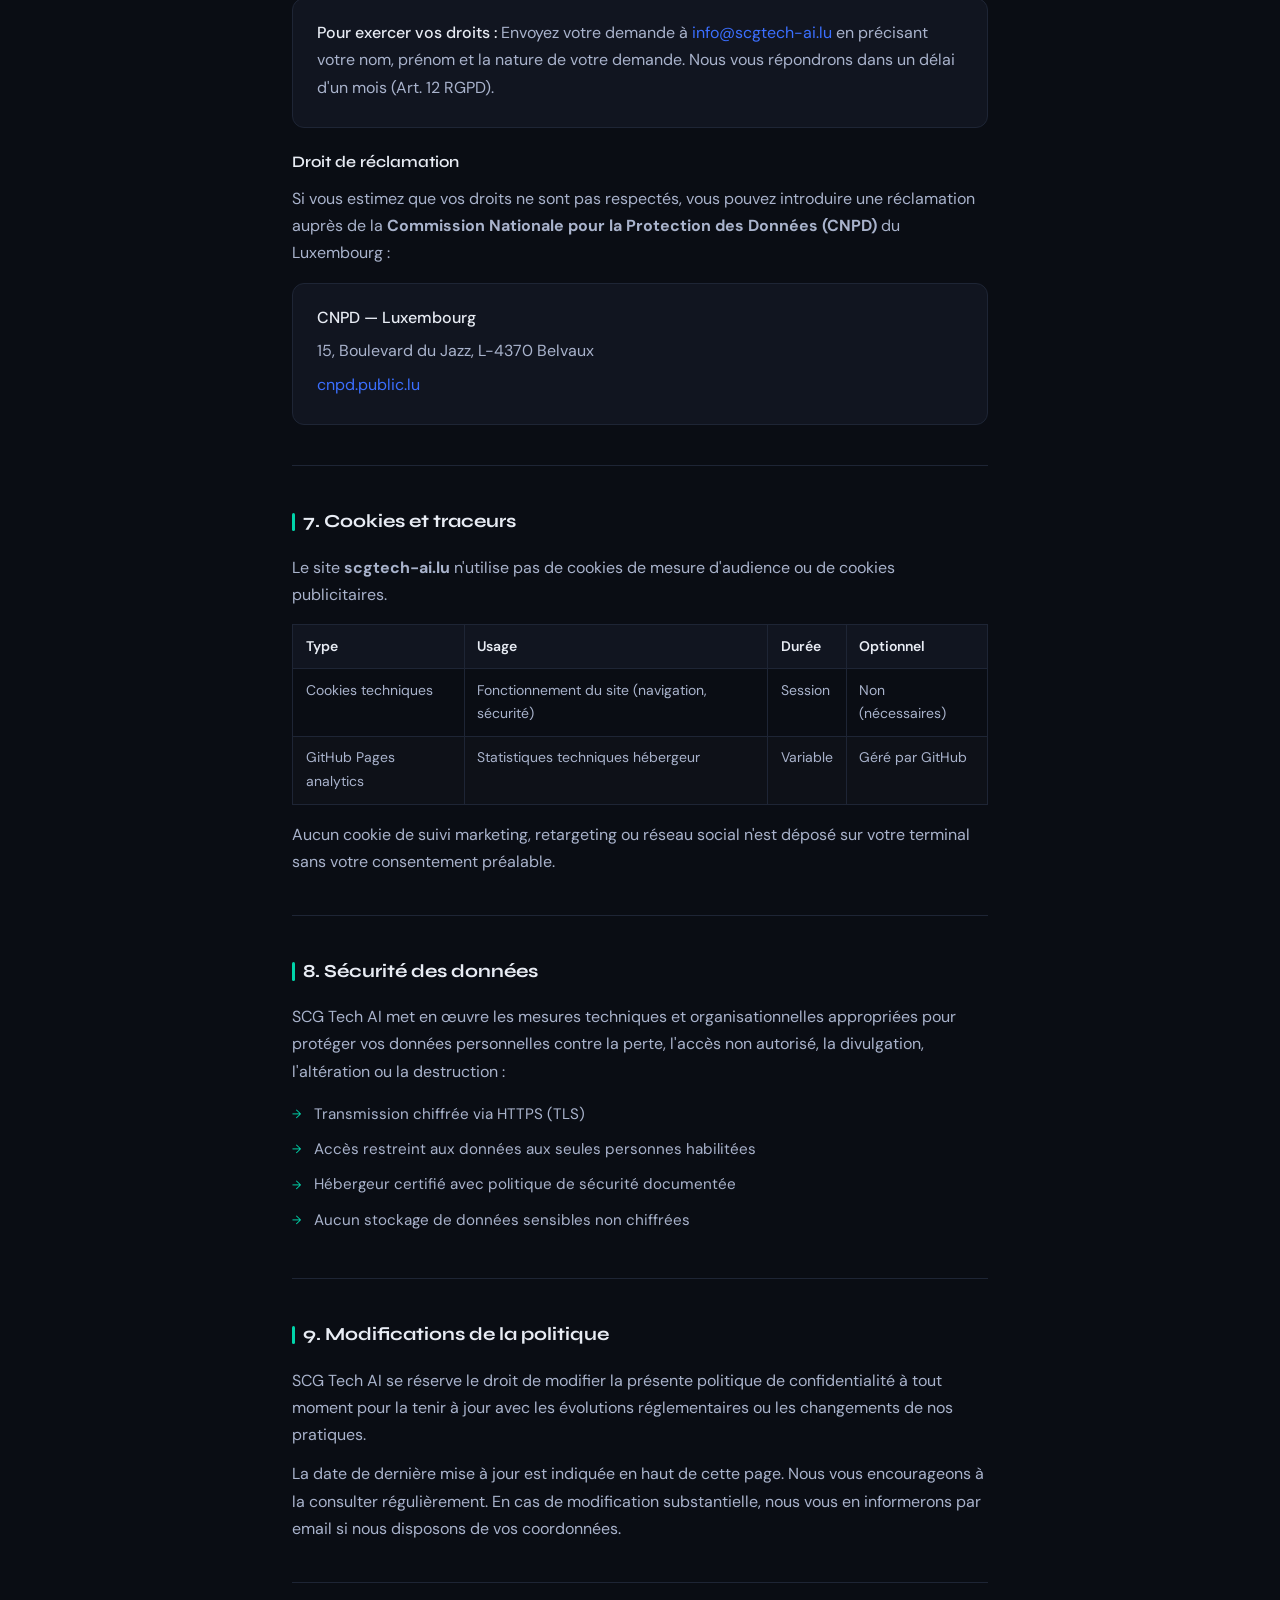
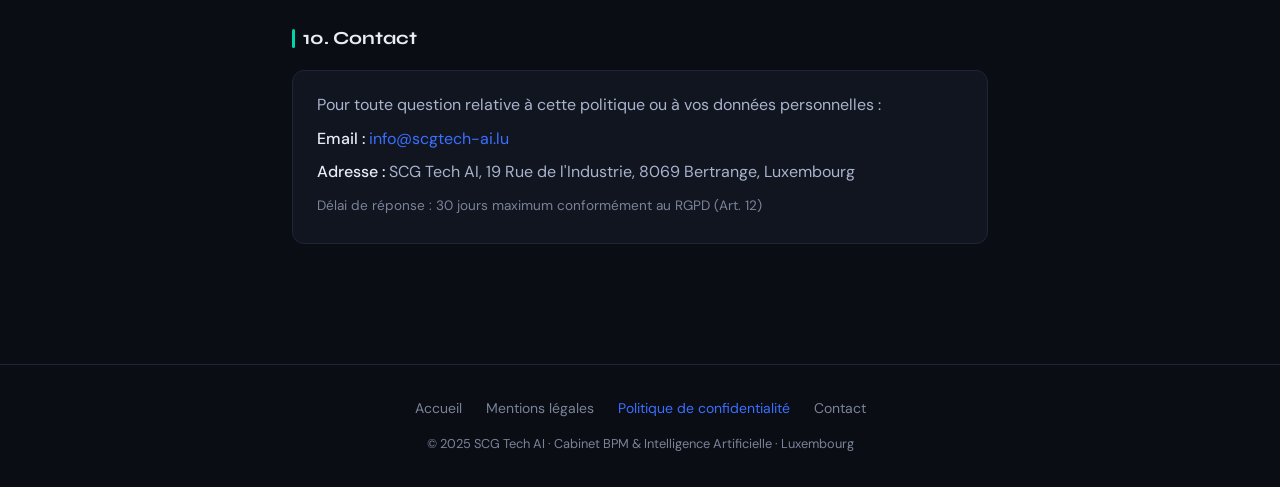
<file: politique-confidentialite.html>
<!DOCTYPE html>
<html lang="fr">
<head>
  <meta charset="UTF-8" />
  <meta name="viewport" content="width=device-width, initial-scale=1.0" />
  <title>Politique de confidentialité — SCG Tech AI</title>
  <meta name="description" content="Politique de confidentialité et traitement des données personnelles — SCG Tech AI, Luxembourg. Conforme au RGPD." />
  <meta name="robots" content="noindex, follow" />
  <link rel="preconnect" href="https://fonts.googleapis.com" />
  <link rel="preconnect" href="https://fonts.gstatic.com" crossorigin />
  <link href="https://fonts.googleapis.com/css2?family=Syne:wght@400;600;700;800&family=DM+Sans:ital,wght@0,300;0,400;0,500;1,300&display=swap" rel="stylesheet" />
  <style>
    :root {
      --bg: #0a0d14;
      --surface: #111520;
      --border: #1e2535;
      --accent: #3b6fff;
      --accent-2: #00d4aa;
      --text: #e8ecf4;
      --text-muted: #7b8399;
      --text-light: #a9b3cc;
    }

    * { margin: 0; padding: 0; box-sizing: border-box; }

    body {
      font-family: 'DM Sans', sans-serif;
      background: var(--bg);
      color: var(--text);
      line-height: 1.7;
      font-size: 16px;
    }

    header {
      position: sticky;
      top: 0;
      z-index: 100;
      background: rgba(10,13,20,0.92);
      backdrop-filter: blur(14px);
      border-bottom: 1px solid var(--border);
      padding: 0 clamp(1rem, 5vw, 3rem);
    }
    .header-inner {
      max-width: 1100px;
      margin: 0 auto;
      height: 64px;
      display: flex;
      align-items: center;
      justify-content: space-between;
    }
    .logo {
      font-family: 'Syne', sans-serif;
      font-weight: 800;
      font-size: 1.15rem;
      color: var(--text);
      text-decoration: none;
      letter-spacing: -0.02em;
    }
    .logo span { color: var(--accent); }
    .back-link {
      font-size: 0.875rem;
      color: var(--text-muted);
      text-decoration: none;
      display: flex;
      align-items: center;
      gap: 0.4rem;
      transition: color 0.2s;
    }
    .back-link:hover { color: var(--accent); }

    main {
      max-width: 760px;
      margin: 0 auto;
      padding: clamp(2rem, 6vw, 4rem) clamp(1rem, 5vw, 2rem) 5rem;
    }

    .page-badge {
      display: inline-flex;
      align-items: center;
      gap: 0.5rem;
      font-size: 0.75rem;
      font-weight: 500;
      letter-spacing: 0.08em;
      text-transform: uppercase;
      color: var(--accent-2);
      background: rgba(0,212,170,0.08);
      border: 1px solid rgba(0,212,170,0.25);
      border-radius: 100px;
      padding: 0.3rem 0.9rem;
      margin-bottom: 1.5rem;
    }

    h1 {
      font-family: 'Syne', sans-serif;
      font-size: clamp(1.8rem, 4vw, 2.6rem);
      font-weight: 800;
      line-height: 1.15;
      letter-spacing: -0.03em;
      margin-bottom: 0.5rem;
    }
    .update-date {
      font-size: 0.875rem;
      color: var(--text-muted);
      margin-bottom: 1.5rem;
    }

    .summary-box {
      background: rgba(0,212,170,0.06);
      border: 1px solid rgba(0,212,170,0.2);
      border-radius: 14px;
      padding: 1.25rem 1.5rem;
      margin-bottom: 3rem;
    }
    .summary-box p {
      color: var(--text-light);
      font-size: 0.95rem;
      margin-bottom: 0;
    }
    .summary-box strong { color: var(--accent-2); }

    .divider {
      height: 1px;
      background: var(--border);
      margin: 2.5rem 0;
    }

    section { margin-bottom: 2.5rem; }

    h2 {
      font-family: 'Syne', sans-serif;
      font-size: 1.15rem;
      font-weight: 700;
      color: var(--text);
      margin-bottom: 1rem;
      display: flex;
      align-items: center;
      gap: 0.5rem;
    }
    h2::before {
      content: '';
      display: inline-block;
      width: 3px;
      height: 1em;
      background: var(--accent-2);
      border-radius: 2px;
    }

    h3 {
      font-family: 'Syne', sans-serif;
      font-size: 1rem;
      font-weight: 600;
      color: var(--text);
      margin: 1.25rem 0 0.6rem;
    }

    p { color: var(--text-light); margin-bottom: 0.75rem; }
    p:last-child { margin-bottom: 0; }

    ul {
      list-style: none;
      padding: 0;
      margin: 0.75rem 0;
    }
    ul li {
      color: var(--text-light);
      padding: 0.3rem 0 0.3rem 1.4rem;
      position: relative;
      font-size: 0.95rem;
    }
    ul li::before {
      content: '→';
      position: absolute;
      left: 0;
      color: var(--accent-2);
      font-size: 0.75rem;
      top: 0.45rem;
    }

    .info-block {
      background: var(--surface);
      border: 1px solid var(--border);
      border-radius: 12px;
      padding: 1.25rem 1.5rem;
      margin-top: 1rem;
    }
    .info-block p { margin-bottom: 0.4rem; }
    .info-block strong { color: var(--text); font-weight: 500; }
    .info-block a { color: var(--accent); text-decoration: none; }
    .info-block a:hover { text-decoration: underline; }

    .rights-grid {
      display: grid;
      grid-template-columns: repeat(auto-fill, minmax(220px, 1fr));
      gap: 0.75rem;
      margin-top: 1rem;
    }
    .right-card {
      background: var(--surface);
      border: 1px solid var(--border);
      border-radius: 10px;
      padding: 1rem 1.25rem;
    }
    .right-card .icon { font-size: 1.25rem; margin-bottom: 0.4rem; }
    .right-card strong {
      display: block;
      font-size: 0.9rem;
      font-weight: 600;
      color: var(--text);
      margin-bottom: 0.25rem;
    }
    .right-card p {
      font-size: 0.82rem;
      color: var(--text-muted);
      margin-bottom: 0;
      line-height: 1.5;
    }

    .cookie-table {
      width: 100%;
      border-collapse: collapse;
      margin-top: 1rem;
      font-size: 0.875rem;
    }
    .cookie-table th {
      text-align: left;
      padding: 0.6rem 0.8rem;
      background: var(--surface);
      color: var(--text);
      font-weight: 600;
      border: 1px solid var(--border);
    }
    .cookie-table td {
      padding: 0.6rem 0.8rem;
      border: 1px solid var(--border);
      color: var(--text-light);
      vertical-align: top;
    }
    .cookie-table tr:nth-child(even) td { background: rgba(255,255,255,0.015); }

    a { color: var(--accent); text-decoration: none; }
    a:hover { text-decoration: underline; }

    footer {
      border-top: 1px solid var(--border);
      padding: 2rem clamp(1rem, 5vw, 3rem);
      text-align: center;
    }
    .footer-inner { max-width: 760px; margin: 0 auto; }
    .footer-links {
      display: flex;
      flex-wrap: wrap;
      justify-content: center;
      gap: 0.5rem 1.5rem;
      margin-bottom: 0.75rem;
    }
    .footer-links a {
      font-size: 0.875rem;
      color: var(--text-muted);
      text-decoration: none;
      transition: color 0.2s;
    }
    .footer-links a:hover, .footer-links a[aria-current] { color: var(--accent); }
    .copyright { font-size: 0.8rem; color: var(--text-muted); }
  </style>
</head>
<body>

<header id="hdr" style="position:sticky;top:0;z-index:100;background:rgba(10,13,20,0.92);backdrop-filter:blur(14px);border-bottom:1px solid #1e2535;padding:0 clamp(1rem,5vw,3rem)">
  <div style="max-width:1100px;margin:0 auto;height:64px;display:flex;align-items:center;justify-content:space-between;">
    <div style="display:flex;flex-direction:column;">
      <span style="font-family:'Syne',sans-serif;font-weight:800;font-size:1.15rem;color:#e8ecf4;letter-spacing:-0.02em;">SCG Tech AI</span>
      <span style="font-size:0.7rem;color:#3b6fff;letter-spacing:0.08em;text-transform:uppercase;font-weight:500;">Cabinet BPM & Intelligence Artificielle</span>
    </div>
    <a href="index.html" style="font-size:0.875rem;color:#7b8399;text-decoration:none;">← Retour au site</a>
  </div>
</header>

<main>
  <div class="page-badge">🔒 RGPD · Données personnelles</div>
  <h1>Politique de confidentialité</h1>
  <p class="update-date">Dernière mise à jour : mai 2025</p>

  <div class="summary-box">
    <p><strong>En bref :</strong> SCG Tech AI collecte uniquement les données nécessaires à la gestion de votre demande de diagnostic. Nous ne vendons jamais vos données et vous pouvez exercer vos droits à tout moment en nous contactant à <a href="mailto:info@scgtech-ai.lu">info@scgtech-ai.lu</a>.</p>
  </div>

  <section>
    <h2>1. Responsable du traitement</h2>
    <div class="info-block">
      <p><strong>Entité :</strong> SCG Tech AI</p>
      <p><strong>Adresse :</strong> 19 Rue de l'Industrie, 8069 Bertrange, Luxembourg</p>
      <p><strong>Email DPO / Contact :</strong> <a href="mailto:info@scgtech-ai.lu">info@scgtech-ai.lu</a></p>
    </div>
    <p style="margin-top:1rem">SCG Tech AI est responsable du traitement des données personnelles collectées via le site <strong>scgtech-ai.lu</strong>, conformément au Règlement (UE) 2016/679 (RGPD) et à la loi luxembourgeoise du 1er août 2018 portant organisation de la Commission nationale pour la protection des données (CNPD).</p>
  </section>

  <div class="divider"></div>

  <section>
    <h2>2. Données collectées</h2>
    <p>Nous collectons uniquement les données que vous nous fournissez volontairement via le formulaire de contact / diagnostic :</p>
    <ul>
      <li>Prénom et nom</li>
      <li>Nom de l'entreprise</li>
      <li>Adresse email professionnelle</li>
      <li>Numéro de téléphone (optionnel)</li>
      <li>Département prioritaire sélectionné</li>
      <li>Description libre de votre besoin (optionnel)</li>
    </ul>
    <p>Nous ne collectons pas de données sensibles (santé, origine ethnique, opinions politiques, etc.) au sens de l'article 9 du RGPD.</p>

    <h3>Données collectées automatiquement</h3>
    <p>À des fins techniques et statistiques, notre hébergeur GitHub Pages peut collecter certaines données de navigation (adresse IP anonymisée, type de navigateur, pages consultées, durée de visite). Ces données sont traitées par GitHub selon leur <a href="https://docs.github.com/fr/site-policy/privacy-policies/github-general-privacy-statement" target="_blank" rel="noopener">politique de confidentialité</a>.</p>
  </section>

  <div class="divider"></div>

  <section>
    <h2>3. Finalités et bases légales du traitement</h2>
    <table class="cookie-table">
      <thead>
        <tr>
          <th>Finalité</th>
          <th>Base légale (Art. 6 RGPD)</th>
        </tr>
      </thead>
      <tbody>
        <tr>
          <td>Traitement de votre demande de diagnostic / contact</td>
          <td>Exécution de mesures précontractuelles (Art. 6.1.b)</td>
        </tr>
        <tr>
          <td>Envoi d'informations sur nos services</td>
          <td>Intérêt légitime (Art. 6.1.f) ou consentement (Art. 6.1.a)</td>
        </tr>
        <tr>
          <td>Amélioration du site et statistiques d'usage</td>
          <td>Intérêt légitime (Art. 6.1.f)</td>
        </tr>
        <tr>
          <td>Obligations légales (comptabilité, etc.)</td>
          <td>Obligation légale (Art. 6.1.c)</td>
        </tr>
      </tbody>
    </table>
  </section>

  <div class="divider"></div>

  <section>
    <h2>4. Durée de conservation</h2>
    <ul>
      <li><strong>Données de contact / demandes :</strong> 3 ans à compter du dernier contact ou de la fin de la relation commerciale</li>
      <li><strong>Données clients contractualisés :</strong> 10 ans (obligation légale comptable)</li>
      <li><strong>Logs techniques :</strong> 12 mois maximum</li>
      <li><strong>Données de prospection :</strong> 3 ans après le dernier contact, sauf opposition</li>
    </ul>
    <p>À l'issue de ces délais, vos données sont supprimées ou anonymisées de manière irréversible.</p>
  </section>

  <div class="divider"></div>

  <section>
    <h2>5. Destinataires des données</h2>
    <p>Vos données sont traitées exclusivement par SCG Tech AI. Nous pouvons les partager avec :</p>
    <ul>
      <li><strong>GitHub, Inc.</strong> — hébergement du site (données techniques uniquement, voir leur politique RGPD)</li>
      <li><strong>Prestataires d'outils email</strong> — uniquement pour la gestion des réponses à vos demandes</li>
      <li><strong>Autorités compétentes</strong> — uniquement sur obligation légale</li>
    </ul>
    <p>Nous ne vendons, ne louons, ni ne cédons vos données personnelles à des tiers à des fins commerciales.</p>

    <h3>Transferts hors UE</h3>
    <p>L'hébergeur GitHub est basé aux États-Unis. Ces transferts sont encadrés par les Clauses Contractuelles Types (CCT) de la Commission européenne. Aucun autre transfert hors Union Européenne n'est effectué.</p>
  </section>

  <div class="divider"></div>

  <section>
    <h2>6. Vos droits</h2>
    <p>Conformément au RGPD (Articles 15 à 22), vous disposez des droits suivants :</p>
    <div class="rights-grid">
      <div class="right-card">
        <div class="icon">👁️</div>
        <strong>Droit d'accès</strong>
        <p>Obtenir une copie de vos données traitées par nos soins.</p>
      </div>
      <div class="right-card">
        <div class="icon">✏️</div>
        <strong>Droit de rectification</strong>
        <p>Corriger des données inexactes ou incomplètes.</p>
      </div>
      <div class="right-card">
        <div class="icon">🗑️</div>
        <strong>Droit à l'effacement</strong>
        <p>Demander la suppression de vos données (« droit à l'oubli »).</p>
      </div>
      <div class="right-card">
        <div class="icon">⏸️</div>
        <strong>Droit à la limitation</strong>
        <p>Suspendre temporairement le traitement de vos données.</p>
      </div>
      <div class="right-card">
        <div class="icon">📦</div>
        <strong>Droit à la portabilité</strong>
        <p>Recevoir vos données dans un format structuré et lisible.</p>
      </div>
      <div class="right-card">
        <div class="icon">🚫</div>
        <strong>Droit d'opposition</strong>
        <p>Vous opposer au traitement, notamment à des fins de prospection.</p>
      </div>
    </div>

    <div class="info-block" style="margin-top:1.5rem">
      <p><strong>Pour exercer vos droits :</strong> Envoyez votre demande à <a href="mailto:info@scgtech-ai.lu">info@scgtech-ai.lu</a> en précisant votre nom, prénom et la nature de votre demande. Nous vous répondrons dans un délai d'un mois (Art. 12 RGPD).</p>
    </div>

    <h3>Droit de réclamation</h3>
    <p>Si vous estimez que vos droits ne sont pas respectés, vous pouvez introduire une réclamation auprès de la <strong>Commission Nationale pour la Protection des Données (CNPD)</strong> du Luxembourg :</p>
    <div class="info-block">
      <p><strong>CNPD — Luxembourg</strong></p>
      <p>15, Boulevard du Jazz, L-4370 Belvaux</p>
      <p><a href="https://cnpd.public.lu" target="_blank" rel="noopener">cnpd.public.lu</a></p>
    </div>
  </section>

  <div class="divider"></div>

  <section>
    <h2>7. Cookies et traceurs</h2>
    <p>Le site <strong>scgtech-ai.lu</strong> n'utilise pas de cookies de mesure d'audience ou de cookies publicitaires.</p>
    <table class="cookie-table">
      <thead>
        <tr>
          <th>Type</th>
          <th>Usage</th>
          <th>Durée</th>
          <th>Optionnel</th>
        </tr>
      </thead>
      <tbody>
        <tr>
          <td>Cookies techniques</td>
          <td>Fonctionnement du site (navigation, sécurité)</td>
          <td>Session</td>
          <td>Non (nécessaires)</td>
        </tr>
        <tr>
          <td>GitHub Pages analytics</td>
          <td>Statistiques techniques hébergeur</td>
          <td>Variable</td>
          <td>Géré par GitHub</td>
        </tr>
      </tbody>
    </table>
    <p style="margin-top:1rem">Aucun cookie de suivi marketing, retargeting ou réseau social n'est déposé sur votre terminal sans votre consentement préalable.</p>
  </section>

  <div class="divider"></div>

  <section>
    <h2>8. Sécurité des données</h2>
    <p>SCG Tech AI met en œuvre les mesures techniques et organisationnelles appropriées pour protéger vos données personnelles contre la perte, l'accès non autorisé, la divulgation, l'altération ou la destruction :</p>
    <ul>
      <li>Transmission chiffrée via HTTPS (TLS)</li>
      <li>Accès restreint aux données aux seules personnes habilitées</li>
      <li>Hébergeur certifié avec politique de sécurité documentée</li>
      <li>Aucun stockage de données sensibles non chiffrées</li>
    </ul>
  </section>

  <div class="divider"></div>

  <section>
    <h2>9. Modifications de la politique</h2>
    <p>SCG Tech AI se réserve le droit de modifier la présente politique de confidentialité à tout moment pour la tenir à jour avec les évolutions réglementaires ou les changements de nos pratiques.</p>
    <p>La date de dernière mise à jour est indiquée en haut de cette page. Nous vous encourageons à la consulter régulièrement. En cas de modification substantielle, nous vous en informerons par email si nous disposons de vos coordonnées.</p>
  </section>

  <div class="divider"></div>

  <section>
    <h2>10. Contact</h2>
    <div class="info-block">
      <p>Pour toute question relative à cette politique ou à vos données personnelles :</p>
      <p><strong>Email :</strong> <a href="mailto:info@scgtech-ai.lu">info@scgtech-ai.lu</a></p>
      <p><strong>Adresse :</strong> SCG Tech AI, 19 Rue de l'Industrie, 8069 Bertrange, Luxembourg</p>
      <p style="margin-top:0.5rem;font-size:0.85rem;color:var(--text-muted)">Délai de réponse : 30 jours maximum conformément au RGPD (Art. 12)</p>
    </div>
  </section>
</main>

<footer>
  <div class="footer-inner">
    <div class="footer-links">
      <a href="index.html">Accueil</a>
      <a href="mentions-legales.html">Mentions légales</a>
      <a href="politique-confidentialite.html" aria-current="page">Politique de confidentialité</a>
      <a href="mailto:info@scgtech-ai.lu">Contact</a>
    </div>
    <p class="copyright">© 2025 SCG Tech AI · Cabinet BPM & Intelligence Artificielle · Luxembourg</p>
  </div>
</footer>

</body>
</html>
</file>
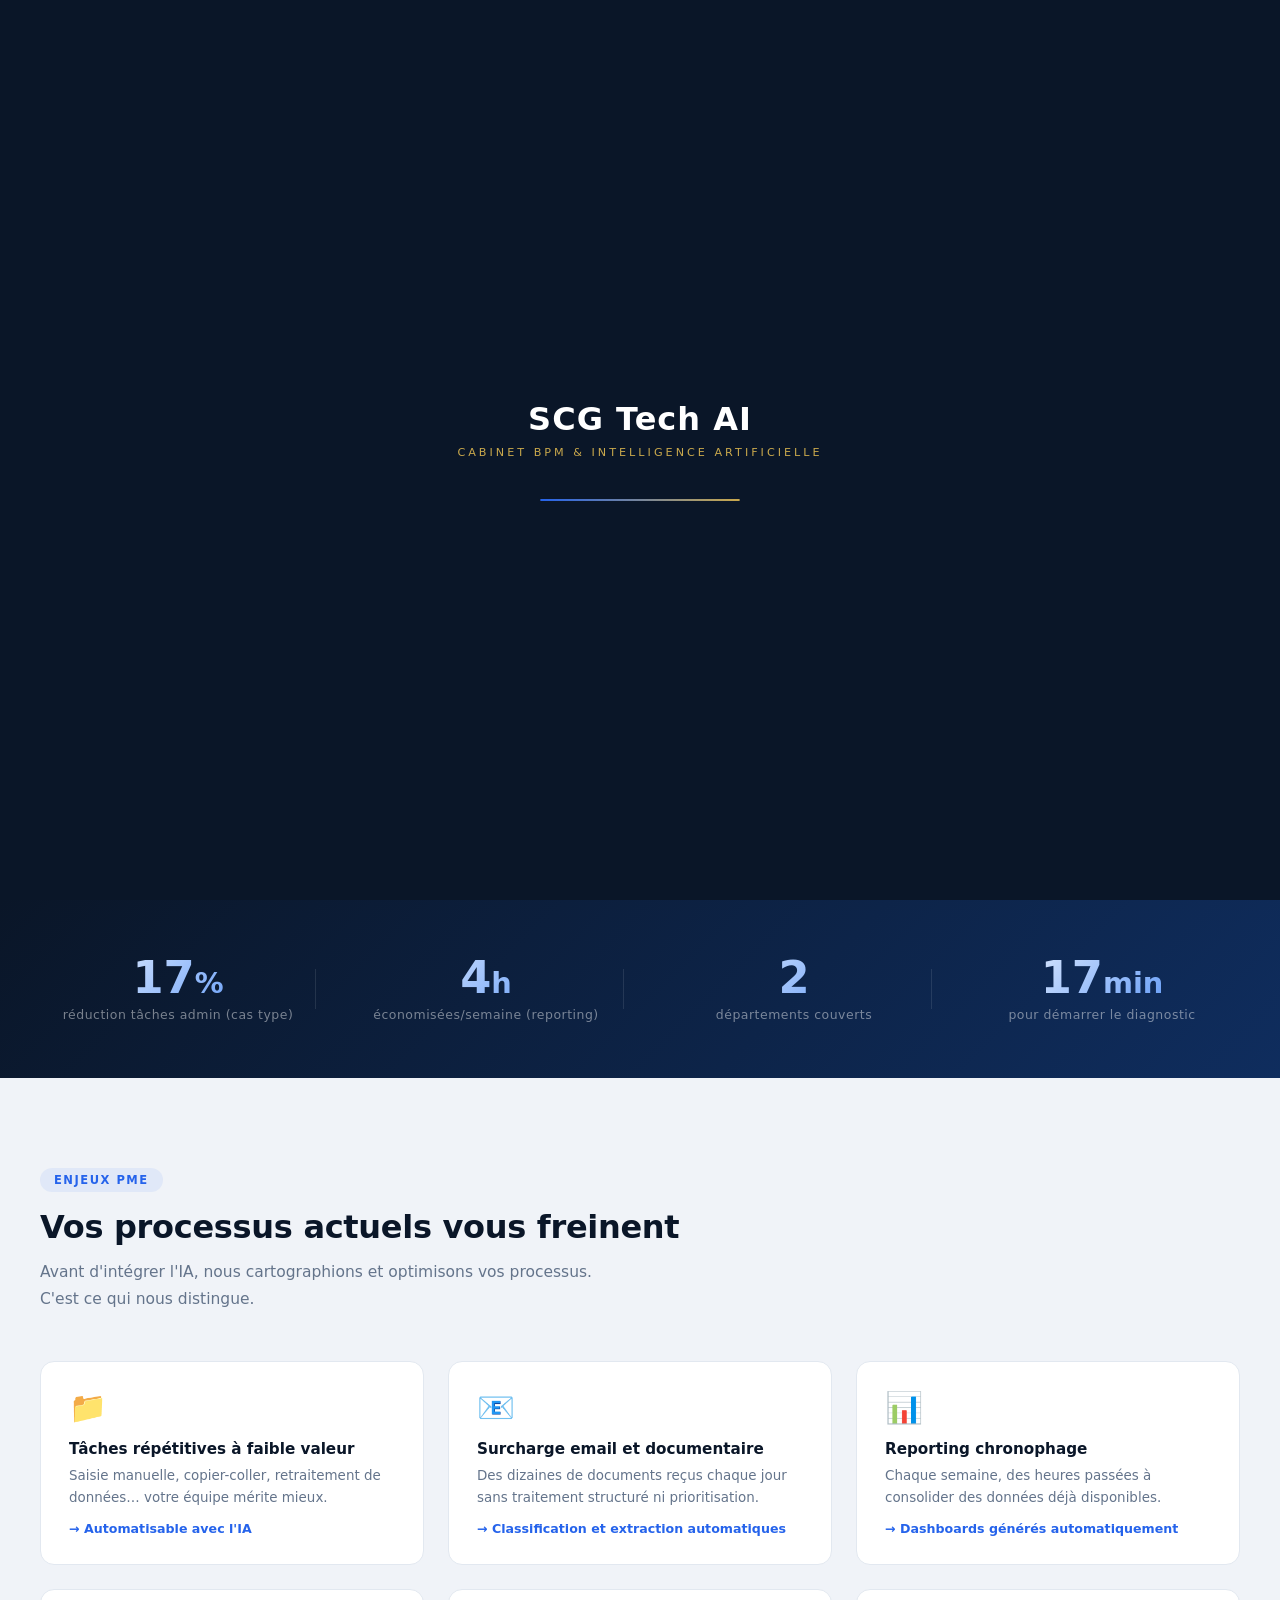
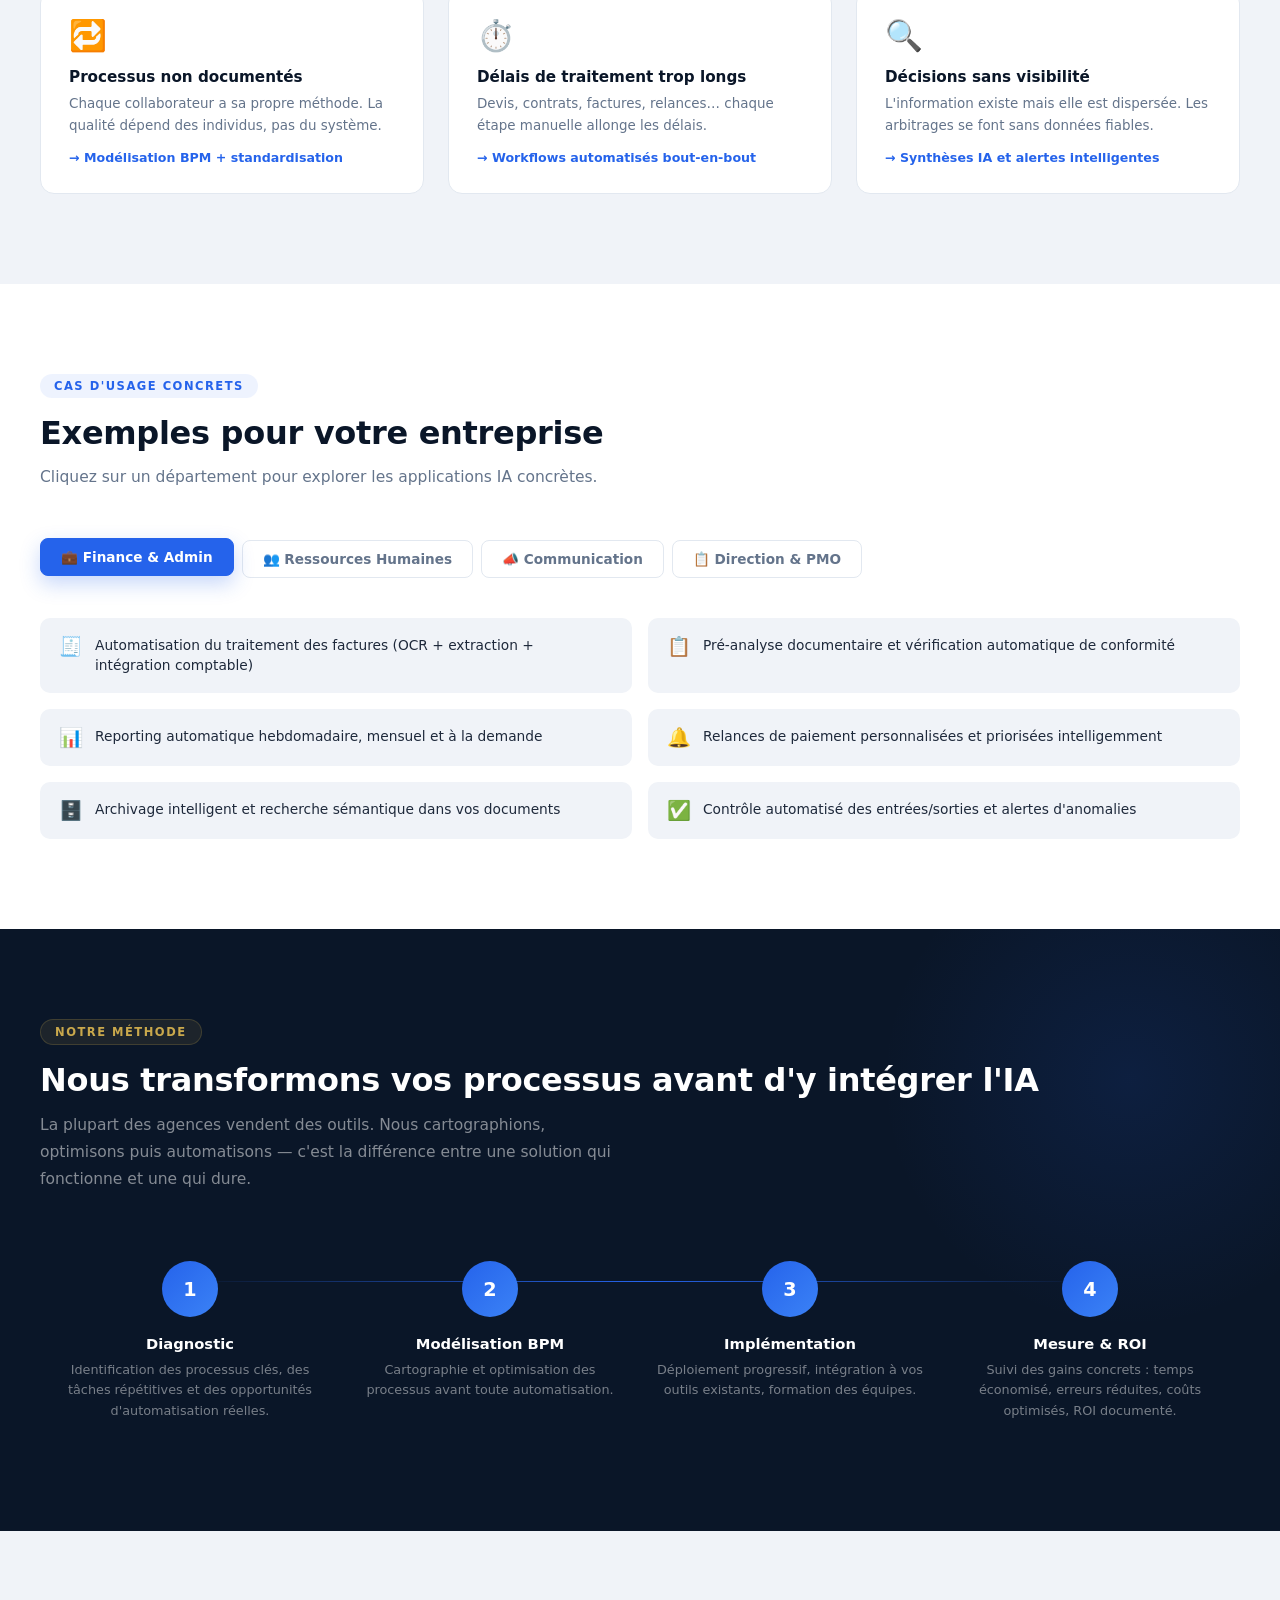
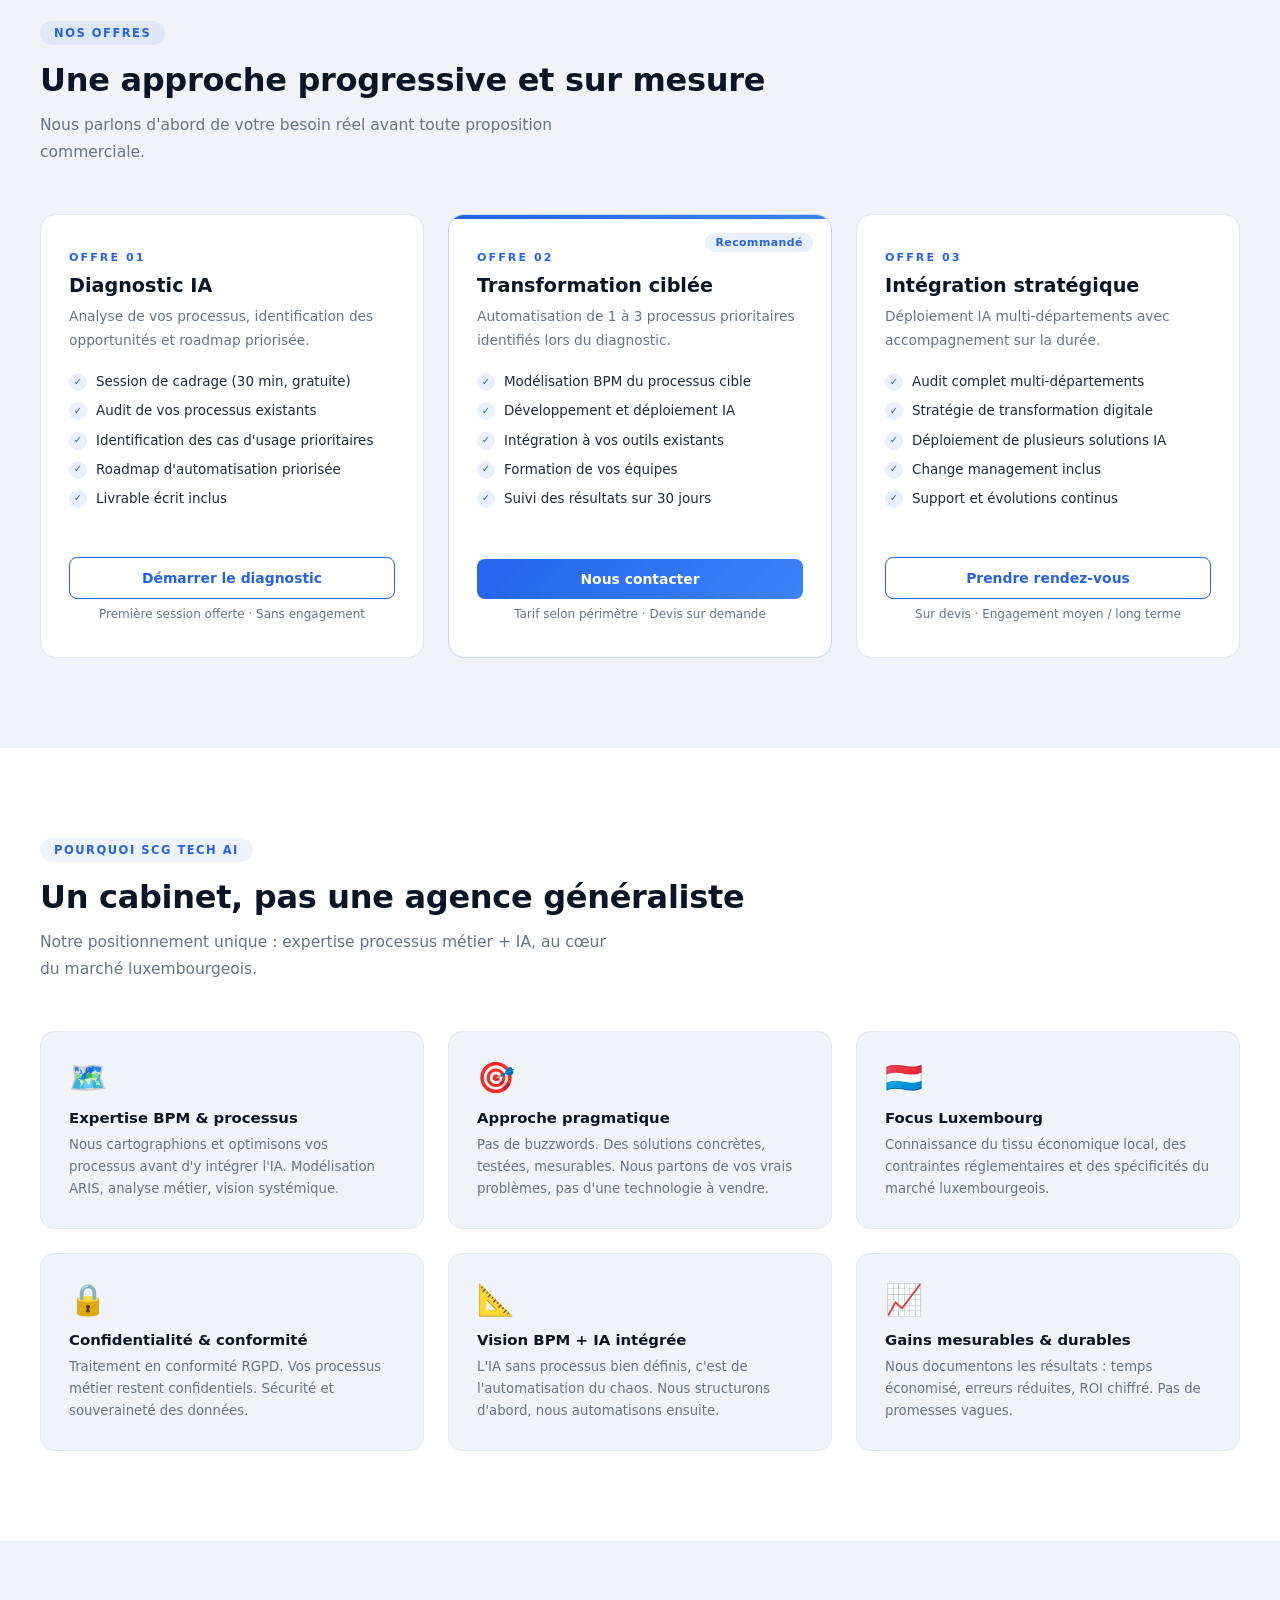
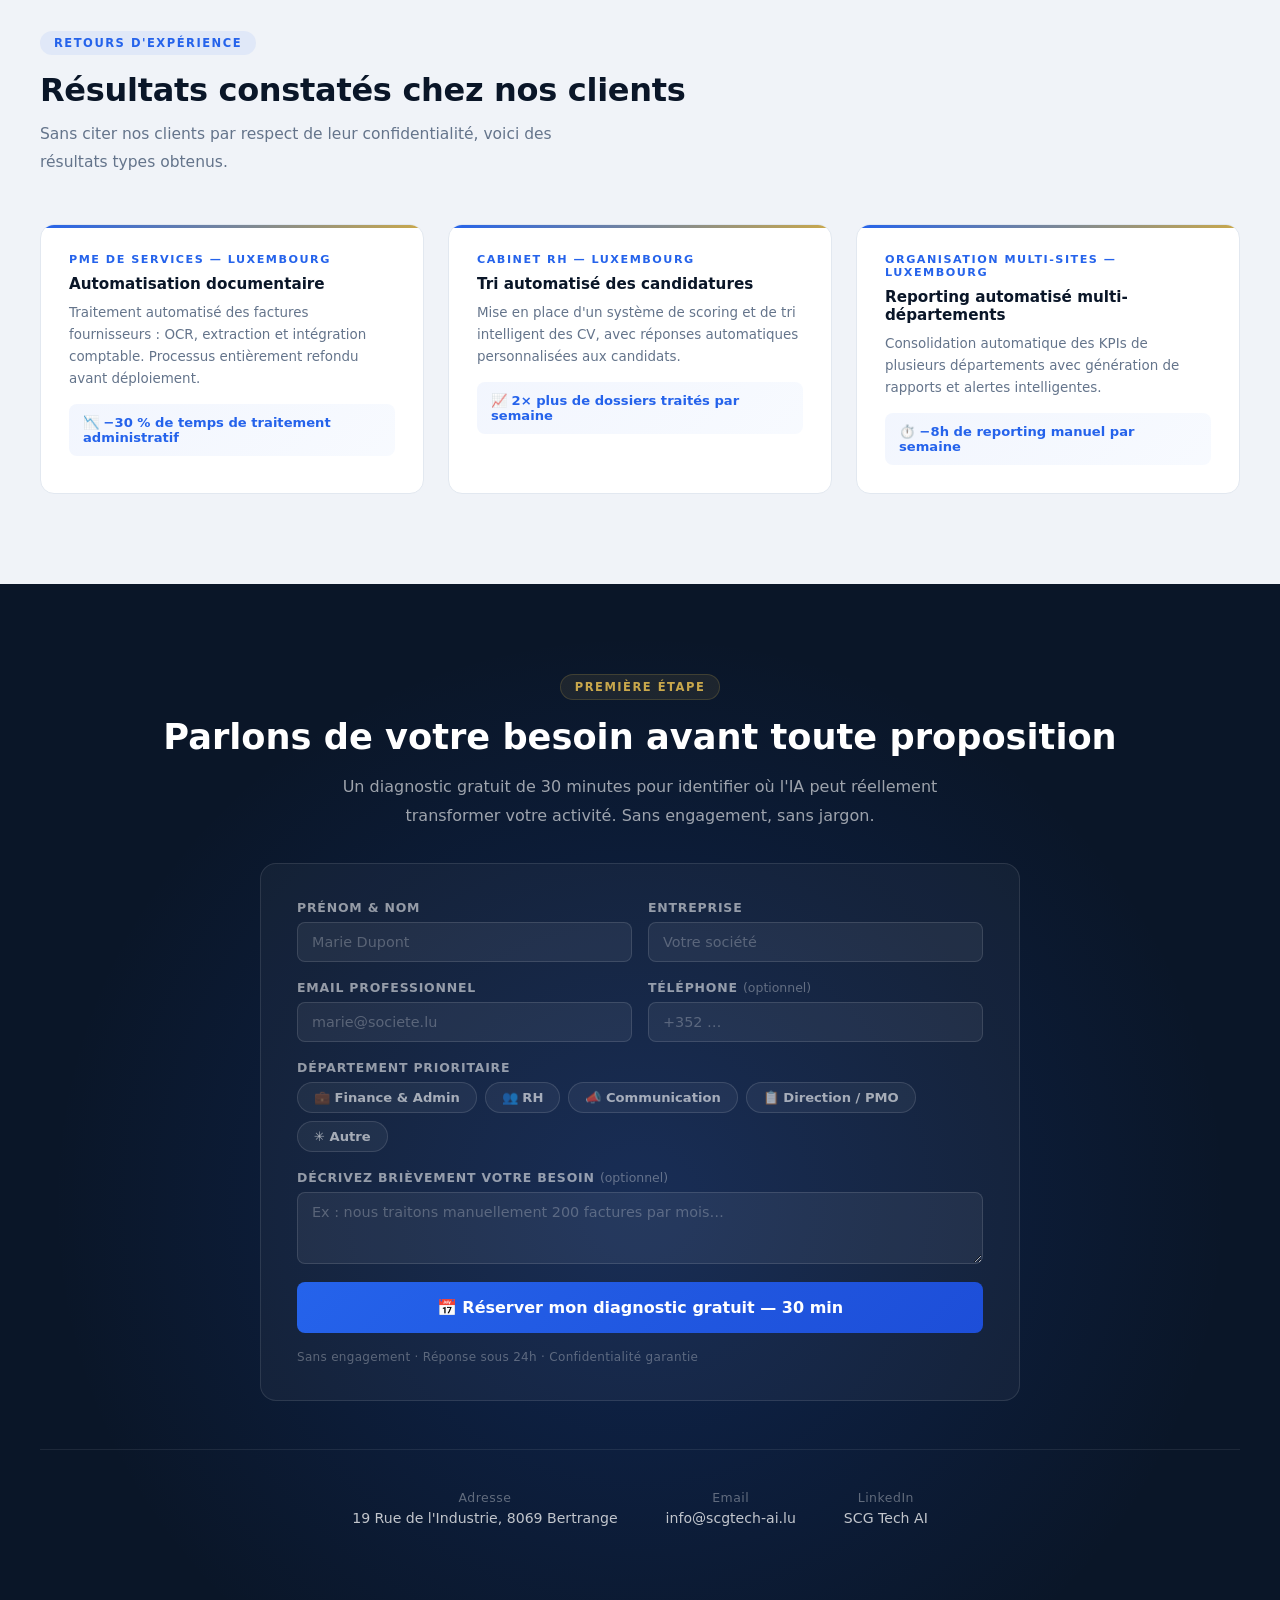
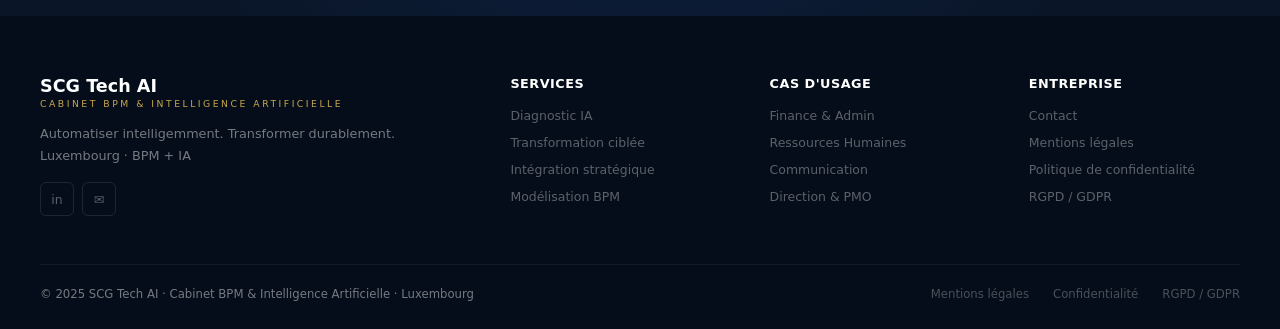
<file: remixed-bf9fddca (2).html>
<!DOCTYPE html>
<html lang="fr">
<head>
<meta charset="UTF-8">
<meta name="viewport" content="width=device-width, initial-scale=1.0">
<title>SCG Tech AI — L'IA au service de vos processus métier | Luxembourg</title>
<style>
*{margin:0;padding:0;box-sizing:border-box}
:root{
  --navy:#0a1628;--blue:#0f2d5e;--accent:#2563eb;--accent2:#3b82f6;
  --gold:#c9a84c;--gray:#f0f3f8;--text:#1e293b;--muted:#64748b;--white:#fff;
}
html{scroll-behavior:smooth}
body{font-family:'Segoe UI',system-ui,sans-serif;color:var(--text);overflow-x:hidden;background:var(--white)}

/* LOADER */
#loader{position:fixed;inset:0;background:var(--navy);z-index:99999;display:flex;flex-direction:column;align-items:center;justify-content:center;transition:opacity .6s,visibility .6s}
#loader.hide{opacity:0;visibility:hidden}
.loader-logo{font-size:2rem;font-weight:900;color:var(--white);letter-spacing:1px;margin-bottom:8px;animation:pulse 1s ease-in-out infinite}
.loader-sub{font-size:.7rem;color:var(--gold);letter-spacing:3px;text-transform:uppercase;margin-bottom:40px}
.loader-bar-wrap{width:200px;height:2px;background:rgba(255,255,255,.1);border-radius:2px;overflow:hidden}
.loader-bar{height:100%;width:0;background:linear-gradient(90deg,var(--accent),var(--gold));border-radius:2px;transition:width .05s linear}
@keyframes pulse{0%,100%{opacity:.7}50%{opacity:1}}

/* CURSOR */
.cur{width:10px;height:10px;background:var(--accent);border-radius:50%;position:fixed;pointer-events:none;z-index:9999;transition:transform .12s,background .2s;transform:translate(-50%,-50%)}
.cur-ring{width:32px;height:32px;border:1.5px solid rgba(37,99,235,.5);border-radius:50%;position:fixed;pointer-events:none;z-index:9998;transform:translate(-50%,-50%);transition:width .2s,height .2s,border-color .2s}
.cur.hov{transform:translate(-50%,-50%) scale(2.5);background:var(--gold)}
.cur-ring.hov{width:48px;height:48px;border-color:rgba(201,168,76,.6)}

/* LANG SWITCHER */
.lang-switch{display:flex;gap:4px;align-items:center}
.lang-btn{background:transparent;border:1px solid rgba(255,255,255,.2);color:rgba(255,255,255,.6);padding:5px 10px;border-radius:5px;font-size:.78rem;font-weight:700;cursor:pointer;transition:all .25s;letter-spacing:.5px;font-family:inherit}
.lang-btn.active{background:var(--gold);border-color:var(--gold);color:var(--navy)}
.lang-btn:not(.active):hover{border-color:rgba(255,255,255,.5);color:var(--white)}

/* HEADER */
header{position:fixed;top:0;width:100%;z-index:1000;transition:all .5s}
header.scrolled{background:rgba(10,22,40,.96);backdrop-filter:blur(20px);border-bottom:1px solid rgba(255,255,255,.06)}
nav{max-width:1200px;margin:0 auto;padding:0 40px;display:flex;justify-content:space-between;align-items:center;height:72px;gap:1rem}
.logo{display:flex;flex-direction:column;line-height:1.15}
.logo-main{font-size:1.2rem;font-weight:900;color:var(--white);letter-spacing:.5px}
.logo-sub{font-size:.58rem;color:var(--gold);letter-spacing:2.5px;text-transform:uppercase}
.nav-links{display:flex;list-style:none;gap:1.5rem}
.nav-links a{color:rgba(255,255,255,.65);text-decoration:none;font-size:.85rem;font-weight:500;position:relative;transition:color .2s}
.nav-links a::after{content:'';position:absolute;bottom:-4px;left:0;width:0;height:1px;background:var(--gold);transition:width .35s}
.nav-links a:hover{color:var(--white)}
.nav-links a:hover::after{width:100%}
.nav-right{display:flex;align-items:center;gap:12px}
.nav-cta{background:var(--accent);color:var(--white);padding:9px 18px;border-radius:6px;font-size:.82rem;font-weight:700;text-decoration:none;transition:all .3s;white-space:nowrap}
.nav-cta:hover{box-shadow:0 6px 20px rgba(37,99,235,.5);transform:translateY(-1px)}

/* HERO */
.hero{min-height:100vh;background:var(--navy);position:relative;display:flex;align-items:center;overflow:hidden}
canvas#ptc{position:absolute;inset:0}
.hero-grid{position:absolute;inset:0;background-image:linear-gradient(rgba(37,99,235,.04) 1px,transparent 1px),linear-gradient(90deg,rgba(37,99,235,.04) 1px,transparent 1px);background-size:64px 64px;animation:gridDrift 25s linear infinite}
@keyframes gridDrift{to{transform:translateY(64px)}}
.hero-orb1{position:absolute;width:700px;height:700px;background:radial-gradient(circle,rgba(37,99,235,.18) 0%,transparent 65%);top:-200px;right:-150px;animation:orbFloat 7s ease-in-out infinite}
.hero-orb2{position:absolute;width:400px;height:400px;background:radial-gradient(circle,rgba(201,168,76,.08) 0%,transparent 65%);bottom:-100px;left:50px;animation:orbFloat 9s ease-in-out infinite reverse}
@keyframes orbFloat{0%,100%{transform:translate(0,0) scale(1)}50%{transform:translate(20px,-30px) scale(1.05)}}
.hero-inner{max-width:1200px;margin:0 auto;padding:0 40px;position:relative;z-index:2;display:grid;grid-template-columns:1fr 1fr;gap:4rem;align-items:center;width:100%}
.hero-badge{display:inline-flex;align-items:center;gap:8px;background:rgba(201,168,76,.1);border:1px solid rgba(201,168,76,.3);color:var(--gold);padding:7px 16px;border-radius:30px;font-size:.72rem;font-weight:700;letter-spacing:1.5px;text-transform:uppercase;margin-bottom:1.5rem}
.badge-dot{width:6px;height:6px;background:var(--gold);border-radius:50%;animation:blink 1.5s infinite}
@keyframes blink{0%,100%{opacity:1}50%{opacity:.2}}
.hero h1{font-size:3rem;font-weight:900;color:var(--white);line-height:1.15;margin-bottom:1.2rem;letter-spacing:-.5px}
.typed-text{color:transparent;background:linear-gradient(135deg,var(--accent2),var(--gold));-webkit-background-clip:text;-webkit-text-fill-color:transparent;background-clip:text}
.typed-cursor{color:var(--gold);animation:blink 1s infinite;font-weight:300}
.hero-sub{font-size:1rem;color:rgba(255,255,255,.65);margin-bottom:1.5rem;line-height:1.8;max-width:460px}
.hero-intro{background:rgba(255,255,255,.04);border-left:2px solid var(--gold);padding:14px 18px;border-radius:0 8px 8px 0;margin-bottom:2rem;font-size:.86rem;color:rgba(255,255,255,.68);line-height:1.8;max-width:480px}
.hero-btns{display:flex;gap:12px;flex-wrap:wrap}
.btn-p{background:linear-gradient(135deg,var(--accent),#1d4ed8);color:var(--white);padding:14px 26px;border-radius:8px;font-weight:700;font-size:.9rem;text-decoration:none;transition:all .3s;position:relative;overflow:hidden;display:inline-flex;align-items:center;gap:8px;border:none;cursor:pointer;font-family:inherit}
.btn-p:hover{transform:translateY(-3px);box-shadow:0 14px 36px rgba(37,99,235,.45)}
.btn-o{background:transparent;color:var(--white);padding:14px 26px;border-radius:8px;border:1px solid rgba(255,255,255,.25);font-weight:600;font-size:.9rem;text-decoration:none;transition:all .3s}
.btn-o:hover{border-color:var(--gold);color:var(--gold);transform:translateY(-3px)}
.hero-cards{display:flex;flex-direction:column;gap:10px}
.hc{background:rgba(255,255,255,.04);border:1px solid rgba(255,255,255,.07);border-radius:12px;padding:14px 18px;display:flex;align-items:center;gap:14px;cursor:default;position:relative;overflow:hidden;transition:all .4s}
.hc::before{content:'';position:absolute;left:0;top:0;bottom:0;width:3px;background:linear-gradient(to bottom,var(--accent),var(--gold));transform:scaleY(0);transition:transform .4s;transform-origin:bottom}
.hc:hover::before{transform:scaleY(1)}
.hc:hover{background:rgba(37,99,235,.1);border-color:rgba(37,99,235,.3);transform:translateX(6px)}
.hc-ico{font-size:1.3rem;min-width:28px;text-align:center}
.hc-t{font-weight:700;color:var(--white);font-size:.87rem;margin-bottom:2px}
.hc-d{font-size:.75rem;color:rgba(255,255,255,.45);line-height:1.4}
.hero-scroll{position:absolute;bottom:32px;left:50%;transform:translateX(-50%);display:flex;flex-direction:column;align-items:center;gap:6px;color:rgba(255,255,255,.25);font-size:.68rem;letter-spacing:1.5px;text-transform:uppercase;z-index:2;cursor:pointer;transition:color .3s}
.hero-scroll:hover{color:rgba(255,255,255,.5)}
.scroll-mouse{width:22px;height:36px;border:1.5px solid rgba(255,255,255,.2);border-radius:20px;position:relative}
.scroll-dot{width:4px;height:4px;background:rgba(255,255,255,.4);border-radius:50%;position:absolute;top:8px;left:50%;transform:translateX(-50%);animation:scrollDot 2s ease-in-out infinite}
@keyframes scrollDot{0%{opacity:1;transform:translateX(-50%) translateY(0)}100%{opacity:0;transform:translateX(-50%) translateY(14px)}}

/* COUNTERS */
.counters{background:linear-gradient(135deg,var(--navy),var(--blue));padding:56px 40px}
.counters-in{max-width:1200px;margin:0 auto;display:grid;grid-template-columns:repeat(4,1fr);gap:2rem;text-align:center}
.cnt{position:relative}
.cnt::after{content:'';position:absolute;top:50%;right:0;width:1px;height:40px;transform:translateY(-50%);background:rgba(255,255,255,.1)}
.cnt:last-child::after{display:none}
.cnt-val{font-size:2.8rem;font-weight:900;line-height:1;margin-bottom:6px;background:linear-gradient(135deg,var(--white),var(--accent2));-webkit-background-clip:text;-webkit-text-fill-color:transparent;background-clip:text}
.cnt-suf{font-size:1.8rem}
.cnt-lbl{font-size:.78rem;color:rgba(255,255,255,.45);letter-spacing:.5px}

/* SECTION */
section{padding:90px 40px}
.si{max-width:1200px;margin:0 auto}
.stag{display:inline-block;background:rgba(37,99,235,.08);color:var(--accent);padding:5px 14px;border-radius:20px;font-size:.72rem;font-weight:700;letter-spacing:1.5px;text-transform:uppercase;margin-bottom:1rem}
.stit{font-size:2rem;font-weight:900;color:var(--navy);margin-bottom:.8rem;letter-spacing:-.3px}
.sdesc{font-size:.97rem;color:var(--muted);max-width:580px;line-height:1.75;margin-bottom:3rem}

/* PROBLEMS */
.problems{background:var(--gray)}
.pg{display:grid;grid-template-columns:repeat(3,1fr);gap:1.5rem}
.pc{background:var(--white);border-radius:14px;padding:28px;border:1px solid #e2e8f0;transition:all .4s;cursor:default;position:relative;overflow:hidden}
.pc-line{position:absolute;bottom:0;left:0;right:0;height:3px;background:linear-gradient(90deg,var(--accent),var(--accent2));transform:scaleX(0);transition:transform .45s;transform-origin:left}
.pc:hover .pc-line{transform:scaleX(1)}
.pc:hover{transform:translateY(-6px);box-shadow:0 20px 48px rgba(15,31,61,.1)}
.pc-ico{font-size:1.9rem;margin-bottom:14px;display:block;transition:transform .3s}
.pc:hover .pc-ico{transform:scale(1.18) rotate(-5deg)}
.pc h3{font-size:.95rem;font-weight:800;color:var(--navy);margin-bottom:7px}
.pc p{font-size:.84rem;color:var(--muted);line-height:1.65;margin-bottom:12px}
.pc-sol{font-size:.79rem;font-weight:700;color:var(--accent)}

/* TABS */
.usecases{background:var(--white)}
.tabs{display:flex;gap:8px;margin-bottom:2.5rem;flex-wrap:wrap}
.tab{padding:10px 20px;border-radius:8px;border:1.5px solid #e2e8f0;font-size:.85rem;font-weight:600;cursor:pointer;transition:all .3s;background:var(--white);color:var(--muted);font-family:inherit}
.tab.active{background:var(--accent);color:var(--white);border-color:var(--accent);box-shadow:0 8px 20px rgba(37,99,235,.25);transform:translateY(-2px)}
.tab:not(.active):hover{border-color:var(--accent);color:var(--accent);transform:translateY(-2px)}
.tab-panel{display:none;animation:tabIn .35s ease}
.tab-panel.active{display:grid;grid-template-columns:1fr 1fr;gap:1rem}
@keyframes tabIn{from{opacity:0;transform:translateY(8px)}to{opacity:1;transform:translateY(0)}}
.uci{background:var(--gray);border-radius:10px;padding:16px 18px;display:flex;align-items:flex-start;gap:12px;border:1px solid transparent;transition:all .35s;cursor:default}
.uci:hover{background:rgba(37,99,235,.05);border-color:rgba(37,99,235,.15);transform:translateX(5px)}
.uci-ico{font-size:1.2rem;min-width:24px}
.uci-txt{font-size:.86rem;color:var(--text);line-height:1.5;font-weight:500}

/* METHODOLOGY */
.methodology{background:var(--navy);position:relative;overflow:hidden}
.mgl{position:absolute;width:500px;height:500px;background:radial-gradient(circle,rgba(37,99,235,.12) 0%,transparent 70%);top:-100px;right:-100px;pointer-events:none}
.methodology .stag{background:rgba(201,168,76,.1);color:var(--gold);border:1px solid rgba(201,168,76,.2)}
.methodology .stit{color:var(--white)}
.methodology .sdesc{color:rgba(255,255,255,.5)}
.steps{display:grid;grid-template-columns:repeat(4,1fr);gap:0;position:relative}
.steps-line{position:absolute;top:40px;left:12%;right:12%;height:1px;background:linear-gradient(90deg,transparent,rgba(37,99,235,.5),var(--accent),rgba(37,99,235,.5),transparent)}
.stp{text-align:center;padding:20px 16px;position:relative;z-index:1;cursor:default}
.stp-n{width:56px;height:56px;background:linear-gradient(135deg,var(--accent),var(--accent2));color:var(--white);border-radius:50%;display:flex;align-items:center;justify-content:center;font-size:1.2rem;font-weight:900;margin:0 auto 18px;transition:all .35s;box-shadow:0 0 0 0 rgba(37,99,235,.3)}
.stp:hover .stp-n{box-shadow:0 0 0 12px rgba(37,99,235,.15);transform:scale(1.12)}
.stp h3{font-size:.92rem;font-weight:800;color:var(--white);margin-bottom:8px}
.stp p{font-size:.8rem;color:rgba(255,255,255,.45);line-height:1.6}

/* OFFERS */
.offers{background:var(--gray)}
.og{display:grid;grid-template-columns:repeat(3,1fr);gap:1.5rem}
.ofc{background:var(--white);border-radius:16px;padding:36px 28px;border:1px solid #e2e8f0;transition:all .45s;position:relative;overflow:hidden;display:flex;flex-direction:column}
.ofc-top-bar{position:absolute;top:0;left:0;right:0;height:4px;background:linear-gradient(90deg,var(--accent),var(--accent2));transform:scaleX(0);transition:transform .4s;transform-origin:left}
.ofc.feat .ofc-top-bar,.ofc:hover .ofc-top-bar{transform:scaleX(1)}
.ofc.feat{border-color:rgba(37,99,235,.25);border-width:1.5px}
.ofc:hover{transform:translateY(-8px);box-shadow:0 28px 60px rgba(15,31,61,.12)}
.feat-badge{position:absolute;top:18px;right:18px;background:rgba(37,99,235,.1);color:var(--accent);font-size:.68rem;font-weight:700;padding:3px 10px;border-radius:20px;letter-spacing:.5px}
.ofc-num{font-size:.7rem;font-weight:700;color:var(--accent);letter-spacing:2px;text-transform:uppercase;margin-bottom:10px}
.ofc h3{font-size:1.2rem;font-weight:900;color:var(--navy);margin-bottom:8px}
.ofc-desc{font-size:.86rem;color:var(--muted);margin-bottom:20px;line-height:1.7}
.ofc-feats{list-style:none;display:flex;flex-direction:column;gap:9px;margin-bottom:auto;padding-bottom:24px}
.ofc-feats li{font-size:.84rem;color:var(--text);display:flex;align-items:flex-start;gap:9px;line-height:1.5}
.fchk{width:18px;height:18px;min-width:18px;background:rgba(37,99,235,.1);border-radius:50%;display:flex;align-items:center;justify-content:center;font-size:.62rem;color:var(--accent);font-weight:700;margin-top:1px}
.obtn{display:block;text-align:center;padding:12px;border-radius:8px;font-weight:700;font-size:.87rem;text-decoration:none;transition:all .3s;margin-top:24px}
.obtn-o{border:1.5px solid var(--accent);color:var(--accent)}
.obtn-o:hover{background:var(--accent);color:var(--white)}
.obtn-f{background:linear-gradient(135deg,var(--accent),var(--accent2));color:var(--white)}
.obtn-f:hover{transform:translateY(-2px);box-shadow:0 8px 24px rgba(37,99,235,.35)}
.onote{font-size:.75rem;color:var(--muted);text-align:center;margin-top:8px}

/* WHY */
.why{background:var(--white)}
.wg{display:grid;grid-template-columns:repeat(3,1fr);gap:1.5rem}
.wc{padding:28px;border-radius:14px;background:var(--gray);border:1px solid #e2e8f0;transition:all .4s;cursor:default;overflow:hidden;position:relative}
.wc::after{content:'';position:absolute;inset:0;background:linear-gradient(135deg,rgba(37,99,235,.05),transparent);opacity:0;transition:opacity .4s}
.wc:hover::after{opacity:1}
.wc:hover{transform:translateY(-5px);box-shadow:0 16px 40px rgba(15,31,61,.08);border-color:rgba(37,99,235,.2)}
.wc-ico{font-size:1.9rem;margin-bottom:13px;display:block;transition:transform .3s;position:relative;z-index:1}
.wc:hover .wc-ico{transform:scale(1.2) rotate(-6deg)}
.wc h3{font-size:.93rem;font-weight:800;color:var(--navy);margin-bottom:7px;position:relative;z-index:1}
.wc p{font-size:.83rem;color:var(--muted);line-height:1.65;position:relative;z-index:1}

/* CASES */
.cases{background:var(--gray)}
.cg{display:grid;grid-template-columns:repeat(3,1fr);gap:1.5rem}
.cc{background:var(--white);border-radius:14px;padding:28px;border:1px solid #e2e8f0;transition:all .4s;overflow:hidden;position:relative}
.cc-line{position:absolute;top:0;left:0;right:0;height:3px;background:linear-gradient(90deg,var(--accent),var(--gold))}
.cc:hover{transform:translateY(-6px);box-shadow:0 20px 50px rgba(15,31,61,.1)}
.cc-sec{font-size:.7rem;font-weight:700;color:var(--accent);letter-spacing:1.5px;text-transform:uppercase;margin-bottom:9px}
.cc h3{font-size:.95rem;font-weight:800;color:var(--navy);margin-bottom:9px}
.cc p{font-size:.84rem;color:var(--muted);line-height:1.65}
.cc-res{margin-top:14px;background:linear-gradient(135deg,rgba(37,99,235,.06),rgba(59,130,246,.04));border-radius:8px;padding:11px 14px;font-size:.82rem;color:var(--accent);font-weight:700;display:flex;align-items:center;gap:8px}

/* CTA / FORM */
.cta-f{background:var(--navy);position:relative;overflow:hidden;text-align:center}
.cta-bg-glow{position:absolute;inset:0;background:radial-gradient(ellipse at 50% 60%,rgba(37,99,235,.2) 0%,transparent 65%)}
.cta-f h2{font-size:2.2rem;font-weight:900;color:var(--white);margin-bottom:1rem;position:relative;z-index:1}
.cta-f>div>p{font-size:1rem;color:rgba(255,255,255,.6);max-width:600px;margin:0 auto 2rem;line-height:1.8;position:relative;z-index:1}
.cta-contacts{display:flex;justify-content:center;gap:3rem;flex-wrap:wrap;padding-top:2.5rem;border-top:1px solid rgba(255,255,255,.08);position:relative;z-index:1;margin-top:3rem}
.ctact{display:flex;flex-direction:column;align-items:center;gap:5px}
.ctact span{font-size:.78rem;color:rgba(255,255,255,.35);letter-spacing:.5px}
.ctact a{font-size:.88rem;color:rgba(255,255,255,.75);text-decoration:none;font-weight:500;transition:color .2s}
.ctact a:hover{color:var(--white)}
.diag-form{background:rgba(255,255,255,.04);border:1px solid rgba(255,255,255,.1);border-radius:16px;padding:36px;margin:0 auto 2rem;max-width:760px;text-align:left;position:relative;z-index:1}
.form-grid{display:flex;flex-direction:column;gap:18px}
.fg-row{display:grid;grid-template-columns:1fr 1fr;gap:16px}
.fi-wrap{display:flex;flex-direction:column;gap:7px}
.fi-wrap label{font-size:.78rem;font-weight:700;color:rgba(255,255,255,.55);letter-spacing:.8px;text-transform:uppercase}
.fi-wrap .opt{font-weight:400;text-transform:none;letter-spacing:0;opacity:.6}
.fi-wrap input,.fi-wrap textarea{background:rgba(255,255,255,.06);border:1px solid rgba(255,255,255,.12);border-radius:8px;padding:11px 14px;color:var(--white);font-size:.9rem;font-family:inherit;transition:all .3s;outline:none;resize:vertical}
.fi-wrap input::placeholder,.fi-wrap textarea::placeholder{color:rgba(255,255,255,.25)}
.fi-wrap input:focus,.fi-wrap textarea:focus{border-color:rgba(37,99,235,.6);background:rgba(37,99,235,.08);box-shadow:0 0 0 3px rgba(37,99,235,.15)}
.dept-chips{display:flex;flex-wrap:wrap;gap:8px}
.chip{background:rgba(255,255,255,.05);border:1px solid rgba(255,255,255,.12);border-radius:30px;padding:7px 16px;color:rgba(255,255,255,.6);font-size:.82rem;font-weight:600;cursor:pointer;transition:all .25s;font-family:inherit}
.chip:hover{border-color:rgba(37,99,235,.5);color:var(--white)}
.chip.selected{background:rgba(37,99,235,.25);border-color:var(--accent);color:var(--white)}
.submit-btn{border:none;cursor:pointer;width:100%}
.form-note{font-size:.75rem;color:rgba(255,255,255,.3);text-align:center;margin-top:10px;letter-spacing:.3px}
.form-error{background:rgba(220,53,69,.15);border:1px solid rgba(220,53,69,.4);color:#ff8a8a;border-radius:8px;padding:10px 14px;font-size:.84rem;margin-bottom:10px;width:100%}
.diag-success{background:rgba(255,255,255,.04);border:1px solid rgba(37,99,235,.3);border-radius:16px;padding:48px 36px;margin:0 auto 2rem;max-width:600px;text-align:center;position:relative;z-index:1;animation:fadeUp .5s ease}
.success-ico{font-size:3rem;margin-bottom:16px}
.diag-success h3{font-size:1.5rem;font-weight:900;color:var(--white);margin-bottom:12px}
.diag-success p{font-size:.95rem;color:rgba(255,255,255,.65);line-height:1.7;margin-bottom:8px}
.diag-success a{color:var(--accent2);text-decoration:none}

/* FOOTER */
footer{background:#050d1a;color:rgba(255,255,255,.45);padding:60px 40px 28px}
.fi{max-width:1200px;margin:0 auto}
.fg{display:grid;grid-template-columns:2fr 1fr 1fr 1fr;gap:3rem;margin-bottom:3rem}
.flm{font-size:1.1rem;color:var(--white);font-weight:900;display:block;margin-bottom:2px}
.fls{font-size:.58rem;color:var(--gold);letter-spacing:2.5px;text-transform:uppercase;display:block;margin-bottom:14px}
.fb p{font-size:.8rem;line-height:1.7;margin-bottom:16px}
.fsoc{display:flex;gap:8px}
.soc{width:34px;height:34px;border:1px solid rgba(255,255,255,.1);border-radius:6px;display:flex;align-items:center;justify-content:center;color:rgba(255,255,255,.35);text-decoration:none;font-size:.78rem;transition:all .3s}
.soc:hover{border-color:var(--accent);color:var(--white);background:rgba(37,99,235,.15)}
.fc h4{color:var(--white);font-size:.8rem;font-weight:700;margin-bottom:14px;letter-spacing:.5px;text-transform:uppercase}
.fc ul{list-style:none;display:flex;flex-direction:column;gap:8px}
.fc li a{font-size:.78rem;color:rgba(255,255,255,.35);text-decoration:none;transition:all .25s}
.fc li a:hover{color:rgba(255,255,255,.8);padding-left:4px}
.fbot{border-top:1px solid rgba(255,255,255,.06);padding-top:22px;display:flex;justify-content:space-between;align-items:center;font-size:.73rem;flex-wrap:wrap;gap:10px}
.flegal{display:flex;gap:1.5rem}
.flegal a{color:rgba(255,255,255,.28);text-decoration:none;transition:color .2s}
.flegal a:hover{color:rgba(255,255,255,.6)}

/* ANIMATIONS */
.rv{opacity:0;transform:translateY(30px);transition:opacity .65s cubic-bezier(.23,1,.32,1),transform .65s cubic-bezier(.23,1,.32,1)}
.rv.show{opacity:1;transform:translateY(0)}
.rv-l{opacity:0;transform:translateX(-30px);transition:opacity .65s cubic-bezier(.23,1,.32,1),transform .65s cubic-bezier(.23,1,.32,1)}
.rv-l.show{opacity:1;transform:translateX(0)}
.rv-r{opacity:0;transform:translateX(30px);transition:opacity .65s cubic-bezier(.23,1,.32,1),transform .65s cubic-bezier(.23,1,.32,1)}
.rv-r.show{opacity:1;transform:translateX(0)}
@keyframes fadeUp{from{opacity:0;transform:translateY(24px)}to{opacity:1;transform:translateY(0)}}

/* RESPONSIVE */
@media(max-width:900px){
  .hero-inner,.tab-panel.active,.pg,.og,.wg,.cg{grid-template-columns:1fr 1fr}
  .hero-cards{display:none}
  .steps{grid-template-columns:1fr 1fr}.steps-line{display:none}
  .counters-in{grid-template-columns:1fr 1fr}
  .fg{grid-template-columns:1fr 1fr}
  .nav-links{display:none}
}
@media(max-width:600px){
  section{padding:70px 20px}
  .hero h1{font-size:2rem}
  .pg,.og,.wg,.cg,.tab-panel.active,.steps,.counters-in{grid-template-columns:1fr}
  .fg{grid-template-columns:1fr}
  nav{padding:0 20px}
  .fg-row{grid-template-columns:1fr}
  .diag-form{padding:22px}
}
</style>
</head>
<body>

<!-- LOADER -->
<div id="loader">
  <div class="loader-logo">SCG Tech AI</div>
  <div class="loader-sub">Cabinet BPM & Intelligence Artificielle</div>
  <div class="loader-bar-wrap"><div class="loader-bar" id="lbar"></div></div>
</div>

<!-- CURSOR -->
<div class="cur" id="cur"></div>
<div class="cur-ring" id="curRing"></div>

<!-- HEADER -->
<header id="hdr">
  <nav>
    <div class="logo">
      <span class="logo-main">SCG Tech AI</span>
      <span class="logo-sub" data-fr="Cabinet BPM & Intelligence Artificielle" data-en="BPM & Artificial Intelligence Firm">Cabinet BPM & Intelligence Artificielle</span>
    </div>
    <ul class="nav-links">
      <li><a href="#problemes" data-fr="Enjeux" data-en="Challenges">Enjeux</a></li>
      <li><a href="#usecases" data-fr="Cas d'usage" data-en="Use Cases">Cas d'usage</a></li>
      <li><a href="#methodo" data-fr="Méthode" data-en="Method">Méthode</a></li>
      <li><a href="#offres" data-fr="Offres" data-en="Offers">Offres</a></li>
      <li><a href="#contact" data-fr="Contact" data-en="Contact">Contact</a></li>
    </ul>
    <div class="nav-right">
      <div class="lang-switch">
        <button class="lang-btn active" id="btnFR">FR</button>
        <button class="lang-btn" id="btnEN">EN</button>
      </div>
      <a href="#contact" class="nav-cta" data-fr="Diagnostic gratuit →" data-en="Free Diagnosis →">Diagnostic gratuit →</a>
    </div>
  </nav>
</header>

<!-- HERO -->
<section class="hero" id="accueil">
  <canvas id="ptc"></canvas>
  <div class="hero-grid"></div>
  <div class="hero-orb1"></div>
  <div class="hero-orb2"></div>
  <div class="hero-inner">
    <div>
      <div class="hero-badge"><span class="badge-dot"></span><span data-fr="🇱🇺 Luxembourg · BPM · IA" data-en="🇱🇺 Luxembourg · BPM · AI">🇱🇺 Luxembourg · BPM · IA</span></div>
      <h1><span data-fr="Automatisez vos" data-en="Automate your">Automatisez vos</span><br><span class="typed-text" id="typedTxt"></span><span class="typed-cursor">|</span></h1>
      <p class="hero-sub" data-fr="Réduisez les tâches répétitives, améliorez la productivité et structurez votre transformation digitale." data-en="Reduce repetitive tasks, improve productivity and structure your digital transformation.">Réduisez les tâches répétitives, améliorez la productivité et structurez votre transformation digitale.</p>
      <div class="hero-intro" data-fr="Chez SCG Tech AI, nous aidons les PME et organisations luxembourgeoises à moderniser leurs processus métier grâce à une approche combinant analyse métier, optimisation BPM et intelligence artificielle. Notre objectif : des gains mesurables, réalistes et durables." data-en="At SCG Tech AI, we help Luxembourg SMEs and organisations modernise their business processes through an approach combining business analysis, BPM optimisation and artificial intelligence. Our goal: measurable, realistic and lasting gains.">Chez SCG Tech AI, nous aidons les PME et organisations luxembourgeoises à moderniser leurs processus métier grâce à une approche combinant analyse métier, optimisation BPM et intelligence artificielle. Notre objectif : des gains mesurables, réalistes et durables.</div>
      <div class="hero-btns">
        <a href="#contact" class="btn-p" data-fr="📅 Diagnostic gratuit de 30 min" data-en="📅 Free 30-min Diagnosis">📅 Diagnostic gratuit de 30 min</a>
        <a href="#usecases" class="btn-o" data-fr="Voir les cas d'usage" data-en="See use cases">Voir les cas d'usage</a>
      </div>
    </div>
    <div class="hero-cards">
      <div class="hc"><div class="hc-ico">⚙️</div><div><div class="hc-t" data-fr="Réduire la charge administrative" data-en="Reduce administrative burden">Réduire la charge administrative</div><div class="hc-d" data-fr="Moins de saisie manuelle, moins d'erreurs, plus de temps utile." data-en="Less manual entry, fewer errors, more useful time.">Moins de saisie manuelle, moins d'erreurs, plus de temps utile.</div></div></div>
      <div class="hc"><div class="hc-ico">📧</div><div><div class="hc-t" data-fr="Automatiser emails & documents" data-en="Automate emails & documents">Automatiser emails & documents</div><div class="hc-d" data-fr="Traitement intelligent des flux documentaires entrants." data-en="Intelligent processing of incoming document flows.">Traitement intelligent des flux documentaires entrants.</div></div></div>
      <div class="hc"><div class="hc-ico">🔄</div><div><div class="hc-t" data-fr="Structurer les workflows internes" data-en="Structure internal workflows">Structurer les workflows internes</div><div class="hc-d" data-fr="Processus clairs, bien définis, avant toute automatisation." data-en="Clear, well-defined processes before any automation.">Processus clairs, bien définis, avant toute automatisation.</div></div></div>
      <div class="hc"><div class="hc-ico">🤝</div><div><div class="hc-t" data-fr="Optimiser la relation client" data-en="Optimise customer relations">Optimiser la relation client</div><div class="hc-d" data-fr="Réponses plus rapides, suivi automatisé, satisfaction renforcée." data-en="Faster responses, automated follow-up, improved satisfaction.">Réponses plus rapides, suivi automatisé, satisfaction renforcée.</div></div></div>
      <div class="hc"><div class="hc-ico">📊</div><div><div class="hc-t" data-fr="Accélérer la prise de décision" data-en="Accelerate decision-making">Accélérer la prise de décision</div><div class="hc-d" data-fr="Tableaux de bord IA, synthèses automatiques, alertes intelligentes." data-en="AI dashboards, automatic summaries, smart alerts.">Tableaux de bord IA, synthèses automatiques, alertes intelligentes.</div></div></div>
    </div>
  </div>
  <div class="hero-scroll" onclick="document.getElementById('counters').scrollIntoView({behavior:'smooth'})">
    <div class="scroll-mouse"><div class="scroll-dot"></div></div>
    <span data-fr="Découvrir" data-en="Discover">Découvrir</span>
  </div>
</section>

<!-- COUNTERS -->
<div class="counters" id="counters">
  <div class="counters-in">
    <div class="cnt"><div class="cnt-val"><span class="cv" data-t="30">0</span><span class="cnt-suf">%</span></div><div class="cnt-lbl" data-fr="réduction tâches admin (cas type)" data-en="admin task reduction (typical case)">réduction tâches admin (cas type)</div></div>
    <div class="cnt"><div class="cnt-val"><span class="cv" data-t="8">0</span><span class="cnt-suf">h</span></div><div class="cnt-lbl" data-fr="économisées/semaine (reporting)" data-en="saved/week (reporting)">économisées/semaine (reporting)</div></div>
    <div class="cnt"><div class="cnt-val"><span class="cv" data-t="4">0</span></div><div class="cnt-lbl" data-fr="départements couverts" data-en="departments covered">départements couverts</div></div>
    <div class="cnt"><div class="cnt-val"><span class="cv" data-t="30">0</span><span class="cnt-suf">min</span></div><div class="cnt-lbl" data-fr="pour démarrer le diagnostic" data-en="to start the diagnosis">pour démarrer le diagnostic</div></div>
  </div>
</div>

<!-- PROBLÈMES -->
<section class="problems" id="problemes">
  <div class="si">
    <span class="stag rv" data-fr="Enjeux PME" data-en="SME Challenges">Enjeux PME</span>
    <h2 class="stit rv" data-fr="Vos processus actuels vous freinent" data-en="Your current processes are holding you back">Vos processus actuels vous freinent</h2>
    <p class="sdesc rv" data-fr="Avant d'intégrer l'IA, nous cartographions et optimisons vos processus. C'est ce qui nous distingue." data-en="Before integrating AI, we map and optimise your processes. That's what sets us apart.">Avant d'intégrer l'IA, nous cartographions et optimisons vos processus. C'est ce qui nous distingue.</p>
    <div class="pg">
      <div class="pc rv"><div class="pc-line"></div><span class="pc-ico">📁</span><h3 data-fr="Tâches répétitives à faible valeur" data-en="Low-value repetitive tasks">Tâches répétitives à faible valeur</h3><p data-fr="Saisie manuelle, copier-coller, retraitement de données… votre équipe mérite mieux." data-en="Manual entry, copy-paste, data reprocessing… your team deserves better.">Saisie manuelle, copier-coller, retraitement de données… votre équipe mérite mieux.</p><div class="pc-sol" data-fr="→ Automatisable avec l'IA" data-en="→ Automatable with AI">→ Automatisable avec l'IA</div></div>
      <div class="pc rv"><div class="pc-line"></div><span class="pc-ico">📧</span><h3 data-fr="Surcharge email et documentaire" data-en="Email and document overload">Surcharge email et documentaire</h3><p data-fr="Des dizaines de documents reçus chaque jour sans traitement structuré ni prioritisation." data-en="Dozens of documents received daily with no structured processing or prioritisation.">Des dizaines de documents reçus chaque jour sans traitement structuré ni prioritisation.</p><div class="pc-sol" data-fr="→ Classification et extraction automatiques" data-en="→ Automatic classification and extraction">→ Classification et extraction automatiques</div></div>
      <div class="pc rv"><div class="pc-line"></div><span class="pc-ico">📊</span><h3 data-fr="Reporting chronophage" data-en="Time-consuming reporting">Reporting chronophage</h3><p data-fr="Chaque semaine, des heures passées à consolider des données déjà disponibles." data-en="Every week, hours spent consolidating already available data.">Chaque semaine, des heures passées à consolider des données déjà disponibles.</p><div class="pc-sol" data-fr="→ Dashboards générés automatiquement" data-en="→ Automatically generated dashboards">→ Dashboards générés automatiquement</div></div>
      <div class="pc rv"><div class="pc-line"></div><span class="pc-ico">🔁</span><h3 data-fr="Processus non documentés" data-en="Undocumented processes">Processus non documentés</h3><p data-fr="Chaque collaborateur a sa propre méthode. La qualité dépend des individus, pas du système." data-en="Every employee has their own method. Quality depends on individuals, not the system.">Chaque collaborateur a sa propre méthode. La qualité dépend des individus, pas du système.</p><div class="pc-sol" data-fr="→ Modélisation BPM + standardisation" data-en="→ BPM modelling + standardisation">→ Modélisation BPM + standardisation</div></div>
      <div class="pc rv"><div class="pc-line"></div><span class="pc-ico">⏱️</span><h3 data-fr="Délais de traitement trop longs" data-en="Processing delays too long">Délais de traitement trop longs</h3><p data-fr="Devis, contrats, factures, relances… chaque étape manuelle allonge les délais." data-en="Quotes, contracts, invoices, follow-ups… each manual step adds delays.">Devis, contrats, factures, relances… chaque étape manuelle allonge les délais.</p><div class="pc-sol" data-fr="→ Workflows automatisés bout-en-bout" data-en="→ End-to-end automated workflows">→ Workflows automatisés bout-en-bout</div></div>
      <div class="pc rv"><div class="pc-line"></div><span class="pc-ico">🔍</span><h3 data-fr="Décisions sans visibilité" data-en="Decisions without visibility">Décisions sans visibilité</h3><p data-fr="L'information existe mais elle est dispersée. Les arbitrages se font sans données fiables." data-en="The information exists but is scattered. Decisions are made without reliable data.">L'information existe mais elle est dispersée. Les arbitrages se font sans données fiables.</p><div class="pc-sol" data-fr="→ Synthèses IA et alertes intelligentes" data-en="→ AI summaries and smart alerts">→ Synthèses IA et alertes intelligentes</div></div>
    </div>
  </div>
</section>

<!-- USE CASES -->
<section class="usecases" id="usecases">
  <div class="si">
    <span class="stag rv" data-fr="Cas d'usage concrets" data-en="Concrete use cases">Cas d'usage concrets</span>
    <h2 class="stit rv" data-fr="Exemples pour votre entreprise" data-en="Examples for your business">Exemples pour votre entreprise</h2>
    <p class="sdesc rv" data-fr="Cliquez sur un département pour explorer les applications IA concrètes." data-en="Click on a department to explore concrete AI applications.">Cliquez sur un département pour explorer les applications IA concrètes.</p>
    <div class="tabs rv">
      <button class="tab active" data-tab="finance" data-fr="💼 Finance & Admin" data-en="💼 Finance & Admin">💼 Finance & Admin</button>
      <button class="tab" data-tab="rh" data-fr="👥 Ressources Humaines" data-en="👥 Human Resources">👥 Ressources Humaines</button>
      <button class="tab" data-tab="com" data-fr="📣 Communication" data-en="📣 Communication">📣 Communication</button>
      <button class="tab" data-tab="dir" data-fr="📋 Direction & PMO" data-en="📋 Management & PMO">📋 Direction & PMO</button>
    </div>
    <div class="tab-panel active" id="tp-finance">
      <div class="uci"><div class="uci-ico">🧾</div><div class="uci-txt" data-fr="Automatisation du traitement des factures (OCR + extraction + intégration comptable)" data-en="Invoice processing automation (OCR + extraction + accounting integration)">Automatisation du traitement des factures (OCR + extraction + intégration comptable)</div></div>
      <div class="uci"><div class="uci-ico">📋</div><div class="uci-txt" data-fr="Pré-analyse documentaire et vérification automatique de conformité" data-en="Document pre-analysis and automatic compliance verification">Pré-analyse documentaire et vérification automatique de conformité</div></div>
      <div class="uci"><div class="uci-ico">📊</div><div class="uci-txt" data-fr="Reporting automatique hebdomadaire, mensuel et à la demande" data-en="Automatic weekly, monthly and on-demand reporting">Reporting automatique hebdomadaire, mensuel et à la demande</div></div>
      <div class="uci"><div class="uci-ico">🔔</div><div class="uci-txt" data-fr="Relances de paiement personnalisées et priorisées intelligemment" data-en="Intelligently personalised and prioritised payment reminders">Relances de paiement personnalisées et priorisées intelligemment</div></div>
      <div class="uci"><div class="uci-ico">🗄️</div><div class="uci-txt" data-fr="Archivage intelligent et recherche sémantique dans vos documents" data-en="Smart archiving and semantic search across your documents">Archivage intelligent et recherche sémantique dans vos documents</div></div>
      <div class="uci"><div class="uci-ico">✅</div><div class="uci-txt" data-fr="Contrôle automatisé des entrées/sorties et alertes d'anomalies" data-en="Automated entry/exit control and anomaly alerts">Contrôle automatisé des entrées/sorties et alertes d'anomalies</div></div>
    </div>
    <div class="tab-panel" id="tp-rh">
      <div class="uci"><div class="uci-ico">📄</div><div class="uci-txt" data-fr="Tri et analyse automatisée des CV selon des critères métier définis" data-en="Automated CV sorting and analysis based on defined business criteria">Tri et analyse automatisée des CV selon des critères métier définis</div></div>
      <div class="uci"><div class="uci-ico">📧</div><div class="uci-txt" data-fr="Réponses automatiques aux candidats (accusé, suite favorable, refus personnalisé)" data-en="Automatic candidate responses (acknowledgement, positive follow-up, personalised rejection)">Réponses automatiques aux candidats (accusé, suite favorable, refus personnalisé)</div></div>
      <div class="uci"><div class="uci-ico">🗂️</div><div class="uci-txt" data-fr="Gestion documentaire RH centralisée, indexée et sécurisée" data-en="Centralised, indexed and secure HR document management">Gestion documentaire RH centralisée, indexée et sécurisée</div></div>
      <div class="uci"><div class="uci-ico">🚀</div><div class="uci-txt" data-fr="Suivi des onboardings et checklists collaborateurs automatisées" data-en="Onboarding tracking and automated employee checklists">Suivi des onboardings et checklists collaborateurs automatisées</div></div>
      <div class="uci"><div class="uci-ico">📝</div><div class="uci-txt" data-fr="Synthèse automatique des entretiens et évaluations annuelles" data-en="Automatic summary of interviews and annual appraisals">Synthèse automatique des entretiens et évaluations annuelles</div></div>
      <div class="uci"><div class="uci-ico">📅</div><div class="uci-txt" data-fr="Gestion des absences, congés et alertes RH automatiques" data-en="Absence and leave management with automatic HR alerts">Gestion des absences, congés et alertes RH automatiques</div></div>
    </div>
    <div class="tab-panel" id="tp-com">
      <div class="uci"><div class="uci-ico">✍️</div><div class="uci-txt" data-fr="Génération de contenu structuré : posts, newsletters, fiches produit" data-en="Structured content generation: posts, newsletters, product sheets">Génération de contenu structuré : posts, newsletters, fiches produit</div></div>
      <div class="uci"><div class="uci-ico">📬</div><div class="uci-txt" data-fr="Automatisation de campagnes email personnalisées selon le profil client" data-en="Automation of personalised email campaigns based on customer profile">Automatisation de campagnes email personnalisées selon le profil client</div></div>
      <div class="uci"><div class="uci-ico">💬</div><div class="uci-txt" data-fr="Chatbot support client multilingue (FR / EN / LU) disponible 24h/7j" data-en="Multilingual customer support chatbot (FR / EN / LU) available 24/7">Chatbot support client multilingue (FR / EN / LU) disponible 24h/7j</div></div>
      <div class="uci"><div class="uci-ico">📡</div><div class="uci-txt" data-fr="Analyse de sentiment et monitoring des retours clients en temps réel" data-en="Sentiment analysis and real-time customer feedback monitoring">Analyse de sentiment et monitoring des retours clients en temps réel</div></div>
      <div class="uci"><div class="uci-ico">🗣️</div><div class="uci-txt" data-fr="Résumé automatique des interactions commerciales et calls clients" data-en="Automatic summary of commercial interactions and client calls">Résumé automatique des interactions commerciales et calls clients</div></div>
      <div class="uci"><div class="uci-ico">🌐</div><div class="uci-txt" data-fr="Traduction et adaptation multilingue de vos contenus marketing" data-en="Multilingual translation and adaptation of your marketing content">Traduction et adaptation multilingue de vos contenus marketing</div></div>
    </div>
    <div class="tab-panel" id="tp-dir">
      <div class="uci"><div class="uci-ico">📈</div><div class="uci-txt" data-fr="Tableaux de bord exécutifs générés automatiquement, multi-sources" data-en="Automatically generated executive dashboards, multi-source">Tableaux de bord exécutifs générés automatiquement, multi-sources</div></div>
      <div class="uci"><div class="uci-ico">🎙️</div><div class="uci-txt" data-fr="Synthèse automatique des comptes-rendus de réunions et décisions" data-en="Automatic summary of meeting minutes and decisions">Synthèse automatique des comptes-rendus de réunions et décisions</div></div>
      <div class="uci"><div class="uci-ico">🗺️</div><div class="uci-txt" data-fr="Suivi de projets avec alertes sur les écarts de délai et de budget" data-en="Project tracking with alerts on schedule and budget variances">Suivi de projets avec alertes sur les écarts de délai et de budget</div></div>
      <div class="uci"><div class="uci-ico">📋</div><div class="uci-txt" data-fr="Rapports de performance consolidés multi-départements automatiques" data-en="Automatic consolidated multi-department performance reports">Rapports de performance consolidés multi-départements automatiques</div></div>
      <div class="uci"><div class="uci-ico">🧠</div><div class="uci-txt" data-fr="Aide à la décision basée sur vos données internes et KPIs stratégiques" data-en="Decision support based on your internal data and strategic KPIs">Aide à la décision basée sur vos données internes et KPIs stratégiques</div></div>
      <div class="uci"><div class="uci-ico">🔮</div><div class="uci-txt" data-fr="Analyses prédictives et scénarios de planification assistée par IA" data-en="Predictive analytics and AI-assisted planning scenarios">Analyses prédictives et scénarios de planification assistée par IA</div></div>
    </div>
  </div>
</section>

<!-- METHODOLOGY -->
<section class="methodology" id="methodo">
  <div class="mgl"></div>
  <div class="si" style="position:relative;z-index:1">
    <span class="stag rv" data-fr="Notre méthode" data-en="Our method">Notre méthode</span>
    <h2 class="stit rv" data-fr="Nous transformons vos processus avant d'y intégrer l'IA" data-en="We transform your processes before integrating AI">Nous transformons vos processus avant d'y intégrer l'IA</h2>
    <p class="sdesc rv" data-fr="La plupart des agences vendent des outils. Nous cartographions, optimisons puis automatisons — c'est la différence entre une solution qui fonctionne et une qui dure." data-en="Most agencies sell tools. We map, optimise then automate — that's the difference between a solution that works and one that lasts.">La plupart des agences vendent des outils. Nous cartographions, optimisons puis automatisons — c'est la différence entre une solution qui fonctionne et une qui dure.</p>
    <div class="steps rv">
      <div class="steps-line"></div>
      <div class="stp"><div class="stp-n">1</div><h3 data-fr="Diagnostic" data-en="Diagnosis">Diagnostic</h3><p data-fr="Identification des processus clés, des tâches répétitives et des opportunités d'automatisation réelles." data-en="Identification of key processes, repetitive tasks and real automation opportunities.">Identification des processus clés, des tâches répétitives et des opportunités d'automatisation réelles.</p></div>
      <div class="stp"><div class="stp-n">2</div><h3 data-fr="Modélisation BPM" data-en="BPM Modelling">Modélisation BPM</h3><p data-fr="Cartographie et optimisation des processus avant toute automatisation." data-en="Process mapping and optimisation before any automation.">Cartographie et optimisation des processus avant toute automatisation.</p></div>
      <div class="stp"><div class="stp-n">3</div><h3 data-fr="Implémentation" data-en="Implementation">Implémentation</h3><p data-fr="Déploiement progressif, intégration à vos outils existants, formation des équipes." data-en="Progressive deployment, integration with your existing tools, team training.">Déploiement progressif, intégration à vos outils existants, formation des équipes.</p></div>
      <div class="stp"><div class="stp-n">4</div><h3 data-fr="Mesure & ROI" data-en="Measure & ROI">Mesure & ROI</h3><p data-fr="Suivi des gains concrets : temps économisé, erreurs réduites, coûts optimisés, ROI documenté." data-en="Tracking concrete gains: time saved, errors reduced, costs optimised, documented ROI.">Suivi des gains concrets : temps économisé, erreurs réduites, coûts optimisés, ROI documenté.</p></div>
    </div>
  </div>
</section>

<!-- OFFRES -->
<section class="offers" id="offres">
  <div class="si">
    <span class="stag rv" data-fr="Nos offres" data-en="Our offers">Nos offres</span>
    <h2 class="stit rv" data-fr="Une approche progressive et sur mesure" data-en="A progressive and tailored approach">Une approche progressive et sur mesure</h2>
    <p class="sdesc rv" data-fr="Nous parlons d'abord de votre besoin réel avant toute proposition commerciale." data-en="We first discuss your real need before any commercial proposal.">Nous parlons d'abord de votre besoin réel avant toute proposition commerciale.</p>
    <div class="og">
      <div class="ofc rv-l"><div class="ofc-top-bar"></div>
        <div class="ofc-num">Offre 01</div>
        <h3 data-fr="Diagnostic IA" data-en="AI Diagnosis">Diagnostic IA</h3>
        <p class="ofc-desc" data-fr="Analyse de vos processus, identification des opportunités et roadmap priorisée." data-en="Analysis of your processes, opportunity identification and prioritised roadmap.">Analyse de vos processus, identification des opportunités et roadmap priorisée.</p>
        <ul class="ofc-feats">
          <li><span class="fchk">✓</span><span data-fr="Session de cadrage (30 min, gratuite)" data-en="Scoping session (30 min, free)">Session de cadrage (30 min, gratuite)</span></li>
          <li><span class="fchk">✓</span><span data-fr="Audit de vos processus existants" data-en="Audit of your existing processes">Audit de vos processus existants</span></li>
          <li><span class="fchk">✓</span><span data-fr="Identification des cas d'usage prioritaires" data-en="Identification of priority use cases">Identification des cas d'usage prioritaires</span></li>
          <li><span class="fchk">✓</span><span data-fr="Roadmap d'automatisation priorisée" data-en="Prioritised automation roadmap">Roadmap d'automatisation priorisée</span></li>
          <li><span class="fchk">✓</span><span data-fr="Livrable écrit inclus" data-en="Written deliverable included">Livrable écrit inclus</span></li>
        </ul>
        <a href="#contact" class="obtn obtn-o" data-fr="Démarrer le diagnostic" data-en="Start the diagnosis">Démarrer le diagnostic</a>
        <p class="onote" data-fr="Première session offerte · Sans engagement" data-en="First session free · No commitment">Première session offerte · Sans engagement</p>
      </div>
      <div class="ofc feat rv"><div class="ofc-top-bar"></div>
        <div class="feat-badge" data-fr="Recommandé" data-en="Recommended">Recommandé</div>
        <div class="ofc-num">Offre 02</div>
        <h3 data-fr="Transformation ciblée" data-en="Targeted Transformation">Transformation ciblée</h3>
        <p class="ofc-desc" data-fr="Automatisation de 1 à 3 processus prioritaires identifiés lors du diagnostic." data-en="Automation of 1 to 3 priority processes identified during the diagnosis.">Automatisation de 1 à 3 processus prioritaires identifiés lors du diagnostic.</p>
        <ul class="ofc-feats">
          <li><span class="fchk">✓</span><span data-fr="Modélisation BPM du processus cible" data-en="BPM modelling of the target process">Modélisation BPM du processus cible</span></li>
          <li><span class="fchk">✓</span><span data-fr="Développement et déploiement IA" data-en="AI development and deployment">Développement et déploiement IA</span></li>
          <li><span class="fchk">✓</span><span data-fr="Intégration à vos outils existants" data-en="Integration with your existing tools">Intégration à vos outils existants</span></li>
          <li><span class="fchk">✓</span><span data-fr="Formation de vos équipes" data-en="Team training">Formation de vos équipes</span></li>
          <li><span class="fchk">✓</span><span data-fr="Suivi des résultats sur 30 jours" data-en="30-day results monitoring">Suivi des résultats sur 30 jours</span></li>
        </ul>
        <a href="#contact" class="obtn obtn-f" data-fr="Nous contacter" data-en="Contact us">Nous contacter</a>
        <p class="onote" data-fr="Tarif selon périmètre · Devis sur demande" data-en="Price based on scope · Quote on request">Tarif selon périmètre · Devis sur demande</p>
      </div>
      <div class="ofc rv-r"><div class="ofc-top-bar"></div>
        <div class="ofc-num">Offre 03</div>
        <h3 data-fr="Intégration stratégique" data-en="Strategic Integration">Intégration stratégique</h3>
        <p class="ofc-desc" data-fr="Déploiement IA multi-départements avec accompagnement sur la durée." data-en="Multi-department AI deployment with long-term support.">Déploiement IA multi-départements avec accompagnement sur la durée.</p>
        <ul class="ofc-feats">
          <li><span class="fchk">✓</span><span data-fr="Audit complet multi-départements" data-en="Full multi-department audit">Audit complet multi-départements</span></li>
          <li><span class="fchk">✓</span><span data-fr="Stratégie de transformation digitale" data-en="Digital transformation strategy">Stratégie de transformation digitale</span></li>
          <li><span class="fchk">✓</span><span data-fr="Déploiement de plusieurs solutions IA" data-en="Deployment of multiple AI solutions">Déploiement de plusieurs solutions IA</span></li>
          <li><span class="fchk">✓</span><span data-fr="Change management inclus" data-en="Change management included">Change management inclus</span></li>
          <li><span class="fchk">✓</span><span data-fr="Support et évolutions continus" data-en="Ongoing support and improvements">Support et évolutions continus</span></li>
        </ul>
        <a href="#contact" class="obtn obtn-o" data-fr="Prendre rendez-vous" data-en="Book a meeting">Prendre rendez-vous</a>
        <p class="onote" data-fr="Sur devis · Engagement moyen / long terme" data-en="On quote · Medium / long-term commitment">Sur devis · Engagement moyen / long terme</p>
      </div>
    </div>
  </div>
</section>

<!-- WHY -->
<section class="why">
  <div class="si">
    <span class="stag rv" data-fr="Pourquoi SCG Tech AI" data-en="Why SCG Tech AI">Pourquoi SCG Tech AI</span>
    <h2 class="stit rv" data-fr="Un cabinet, pas une agence généraliste" data-en="A firm, not a generalist agency">Un cabinet, pas une agence généraliste</h2>
    <p class="sdesc rv" data-fr="Notre positionnement unique : expertise processus métier + IA, au cœur du marché luxembourgeois." data-en="Our unique positioning: business process expertise + AI, at the heart of the Luxembourg market.">Notre positionnement unique : expertise processus métier + IA, au cœur du marché luxembourgeois.</p>
    <div class="wg">
      <div class="wc rv"><span class="wc-ico">🗺️</span><h3 data-fr="Expertise BPM & processus" data-en="BPM & process expertise">Expertise BPM & processus</h3><p data-fr="Nous cartographions et optimisons vos processus avant d'y intégrer l'IA. Modélisation ARIS, analyse métier, vision systémique." data-en="We map and optimise your processes before integrating AI. ARIS modelling, business analysis, systemic vision.">Nous cartographions et optimisons vos processus avant d'y intégrer l'IA. Modélisation ARIS, analyse métier, vision systémique.</p></div>
      <div class="wc rv"><span class="wc-ico">🎯</span><h3 data-fr="Approche pragmatique" data-en="Pragmatic approach">Approche pragmatique</h3><p data-fr="Pas de buzzwords. Des solutions concrètes, testées, mesurables. Nous partons de vos vrais problèmes, pas d'une technologie à vendre." data-en="No buzzwords. Concrete, tested, measurable solutions. We start from your real problems, not a technology to sell.">Pas de buzzwords. Des solutions concrètes, testées, mesurables. Nous partons de vos vrais problèmes, pas d'une technologie à vendre.</p></div>
      <div class="wc rv"><span class="wc-ico">🇱🇺</span><h3 data-fr="Focus Luxembourg" data-en="Luxembourg focus">Focus Luxembourg</h3><p data-fr="Connaissance du tissu économique local, des contraintes réglementaires et des spécificités du marché luxembourgeois." data-en="Knowledge of the local economic fabric, regulatory constraints and specificities of the Luxembourg market.">Connaissance du tissu économique local, des contraintes réglementaires et des spécificités du marché luxembourgeois.</p></div>
      <div class="wc rv"><span class="wc-ico">🔒</span><h3 data-fr="Confidentialité & conformité" data-en="Confidentiality & compliance">Confidentialité & conformité</h3><p data-fr="Traitement en conformité RGPD. Vos processus métier restent confidentiels. Sécurité et souveraineté des données." data-en="GDPR-compliant processing. Your business processes remain confidential. Data security and sovereignty.">Traitement en conformité RGPD. Vos processus métier restent confidentiels. Sécurité et souveraineté des données.</p></div>
      <div class="wc rv"><span class="wc-ico">📐</span><h3 data-fr="Vision BPM + IA intégrée" data-en="Integrated BPM + AI vision">Vision BPM + IA intégrée</h3><p data-fr="L'IA sans processus bien définis, c'est de l'automatisation du chaos. Nous structurons d'abord, nous automatisons ensuite." data-en="AI without well-defined processes is automating chaos. We structure first, then automate.">L'IA sans processus bien définis, c'est de l'automatisation du chaos. Nous structurons d'abord, nous automatisons ensuite.</p></div>
      <div class="wc rv"><span class="wc-ico">📈</span><h3 data-fr="Gains mesurables & durables" data-en="Measurable & lasting gains">Gains mesurables & durables</h3><p data-fr="Nous documentons les résultats : temps économisé, erreurs réduites, ROI chiffré. Pas de promesses vagues." data-en="We document results: time saved, errors reduced, quantified ROI. No vague promises.">Nous documentons les résultats : temps économisé, erreurs réduites, ROI chiffré. Pas de promesses vagues.</p></div>
    </div>
  </div>
</section>

<!-- CASES -->
<section class="cases">
  <div class="si">
    <span class="stag rv" data-fr="Retours d'expérience" data-en="Client results">Retours d'expérience</span>
    <h2 class="stit rv" data-fr="Résultats constatés chez nos clients" data-en="Results achieved with our clients">Résultats constatés chez nos clients</h2>
    <p class="sdesc rv" data-fr="Sans citer nos clients par respect de leur confidentialité, voici des résultats types obtenus." data-en="Without naming our clients out of respect for confidentiality, here are typical results achieved.">Sans citer nos clients par respect de leur confidentialité, voici des résultats types obtenus.</p>
    <div class="cg">
      <div class="cc rv"><div class="cc-line"></div><div class="cc-sec" data-fr="PME de services — Luxembourg" data-en="Services SME — Luxembourg">PME de services — Luxembourg</div><h3 data-fr="Automatisation documentaire" data-en="Document automation">Automatisation documentaire</h3><p data-fr="Traitement automatisé des factures fournisseurs : OCR, extraction et intégration comptable. Processus entièrement refondu avant déploiement." data-en="Automated supplier invoice processing: OCR, extraction and accounting integration. Process fully redesigned before deployment.">Traitement automatisé des factures fournisseurs : OCR, extraction et intégration comptable. Processus entièrement refondu avant déploiement.</p><div class="cc-res" data-fr="📉 −30 % de temps de traitement administratif" data-en="📉 −30% administrative processing time">📉 −30 % de temps de traitement administratif</div></div>
      <div class="cc rv"><div class="cc-line"></div><div class="cc-sec" data-fr="Cabinet RH — Luxembourg" data-en="HR Firm — Luxembourg">Cabinet RH — Luxembourg</div><h3 data-fr="Tri automatisé des candidatures" data-en="Automated application sorting">Tri automatisé des candidatures</h3><p data-fr="Mise en place d'un système de scoring et de tri intelligent des CV, avec réponses automatiques personnalisées aux candidats." data-en="Implementation of an intelligent CV scoring and sorting system, with personalised automatic responses to candidates.">Mise en place d'un système de scoring et de tri intelligent des CV, avec réponses automatiques personnalisées aux candidats.</p><div class="cc-res" data-fr="📈 2× plus de dossiers traités par semaine" data-en="📈 2× more files processed per week">📈 2× plus de dossiers traités par semaine</div></div>
      <div class="cc rv"><div class="cc-line"></div><div class="cc-sec" data-fr="Organisation multi-sites — Luxembourg" data-en="Multi-site organisation — Luxembourg">Organisation multi-sites — Luxembourg</div><h3 data-fr="Reporting automatisé multi-départements" data-en="Automated multi-department reporting">Reporting automatisé multi-départements</h3><p data-fr="Consolidation automatique des KPIs de plusieurs départements avec génération de rapports et alertes intelligentes." data-en="Automatic consolidation of KPIs from multiple departments with report generation and smart alerts.">Consolidation automatique des KPIs de plusieurs départements avec génération de rapports et alertes intelligentes.</p><div class="cc-res" data-fr="⏱️ −8h de reporting manuel par semaine" data-en="⏱️ −8h of manual reporting per week">⏱️ −8h de reporting manuel par semaine</div></div>
    </div>
  </div>
</section>

<!-- CTA FINAL -->
<section class="cta-f" id="contact">
  <div class="cta-bg-glow"></div>
  <div class="si">
    <span class="stag rv" style="background:rgba(201,168,76,.1);color:var(--gold);border:1px solid rgba(201,168,76,.2)" data-fr="Première étape" data-en="First step">Première étape</span>
    <h2 class="rv" data-fr="Parlons de votre besoin avant toute proposition" data-en="Let's discuss your need before any proposal">Parlons de votre besoin avant toute proposition</h2>
    <p class="rv" data-fr="Un diagnostic gratuit de 30 minutes pour identifier où l'IA peut réellement transformer votre activité. Sans engagement, sans jargon." data-en="A free 30-minute diagnosis to identify where AI can truly transform your business. No commitment, no jargon.">Un diagnostic gratuit de 30 minutes pour identifier où l'IA peut réellement transformer votre activité. Sans engagement, sans jargon.</p>

    <div class="diag-form rv" id="diagForm">
      <div class="form-grid">
        <div class="fg-row">
          <div class="fi-wrap">
            <label data-fr="Prénom & Nom" data-en="Full Name">Prénom & Nom</label>
            <input type="text" id="fName" data-fr-placeholder="Marie Dupont" data-en-placeholder="John Smith" placeholder="Marie Dupont">
          </div>
          <div class="fi-wrap">
            <label data-fr="Entreprise" data-en="Company">Entreprise</label>
            <input type="text" id="fCo" data-fr-placeholder="Votre société" data-en-placeholder="Your company" placeholder="Votre société">
          </div>
        </div>
        <div class="fg-row">
          <div class="fi-wrap">
            <label data-fr="Email professionnel" data-en="Professional email">Email professionnel</label>
            <input type="email" id="fEmail" placeholder="marie@societe.lu">
          </div>
          <div class="fi-wrap">
            <label><span data-fr="Téléphone" data-en="Phone">Téléphone</span> <span class="opt" data-fr="(optionnel)" data-en="(optional)">(optionnel)</span></label>
            <input type="tel" id="fPhone" placeholder="+352 …">
          </div>
        </div>
        <div class="fi-wrap" style="grid-column:1/-1">
          <label data-fr="Département prioritaire" data-en="Priority department">Département prioritaire</label>
          <div class="dept-chips" id="deptChips">
            <button type="button" class="chip" data-fr="💼 Finance & Admin" data-en="💼 Finance & Admin">💼 Finance & Admin</button>
            <button type="button" class="chip" data-fr="👥 RH" data-en="👥 HR">👥 RH</button>
            <button type="button" class="chip" data-fr="📣 Communication" data-en="📣 Communication">📣 Communication</button>
            <button type="button" class="chip" data-fr="📋 Direction / PMO" data-en="📋 Management / PMO">📋 Direction / PMO</button>
            <button type="button" class="chip" data-fr="✳️ Autre" data-en="✳️ Other">✳️ Autre</button>
          </div>
        </div>
        <div class="fi-wrap" style="grid-column:1/-1">
          <label><span data-fr="Décrivez brièvement votre besoin" data-en="Briefly describe your need">Décrivez brièvement votre besoin</span> <span class="opt" data-fr="(optionnel)" data-en="(optional)">(optionnel)</span></label>
          <textarea id="fMsg" rows="3" data-fr-placeholder="Ex : nous traitons manuellement 200 factures par mois…" data-en-placeholder="E.g.: we manually process 200 invoices per month…" placeholder="Ex : nous traitons manuellement 200 factures par mois…"></textarea>
        </div>
        <div class="fi-wrap" style="grid-column:1/-1;align-items:flex-start">
          <div id="formError" class="form-error" style="display:none"></div>
          <button type="button" class="btn-p submit-btn" id="submitBtn" style="width:100%;justify-content:center;font-size:1rem;padding:16px">
            <span id="submitLabel" data-fr="📅 Réserver mon diagnostic gratuit — 30 min" data-en="📅 Book my free diagnosis — 30 min">📅 Réserver mon diagnostic gratuit — 30 min</span>
          </button>
          <p class="form-note" data-fr="Sans engagement · Réponse sous 24h · Confidentialité garantie" data-en="No commitment · Reply within 24h · Guaranteed confidentiality">Sans engagement · Réponse sous 24h · Confidentialité garantie</p>
        </div>
      </div>
    </div>

    <div class="diag-success" id="diagSuccess" style="display:none">
      <div class="success-ico">✅</div>
      <h3 data-fr="Demande envoyée !" data-en="Request sent!">Demande envoyée !</h3>
      <p><span data-fr="Merci" data-en="Thank you">Merci</span> <span id="successName"></span>. <span data-fr="Nous vous contacterons sous 24h pour confirmer votre créneau de diagnostic." data-en="We will contact you within 24h to confirm your diagnosis slot.">Nous vous contacterons sous 24h pour confirmer votre créneau de diagnostic.</span></p>
      <p style="font-size:.85rem"><span data-fr="En attendant, écrivez-nous à" data-en="In the meantime, write to us at">En attendant, écrivez-nous à</span> <a href="mailto:info@scgtech-ai.lu">info@scgtech-ai.lu</a></p>
    </div>

    <div class="cta-contacts rv">
      <div class="ctact"><span data-fr="Adresse" data-en="Address">Adresse</span><a>19 Rue de l'Industrie, 8069 Bertrange</a></div>
      <div class="ctact"><span>Email</span><a href="mailto:info@scgtech-ai.lu">info@scgtech-ai.lu</a></div>
      <div class="ctact"><span>LinkedIn</span><a href="https://linkedin.com" target="_blank">SCG Tech AI</a></div>
    </div>
  </div>
</section>

<!-- FOOTER -->
<footer>
  <div class="fi">
    <div class="fg">
      <div class="fb">
        <span class="flm">SCG Tech AI</span>
        <span class="fls" data-fr="Cabinet BPM & Intelligence Artificielle" data-en="BPM & Artificial Intelligence Firm">Cabinet BPM & Intelligence Artificielle</span>
        <p data-fr="Automatiser intelligemment. Transformer durablement. Luxembourg · BPM + IA" data-en="Automate intelligently. Transform durably. Luxembourg · BPM + AI">Automatiser intelligemment. Transformer durablement. Luxembourg · BPM + IA</p>
        <div class="fsoc"><a href="https://linkedin.com" target="_blank" class="soc">in</a><a href="mailto:info@scgtech-ai.lu" class="soc">✉</a></div>
      </div>
      <div class="fc"><h4 data-fr="Services" data-en="Services">Services</h4><ul>
        <li><a href="#offres" data-fr="Diagnostic IA" data-en="AI Diagnosis">Diagnostic IA</a></li>
        <li><a href="#offres" data-fr="Transformation ciblée" data-en="Targeted Transformation">Transformation ciblée</a></li>
        <li><a href="#offres" data-fr="Intégration stratégique" data-en="Strategic Integration">Intégration stratégique</a></li>
        <li><a href="#methodo" data-fr="Modélisation BPM" data-en="BPM Modelling">Modélisation BPM</a></li>
      </ul></div>
      <div class="fc"><h4 data-fr="Cas d'usage" data-en="Use cases">Cas d'usage</h4><ul>
        <li><a href="#usecases" data-fr="Finance & Admin" data-en="Finance & Admin">Finance & Admin</a></li>
        <li><a href="#usecases" data-fr="Ressources Humaines" data-en="Human Resources">Ressources Humaines</a></li>
        <li><a href="#usecases" data-fr="Communication" data-en="Communication">Communication</a></li>
        <li><a href="#usecases" data-fr="Direction & PMO" data-en="Management & PMO">Direction & PMO</a></li>
      </ul></div>
      <div class="fc"><h4 data-fr="Entreprise" data-en="Company">Entreprise</h4><ul>
        <li><a href="#contact">Contact</a></li>
        <li><a href="#" data-fr="Mentions légales" data-en="Legal notices">Mentions légales</a></li>
        <li><a href="#" data-fr="Politique de confidentialité" data-en="Privacy policy">Politique de confidentialité</a></li>
        <li><a href="#">RGPD / GDPR</a></li>
      </ul></div>
    </div>
    <div class="fbot">
      <p>© 2025 SCG Tech AI · <span data-fr="Cabinet BPM & Intelligence Artificielle" data-en="BPM & Artificial Intelligence Firm">Cabinet BPM & Intelligence Artificielle</span> · Luxembourg</p>
      <div class="flegal">
        <a href="#" data-fr="Mentions légales" data-en="Legal notices">Mentions légales</a>
        <a href="#" data-fr="Confidentialité" data-en="Privacy">Confidentialité</a>
        <a href="#">RGPD / GDPR</a>
      </div>
    </div>
  </div>
</footer>

<script>
// ── LANGUE ──────────────────────────────────────────────
let lang='fr';
const phrasesLang={
  fr:['processus métier','workflows internes','tâches répétitives','relation client','prises de décision'],
  en:['business processes','internal workflows','repetitive tasks','customer relations','decision-making']
};

function applyLang(l){
  lang=l;
  document.documentElement.lang=l==='fr'?'fr':'en';
  document.getElementById('btnFR').classList.toggle('active',l==='fr');
  document.getElementById('btnEN').classList.toggle('active',l==='en');

  // Textes data-fr / data-en
  document.querySelectorAll('[data-fr]').forEach(el=>{
    if(el.tagName==='INPUT'||el.tagName==='TEXTAREA'){
      el.placeholder=el.dataset[l+'Placeholder']||el.dataset.frPlaceholder||'';
    } else {
      el.textContent=el.dataset[l]||el.dataset.fr;
    }
  });

  // Placeholders séparés sur inputs
  document.querySelectorAll('[data-fr-placeholder]').forEach(el=>{
    el.placeholder=el.dataset[l==='fr'?'frPlaceholder':'enPlaceholder']||el.dataset.frPlaceholder;
  });

  // Relancer le typer avec les bonnes phrases
  typedPhrases=phrasesLang[l];
  pi=0;ci=0;del=false;
  if(typedEl) typedEl.textContent='';
  clearTimeout(typeTimer);
  typeTimer=setTimeout(type,400);

  // Titre page
  document.title=l==='fr'
    ?"SCG Tech AI — L'IA au service de vos processus métier | Luxembourg"
    :"SCG Tech AI — AI for your business processes | Luxembourg";
}

document.getElementById('btnFR').addEventListener('click',()=>applyLang('fr'));
document.getElementById('btnEN').addEventListener('click',()=>applyLang('en'));

// ── LOADER ───────────────────────────────────────────────
const lbar=document.getElementById('lbar'),loader=document.getElementById('loader');
let prog=0;
const lt=setInterval(()=>{
  prog+=Math.random()*4+2;lbar.style.width=Math.min(prog,95)+'%';
  if(prog>=95){clearInterval(lt);setTimeout(()=>{lbar.style.width='100%';setTimeout(()=>loader.classList.add('hide'),400)},300)}
},60);

// ── CURSOR ───────────────────────────────────────────────
const cur=document.getElementById('cur'),ring=document.getElementById('curRing');
let mx=window.innerWidth/2,my=window.innerHeight/2,rx=mx,ry=my;
document.addEventListener('mousemove',e=>{mx=e.clientX;my=e.clientY;cur.style.left=mx+'px';cur.style.top=my+'px'});
(function animR(){rx+=(mx-rx)*.1;ry+=(my-ry)*.1;ring.style.left=Math.round(rx)+'px';ring.style.top=Math.round(ry)+'px';requestAnimationFrame(animR)})();
document.querySelectorAll('a,button,.hc,.pc,.ofc,.wc,.cc,.stp').forEach(el=>{
  el.addEventListener('mouseenter',()=>{cur.classList.add('hov');ring.classList.add('hov')});
  el.addEventListener('mouseleave',()=>{cur.classList.remove('hov');ring.classList.remove('hov')});
});

// ── PARTICLES ────────────────────────────────────────────
const cv=document.getElementById('ptc'),ctx=cv.getContext('2d');
let W,H,pts=[];
const resize=()=>{W=cv.width=window.innerWidth;const hero=document.getElementById('accueil');H=cv.height=hero?hero.offsetHeight:window.innerHeight;};
resize();window.addEventListener('resize',()=>{resize();initP();},{passive:true});
const initP=()=>{pts=[];for(let i=0;i<90;i++)pts.push({x:Math.random()*W,y:Math.random()*H,vx:(Math.random()-.5)*.25,vy:(Math.random()-.5)*.25,r:Math.random()*1.4+.4,pulse:Math.random()*Math.PI*2})};
initP();
(function draw(){
  ctx.clearRect(0,0,W,H);
  pts.forEach(p=>{p.x+=p.vx;p.y+=p.vy;p.pulse+=.015;if(p.x<0)p.x=W;if(p.x>W)p.x=0;if(p.y<0)p.y=H;if(p.y>H)p.y=0;const a=.4+.3*Math.sin(p.pulse);ctx.beginPath();ctx.arc(p.x,p.y,p.r,0,Math.PI*2);ctx.fillStyle=`rgba(100,160,255,${a.toFixed(2)})`;ctx.fill();});
  for(let i=0;i<pts.length;i++)for(let j=i+1;j<pts.length;j++){const dx=pts[i].x-pts[j].x,dy=pts[i].y-pts[j].y,d=Math.sqrt(dx*dx+dy*dy);if(d<110){ctx.beginPath();ctx.moveTo(pts[i].x,pts[i].y);ctx.lineTo(pts[j].x,pts[j].y);ctx.strokeStyle=`rgba(100,160,255,${(0.12*(1-d/110)).toFixed(3)})`;ctx.lineWidth=.5;ctx.stroke();}}
  requestAnimationFrame(draw);
})();

// ── HEADER ───────────────────────────────────────────────
window.addEventListener('scroll',()=>{document.getElementById('hdr').classList.toggle('scrolled',scrollY>60);},{passive:true});

// ── TYPING ───────────────────────────────────────────────
let typedPhrases=phrasesLang.fr,pi=0,ci=0,del=false,typeTimer=null;
const typedEl=document.getElementById('typedTxt');
function type(){
  if(!typedEl)return;
  const w=typedPhrases[pi];
  if(!del){typedEl.textContent=w.slice(0,ci+1);ci++;if(ci===w.length){del=true;typeTimer=setTimeout(type,2200);return;}}
  else{typedEl.textContent=w.slice(0,ci-1);ci--;if(ci===0){del=false;pi=(pi+1)%typedPhrases.length;}}
  typeTimer=setTimeout(type,del?45:90);
}
typeTimer=setTimeout(type,1200);

// ── SCROLL REVEAL ────────────────────────────────────────
const obs=new IntersectionObserver(entries=>{
  entries.forEach((e,i)=>{if(e.isIntersecting){setTimeout(()=>e.target.classList.add('show'),i*60);obs.unobserve(e.target);}});
},{threshold:.08,rootMargin:'0px 0px -30px 0px'});
document.querySelectorAll('.rv,.rv-l,.rv-r').forEach(el=>obs.observe(el));

// ── SMOOTH SCROLL ────────────────────────────────────────
document.querySelectorAll('a[href^="#"]').forEach(a=>{
  a.addEventListener('click',e=>{const t=document.querySelector(a.getAttribute('href'));if(t){e.preventDefault();t.scrollIntoView({behavior:'smooth',block:'start'});}});
});

// ── TABS ─────────────────────────────────────────────────
document.querySelectorAll('.tab').forEach(tab=>{
  tab.addEventListener('click',()=>{
    document.querySelectorAll('.tab').forEach(t=>t.classList.remove('active'));
    document.querySelectorAll('.tab-panel').forEach(p=>p.classList.remove('active'));
    tab.classList.add('active');
    document.getElementById('tp-'+tab.dataset.tab).classList.add('active');
  });
});

// ── COUNTERS ─────────────────────────────────────────────
function animateCounters(container){
  container.querySelectorAll('.cv').forEach(el=>{
    const target=+el.dataset.t;if(!target)return;
    let v=0;const inc=target/(1800/16);
    const t=setInterval(()=>{v+=inc;if(v>=target){v=target;clearInterval(t);}el.textContent=Math.floor(v);},16);
  });
}
const cEl=document.querySelector('.counters');
if(cEl){new IntersectionObserver(entries=>{entries.forEach(e=>{if(e.isIntersecting){animateCounters(e.target);e.target._obs.unobserve(e.target);}});},{threshold:0.2}).observe(cEl);cEl._obs={unobserve:el=>el};}
// Fix propre :
const cObs2=new IntersectionObserver(entries=>{entries.forEach(e=>{if(e.isIntersecting){animateCounters(e.target);cObs2.unobserve(e.target);}});},{threshold:0.2});
if(cEl)cObs2.observe(cEl);

// ── PARALLAX ─────────────────────────────────────────────
const orb1=document.querySelector('.hero-orb1'),orb2=document.querySelector('.hero-orb2');
window.addEventListener('scroll',()=>{const s=scrollY;if(orb1)orb1.style.transform=`translateY(${s*.15}px)`;if(orb2)orb2.style.transform=`translateY(${-s*.1}px)`;},{passive:true});

// ── CHIPS ────────────────────────────────────────────────
let selectedDept='';
document.querySelectorAll('.chip').forEach(chip=>{
  chip.addEventListener('click',()=>{document.querySelectorAll('.chip').forEach(c=>c.classList.remove('selected'));chip.classList.add('selected');selectedDept=chip.dataset[lang]||chip.dataset.fr;});
});

// ── FORM SUBMIT ──────────────────────────────────────────
document.getElementById('submitBtn').addEventListener('click',()=>{
  const name=document.getElementById('fName').value.trim();
  const co=document.getElementById('fCo').value.trim();
  const email=document.getElementById('fEmail').value.trim();
  const phone=document.getElementById('fPhone').value.trim();
  const msg=document.getElementById('fMsg').value.trim();
  const errEl=document.getElementById('formError');
  errEl.style.display='none';

  const errs={fr:{name:'Veuillez indiquer votre nom.',email:'Veuillez entrer un email valide.',send:'Envoi en cours…',error:'Erreur. Écrivez-nous à info@scgtech-ai.lu'},en:{name:'Please enter your name.',email:'Please enter a valid email.',send:'Sending…',error:'Error. Write to us at info@scgtech-ai.lu'}};
  const t=errs[lang];

  if(!name){errEl.textContent=t.name;errEl.style.display='block';document.getElementById('fName').focus();return;}
  if(!email||!/^[^\s@]+@[^\s@]+\.[^\s@]+$/.test(email)){errEl.textContent=t.email;errEl.style.display='block';document.getElementById('fEmail').focus();return;}

  const btn=document.getElementById('submitBtn');
  const lbl=document.getElementById('submitLabel');
  btn.disabled=true;lbl.textContent='⏳ '+t.send;

  fetch('https://formspree.io/f/mnjwqbzd',{
    method:'POST',headers:{'Content-Type':'application/json','Accept':'application/json'},
    body:JSON.stringify({nom:name,entreprise:co||'—',email,telephone:phone||'—',departement:selectedDept||'—',besoin:msg||'—',_subject:`Diagnostic IA — ${name}${co?' ('+co+')':''}`})
  })
  .then(r=>r.json())
  .then(data=>{
    if(data.ok){showSuccess(name);}
    else{errEl.textContent=t.error;errEl.style.display='block';btn.disabled=false;lbl.textContent=document.getElementById('submitLabel').dataset[lang]||lbl.dataset.fr;}
  })
  .catch(()=>{
    const subj=encodeURIComponent(`Diagnostic IA — ${name}${co?' ('+co+')':''}`);
    const body=encodeURIComponent(`Nom: ${name}\nEntreprise: ${co||'—'}\nEmail: ${email}\nTél: ${phone||'—'}\nDépartement: ${selectedDept||'—'}\n\nBesoin:\n${msg||'—'}`);
    window.open(`mailto:chris45417@hotmail.com?subject=${subj}&body=${body}`);
    showSuccess(name);
  });

  function showSuccess(name){
    document.getElementById('diagForm').style.display='none';
    document.getElementById('diagSuccess').style.display='block';
    document.getElementById('successName').textContent=name.split(' ')[0];
  }
});
</script>
</body>
</html>
</file>
<file: mobile-fix.css>
html, body {
  overflow-x: hidden;
  max-width: 100%;
}

@media (max-width: 768px) {

  .hero-inner {
    grid-template-columns: 1fr !important;
    text-align: center !important;
    padding: 0 1.5rem !important;
    width: 100% !important;
    gap: 2rem !important;
  }

  .hero-inner > div:first-child {
    display: flex !important;
    flex-direction: column !important;
    align-items: center !important;
    width: 100% !important;
  }

  .hero-badge,
  .hero-sub,
  .hero-intro {
    max-width: 100% !important;
    width: 100% !important;
    text-align: center !important;
  }

  .hero-btns {
    flex-direction: column !important;
    align-items: center !important;
    width: 100% !important;
    gap: 0.75rem !important;
  }

  .btn-p, .btn-o {
    width: 100% !important;
    max-width: 280px !important;
    text-align: center !important;
    justify-content: center !important;
  }

  .hero-cards {
    width: 100% !important;
  }

  section {
    padding-left: 1.25rem !important;
    padding-right: 1.25rem !important;
  }
}
</file>
